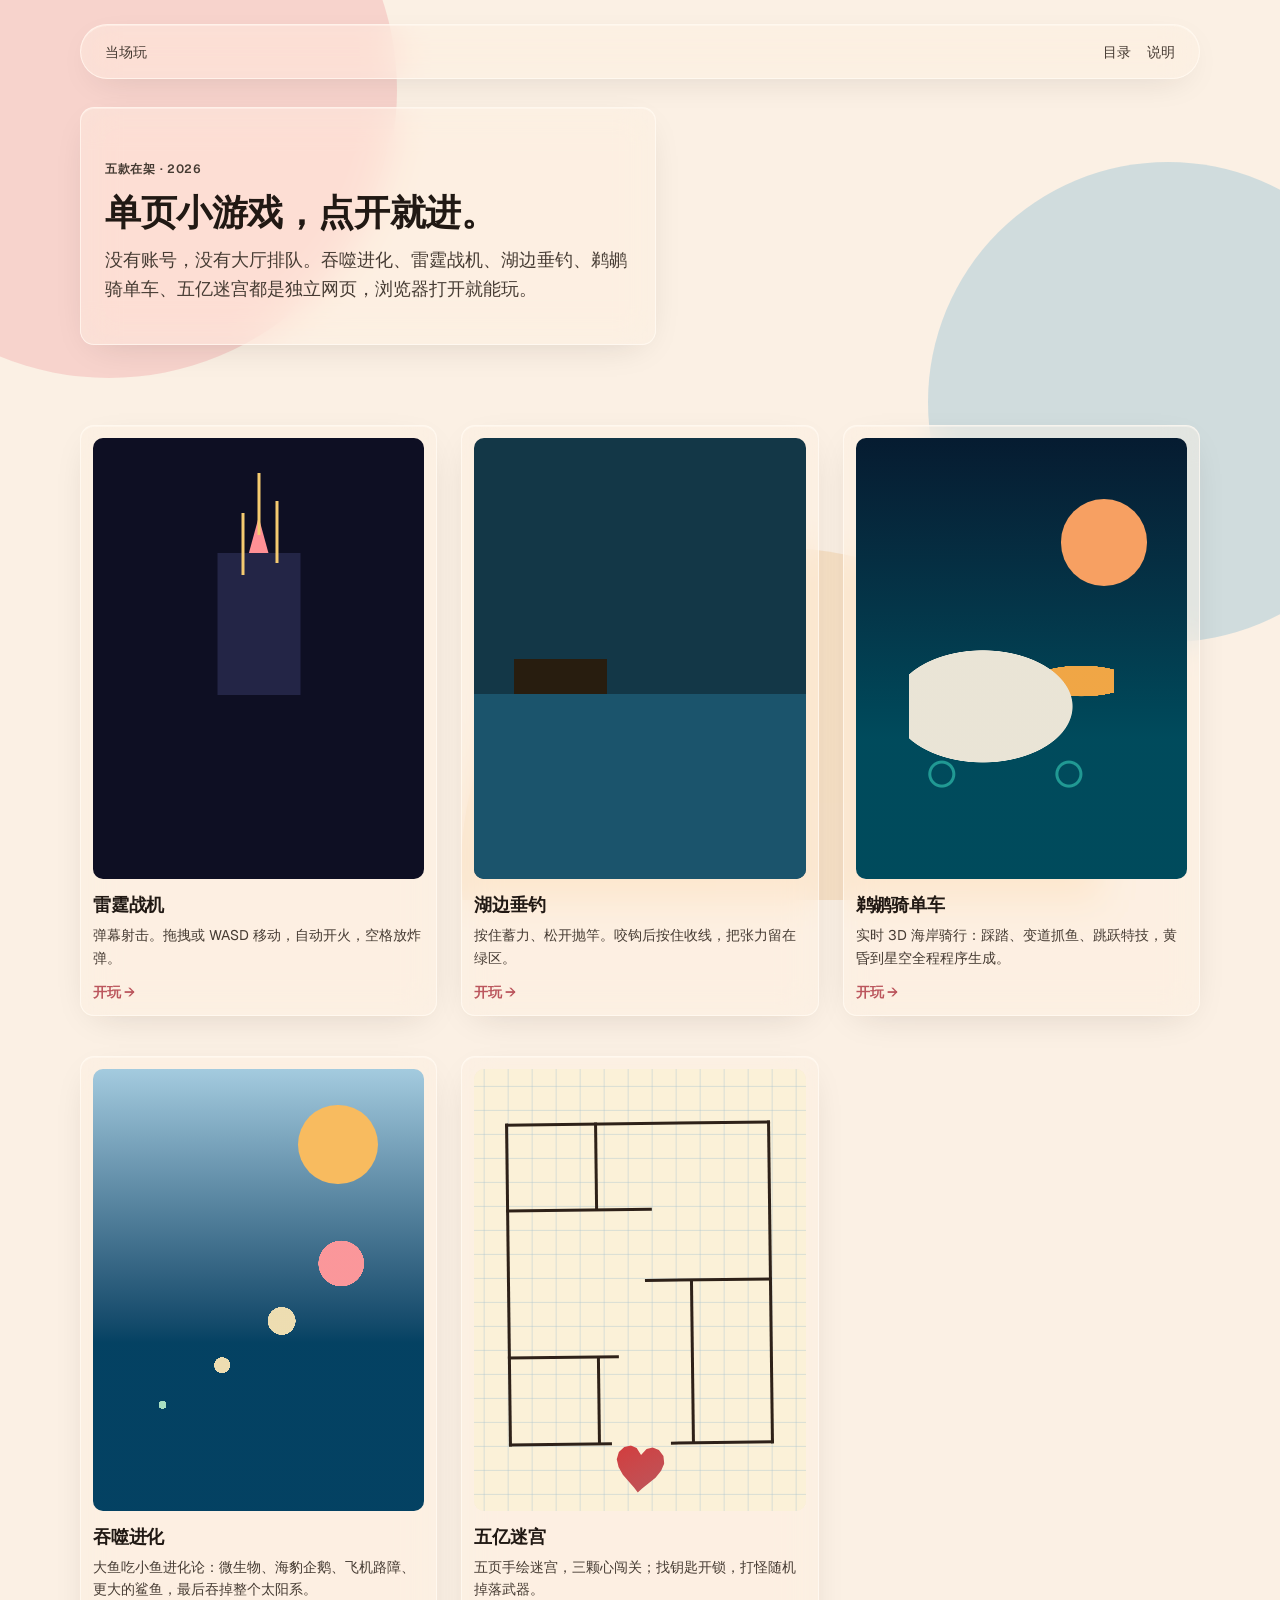
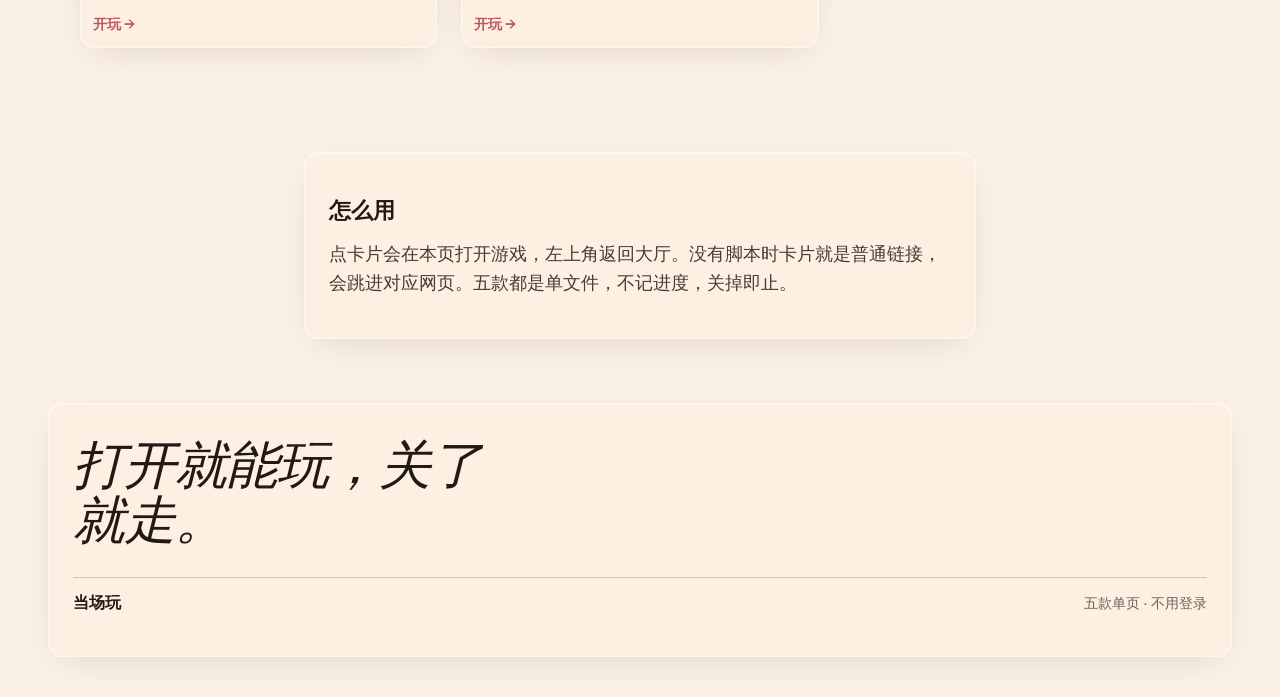
<file: index.html>
<!DOCTYPE html>
<html lang="zh-CN" data-theme="plume">
<head>
  <meta charset="UTF-8" />
  <meta name="viewport" content="width=device-width, initial-scale=1.0" />
  <meta name="description" content="当场玩：吞噬进化、雷霆战机、湖边垂钓、鹈鹕骑单车、五亿迷宫。单页小游戏目录，不用账号，点开即玩。" />
  <title>当场玩 · 五款单页游戏</title>
  <link rel="preconnect" href="https://fonts.googleapis.com" />
  <link rel="preconnect" href="https://fonts.gstatic.com" crossorigin />
  <link href="https://fonts.googleapis.com/css2?family=Geist:wght@400;500;600;700&family=Newsreader:ital,opsz,wght@1,16..72,500&display=swap" rel="stylesheet" />
  <link rel="stylesheet" href="tokens.css" />
  <style>
/* Hallmark · genre: playful · macrostructure: Catalogue
 * theme: Plume · accent: rose 18° · studied: no
 * tone: playful · audience: casual players · use: click a game and play
 * nav: N1 · footer: Ft5 · enrichment: none (typography + CSS art thumbs)
 * F6 knobs: ratio=3/4 portrait, density=3-up, micro-action=开玩
 * motion: card-lift · overlay-fade · blob-drift
 * glass: nav · mast · cards · notes · footer · stage bar
 * pre-emit critique: P4 H5 E4 S4 R4 V4 */

*, *::before, *::after { box-sizing: border-box; margin: 0; padding: 0; }
html, body { overflow-x: clip; }
html { scroll-behavior: smooth; }

body {
  font-family: var(--font-body);
  font-size: var(--text-md);
  font-weight: 400;
  color: var(--color-ink);
  background: var(--color-paper);
  line-height: var(--lh-relaxed);
  -webkit-font-smoothing: antialiased;
  -moz-osx-font-smoothing: grayscale;
}

a { color: inherit; }

.aura {
  position: fixed;
  inset: 0;
  z-index: 0;
  pointer-events: none;
  overflow: hidden;
}
.aura__blob {
  position: absolute;
  border-radius: 50%;
  will-change: transform;
}
.aura__blob--a {
  width: min(36rem, 58vw);
  height: min(36rem, 58vw);
  left: -14%;
  top: -22%;
  background: oklch(78% 0.10 18 / 0.34);
  animation: blob-drift 28s var(--ease-in-out) infinite;
}
.aura__blob--b {
  width: min(30rem, 48vw);
  height: min(30rem, 48vw);
  right: -10%;
  top: 18%;
  background: oklch(72% 0.08 230 / 0.30);
  animation: blob-drift 34s var(--ease-in-out) infinite reverse;
}
.aura__blob--c {
  width: min(40rem, 64vw);
  height: min(40rem, 64vw);
  left: 36%;
  bottom: -32%;
  background: oklch(82% 0.10 70 / 0.28);
  animation: blob-drift 40s var(--ease-in-out) infinite;
}
@keyframes blob-drift {
  0%, 100% { transform: translate(0, 0); }
  50% { transform: translate(4%, -6%); }
}

.wrap {
  width: min(100%, var(--page-max));
  margin-inline: auto;
  padding-inline: var(--page-gutter);
  min-width: 0;
  position: relative;
  z-index: var(--z-base);
}

.glass {
  background: var(--glass-fill);
  backdrop-filter: blur(var(--glass-blur)) saturate(var(--glass-sat));
  -webkit-backdrop-filter: blur(var(--glass-blur)) saturate(var(--glass-sat));
  border: 1px solid var(--glass-stroke);
  box-shadow:
    var(--glass-shadow),
    inset 0 1px 0 var(--glass-stroke-inner);
  isolation: isolate;
}

/* N1 wordmark + 2 links, sticky frosted pill */
.nav-wrap {
  position: sticky;
  top: var(--space-sm);
  z-index: var(--z-sticky-nav);
  padding-block: var(--space-sm) 0;
}
.nav-min {
  display: flex;
  align-items: baseline;
  justify-content: space-between;
  gap: var(--space-lg);
  padding: var(--space-sm) var(--space-lg);
  border-radius: var(--radius-pill);
}
.wordmark {
  font-family: var(--font-display);
  font-weight: 700;
  font-size: var(--text-lg);
  letter-spacing: var(--tracking-tight);
  text-decoration: none;
  color: var(--color-ink);
  white-space: nowrap;
}
.nav-min ul {
  list-style: none;
  display: flex;
  gap: var(--space-md);
  min-width: 0;
}
.nav-min a {
  font-size: var(--text-sm);
  font-weight: 500;
  color: var(--color-neutral);
  text-decoration: none;
  white-space: nowrap;
  padding: var(--space-3xs) 0;
  border-bottom: var(--rule-fine) solid transparent;
  transition: color var(--dur-micro) var(--ease-out),
              border-color var(--dur-micro) var(--ease-out);
}
.nav-min a:hover,
.nav-min a.is-hover { color: var(--color-ink); border-bottom-color: var(--color-ink); }
.nav-min a:focus-visible,
.nav-min a.is-focus {
  outline: 2px solid var(--color-focus);
  outline-offset: 3px;
  border-radius: 2px;
}
.nav-min a:active,
.nav-min a.is-active { transform: translateY(1px); }

/* Catalogue mast — inventory header, not a display hero */
.mast {
  margin-top: var(--space-xl);
  margin-bottom: var(--space-2xl);
  padding: var(--space-xl) var(--space-lg);
  max-width: 36rem;
  min-width: 0;
  border-radius: var(--radius-card);
}
.mast__count {
  font-size: var(--text-xs);
  font-weight: 600;
  letter-spacing: var(--tracking-label);
  text-transform: uppercase;
  color: var(--color-muted);
  margin-bottom: var(--space-sm);
}
.mast h1 {
  font-family: var(--font-display);
  font-size: var(--text-2xl);
  font-weight: 700;
  letter-spacing: var(--tracking-tight);
  line-height: var(--lh-snug);
  overflow-wrap: anywhere;
  min-width: 0;
}
.mast p {
  margin-top: var(--space-sm);
  color: var(--color-neutral);
  max-width: var(--measure);
}

/* F6 product card grid */
.shelf {
  display: grid;
  grid-template-columns: minmax(0, 1fr);
  gap: var(--space-xl) var(--space-lg);
  padding-bottom: var(--space-3xl);
  padding-top: var(--space-md);
}
@media (min-width: 40rem) {
  .shelf { grid-template-columns: repeat(2, minmax(0, 1fr)); }
}
@media (min-width: 60rem) {
  .shelf { grid-template-columns: repeat(3, minmax(0, 1fr)); }
}

.game {
  display: grid;
  grid-template-rows: auto 1fr auto;
  gap: var(--space-sm);
  text-decoration: none;
  color: var(--color-ink);
  min-width: 0;
  border-radius: var(--radius-card);
  outline: none;
  padding: var(--space-sm);
  transition: transform var(--dur-short) var(--ease-out),
              background var(--dur-short) var(--ease-out);
}
.game__media {
  position: relative;
  display: block;
  aspect-ratio: 3 / 4;
  border-radius: calc(var(--radius-card) - 4px);
  overflow: hidden;
  background: var(--color-paper-2);
  min-width: 0;
}
.game__art {
  width: 100%;
  height: 100%;
  display: block;
  position: relative;
}
.game__meta h2 {
  font-family: var(--font-display);
  font-size: var(--text-md);
  font-weight: 600;
  letter-spacing: var(--tracking-tight);
  overflow-wrap: anywhere;
  min-width: 0;
}
.game__meta p {
  font-size: var(--text-sm);
  color: var(--color-neutral);
  margin-top: var(--space-2xs);
}
.game__play {
  font-size: var(--text-sm);
  font-weight: 600;
  color: var(--color-accent);
  justify-self: start;
  transition: transform var(--dur-micro) var(--ease-out),
              color var(--dur-micro) var(--ease-out);
}
.game:hover .game__play,
.game.is-hover .game__play,
.game:focus-visible .game__play { transform: translateX(4px); }

@media (hover: hover) and (pointer: fine) {
  .game:hover,
  .game.is-hover {
    transform: translateY(-2px);
    background: var(--glass-fill-strong);
  }
}
.game:focus-visible,
.game.is-focus {
  outline: 2px solid var(--color-focus);
  outline-offset: 3px;
}
.game:active,
.game.is-active { transform: translateY(0); }
.game[aria-disabled="true"] { pointer-events: none; opacity: 0.45; }
.game[data-state="loading"] .game__play::after { content: " …"; }
.game[data-state="error"] .game__play { color: var(--color-ink); }
.game[data-state="success"] .game__play { color: var(--color-ink-2); }

/* CSS art — fighter */
.art--fighter { background: var(--art-fighter-sky); }
.art--fighter::before {
  content: "";
  position: absolute;
  inset: 18% 42% auto 42%;
  height: 22%;
  background: var(--art-fighter-ship);
  clip-path: polygon(50% 0, 100% 100%, 0 100%);
}
.art--fighter::after {
  content: "";
  position: absolute;
  left: 50%;
  top: 8%;
  width: 3px;
  height: 14%;
  transform: translateX(-50%);
  background: var(--art-fighter-shot);
  box-shadow:
    18px 28px 0 0 var(--art-fighter-shot),
    -16px 40px 0 0 var(--art-fighter-shot),
    0 120px 0 40px var(--art-fighter-mid);
}

/* CSS art — fishing */
.art--fish { background: var(--art-fish-sky); }
.art--fish::before {
  content: "";
  position: absolute;
  inset: 58% 0 0;
  background: var(--art-fish-water);
}
.art--fish::after {
  content: "";
  position: absolute;
  left: 12%;
  bottom: 42%;
  width: 28%;
  height: 8%;
  background: var(--art-fish-dock);
  box-shadow:
    42px -86px 0 -18px var(--art-fish-bobber),
    54px -40px 0 -22px var(--color-ink);
}

/* CSS art — pelican */
.art--ostrich { background: linear-gradient(var(--art-ostrich-sky), var(--art-ostrich-road) 68%); }
.art--ostrich::before {
  content: "";
  position: absolute;
  right: 12%;
  top: 14%;
  width: 26%;
  aspect-ratio: 1;
  border-radius: 50%;
  background: var(--art-ostrich-sun);
}
.art--ostrich::after {
  content: "";
  position: absolute;
  left: 16%;
  bottom: 20%;
  width: 62%;
  height: 32%;
  background:
    radial-gradient(circle 11px at 16% 88%, transparent 10px, var(--art-ostrich-wheel) 11px, var(--art-ostrich-wheel) 13px, transparent 14px),
    radial-gradient(circle 11px at 78% 88%, transparent 10px, var(--art-ostrich-wheel) 11px, var(--art-ostrich-wheel) 13px, transparent 14px),
    radial-gradient(ellipse 44% 40% at 36% 40%, var(--art-ostrich-body) 99%, transparent),
    radial-gradient(circle 9px at 62% 16%, var(--art-ostrich-body) 99%, transparent),
    radial-gradient(ellipse 24% 11% at 84% 22%, var(--art-ostrich-beak) 99%, transparent);
}

/* CSS art — devour */
.art--devour { background: linear-gradient(var(--art-devour-sky), var(--art-devour-sea) 62%); }
.art--devour::before {
  content: "";
  position: absolute;
  right: 14%;
  top: 8%;
  width: 24%;
  aspect-ratio: 1;
  border-radius: 50%;
  background: var(--art-devour-sun);
}
.art--devour::after {
  content: "";
  position: absolute;
  inset: 0;
  background:
    radial-gradient(circle 4px at 21% 76%, var(--art-devour-fish-1) 99%, transparent),
    radial-gradient(circle 8px at 39% 67%, var(--art-devour-fish-2) 99%, transparent),
    radial-gradient(circle 14px at 57% 57%, var(--art-devour-fish-2) 99%, transparent),
    radial-gradient(circle 23px at 75% 44%, var(--art-devour-fish-3) 99%, transparent);
}

/* CSS art — maze */
.art--maze {
  background-color: var(--art-maze-paper);
  background-image:
    linear-gradient(var(--art-maze-grid) 1px, transparent 1px),
    linear-gradient(90deg, var(--art-maze-grid) 1px, transparent 1px);
  background-position: center;
  background-size: 1.5rem 1.5rem;
}
.art--maze::before {
  content: "";
  position: absolute;
  inset: 12% 10% 15%;
  transform: rotate(-0.7deg);
  background:
    linear-gradient(var(--art-maze-ink), var(--art-maze-ink)) 0 0 / 100% 3px no-repeat,
    linear-gradient(var(--art-maze-ink), var(--art-maze-ink)) 0 0 / 3px 100% no-repeat,
    linear-gradient(var(--art-maze-ink), var(--art-maze-ink)) 100% 0 / 3px 100% no-repeat,
    linear-gradient(var(--art-maze-ink), var(--art-maze-ink)) 0 100% / 39% 3px no-repeat,
    linear-gradient(var(--art-maze-ink), var(--art-maze-ink)) 100% 100% / 39% 3px no-repeat,
    linear-gradient(var(--art-maze-ink), var(--art-maze-ink)) 0 27% / 55% 3px no-repeat,
    linear-gradient(var(--art-maze-ink), var(--art-maze-ink)) 34% 0 / 3px 27% no-repeat,
    linear-gradient(var(--art-maze-ink), var(--art-maze-ink)) 100% 49% / 48% 3px no-repeat,
    linear-gradient(var(--art-maze-ink), var(--art-maze-ink)) 70% 100% / 3px 51% no-repeat,
    linear-gradient(var(--art-maze-ink), var(--art-maze-ink)) 0 73% / 42% 3px no-repeat,
    linear-gradient(var(--art-maze-ink), var(--art-maze-ink)) 34% 100% / 3px 27% no-repeat;
}
.art--maze::after {
  content: "";
  position: absolute;
  left: 42.5%;
  bottom: 4%;
  width: 15%;
  aspect-ratio: 1;
  transform: rotate(5deg);
  background: linear-gradient(145deg, var(--art-maze-heart), var(--color-accent));
  clip-path: polygon(50% 98%, 42% 89%, 17% 65%, 7% 50%, 2% 35%, 5% 20%, 15% 9%, 28% 5%, 40% 9%, 50% 22%, 60% 9%, 72% 5%, 85% 9%, 95% 20%, 98% 35%, 93% 50%, 83% 65%, 58% 89%);
}

.note {
  padding: var(--space-xl) var(--space-lg);
  max-width: 42rem;
  min-width: 0;
  margin-bottom: var(--space-2xl);
  border-radius: var(--radius-card);
}
.note h2 {
  font-family: var(--font-display);
  font-size: var(--text-lg);
  font-weight: 600;
  margin-bottom: var(--space-sm);
  overflow-wrap: anywhere;
}
.note p { color: var(--color-neutral); }
.note + .note { padding-top: 0; }

.foot-stmt {
  position: relative;
  z-index: var(--z-base);
  margin: 0 var(--page-gutter) var(--space-xl);
  padding: var(--space-xl) var(--space-lg);
  display: grid;
  gap: var(--space-lg);
  border-radius: var(--radius-card);
}
.foot-stmt__line {
  font-family: var(--font-serif);
  font-style: italic;
  font-size: clamp(1.75rem, 5vw, 3.25rem);
  font-weight: 500;
  line-height: 1.05;
  letter-spacing: -0.02em;
  max-width: 14ch;
  overflow-wrap: anywhere;
  min-width: 0;
}
.foot-stmt__meta {
  display: flex;
  justify-content: space-between;
  align-items: baseline;
  gap: var(--space-md);
  flex-wrap: wrap;
  padding-block-start: var(--space-sm);
  border-top: var(--rule-hair) solid var(--color-rule);
  font-size: var(--text-sm);
  color: var(--color-muted);
}
.foot-stmt__meta .wordmark { font-size: var(--text-base); }

/* In-page player */
.stage {
  position: fixed;
  inset: 0;
  z-index: var(--z-modal);
  background: var(--color-ink);
  display: none;
  flex-direction: column;
}
.stage.is-open { display: flex; }
.stage__bar {
  display: flex;
  align-items: center;
  justify-content: space-between;
  gap: var(--space-md);
  min-height: var(--banner-height);
  padding: var(--space-xs) var(--page-gutter);
  background: var(--glass-fill-strong);
  backdrop-filter: blur(var(--glass-blur)) saturate(var(--glass-sat));
  -webkit-backdrop-filter: blur(var(--glass-blur)) saturate(var(--glass-sat));
  border-bottom: 1px solid var(--glass-stroke);
  box-shadow: inset 0 1px 0 var(--glass-stroke-inner);
}
.stage__title {
  font-size: var(--text-sm);
  font-weight: 600;
  min-width: 0;
  overflow: hidden;
  text-overflow: ellipsis;
  white-space: nowrap;
}
.stage__back,
.stage iframe {
  border: 0;
}
.stage iframe {
  flex: 1;
  width: 100%;
  background: var(--color-ink);
}
.stage__back {
  font-family: var(--font-body);
  font-size: var(--text-sm);
  font-weight: 600;
  color: var(--color-paper);
  background: var(--color-ink);
  padding: 0.4rem 0.95rem;
  border-radius: var(--radius-pill);
  cursor: pointer;
  white-space: nowrap;
  transition: transform var(--dur-micro) var(--ease-out),
              background var(--dur-micro) var(--ease-out);
}
.stage__back:hover,
.stage__back.is-hover { background: var(--color-ink-2); transform: translateY(-1px); }
.stage__back:focus-visible,
.stage__back.is-focus { outline: 2px solid var(--color-focus); outline-offset: 3px; }
.stage__back:active,
.stage__back.is-active { transform: translateY(1px); }
.stage__back:disabled,
.stage__back.is-disabled { opacity: 0.4; cursor: not-allowed; }
.stage__back[data-state="loading"] { opacity: 0.7; }
.stage__back[data-state="error"] { background: var(--color-neutral); }
.stage__back[data-state="success"] { background: var(--color-ink); }

body.is-playing { overflow: hidden; }

@media (prefers-reduced-motion: reduce) {
  *, *::before, *::after {
    animation: none !important;
    transition: opacity 150ms linear !important;
    scroll-behavior: auto !important;
  }
  .game:hover,
  .game:hover .game__play { transform: none; }
}

@supports not ((backdrop-filter: blur(1px)) or (-webkit-backdrop-filter: blur(1px))) {
  .glass,
  .stage__bar {
    background: var(--color-paper-2);
  }
}
  </style>
</head>
<body>
  <div class="aura" aria-hidden="true">
    <span class="aura__blob aura__blob--a"></span>
    <span class="aura__blob aura__blob--b"></span>
    <span class="aura__blob aura__blob--c"></span>
  </div>

  <div class="nav-wrap wrap">
    <nav class="nav-min glass" aria-label="主导航">
      <a class="wordmark" href="#top">当场玩</a>
      <ul>
        <li><a href="#games">目录</a></li>
        <li><a href="#about">说明</a></li>
      </ul>
    </nav>
  </div>

  <main id="top">
    <div class="wrap">
      <header class="mast glass">
        <p class="mast__count">五款在架 · 2026</p>
        <h1>单页小游戏，点开就进。</h1>
        <p>没有账号，没有大厅排队。吞噬进化、雷霆战机、湖边垂钓、鹈鹕骑单车、五亿迷宫都是独立网页，浏览器打开就能玩。</p>
      </header>
    </div>

    <section class="shelf wrap" id="games" aria-label="游戏目录">
      <a class="game glass" href="thunder-fighter.html" data-play data-title="雷霆战机">
        <div class="game__media" aria-hidden="true">
          <span class="game__art art--fighter"></span>
        </div>
        <div class="game__meta">
          <h2>雷霆战机</h2>
          <p>弹幕射击。拖拽或 WASD 移动，自动开火，空格放炸弹。</p>
        </div>
        <span class="game__play">开玩 →</span>
      </a>

      <a class="game glass" href="fishing-demo.html" data-play data-title="湖边垂钓">
        <div class="game__media" aria-hidden="true">
          <span class="game__art art--fish"></span>
        </div>
        <div class="game__meta">
          <h2>湖边垂钓</h2>
          <p>按住蓄力、松开抛竿。咬钩后按住收线，把张力留在绿区。</p>
        </div>
        <span class="game__play">开玩 →</span>
      </a>

      <a class="game glass" href="ostrich-delivery.html" data-play data-title="鹈鹕骑单车">
        <div class="game__media" aria-hidden="true">
          <span class="game__art art--ostrich"></span>
        </div>
        <div class="game__meta">
          <h2>鹈鹕骑单车</h2>
          <p>实时 3D 海岸骑行：踩踏、变道抓鱼、跳跃特技，黄昏到星空全程程序生成。</p>
        </div>
        <span class="game__play">开玩 →</span>
      </a>

      <a class="game glass" href="devour-evolution.html" data-play data-title="吞噬进化">
        <div class="game__media" aria-hidden="true">
          <span class="game__art art--devour"></span>
        </div>
        <div class="game__meta">
          <h2>吞噬进化</h2>
          <p>大鱼吃小鱼进化论：微生物、海豹企鹅、飞机路障、更大的鲨鱼，最后吞掉整个太阳系。</p>
        </div>
        <span class="game__play">开玩 →</span>
      </a>

      <a class="game glass" href="maze.html" data-play data-title="五亿迷宫">
        <div class="game__media" aria-hidden="true">
          <span class="game__art art--maze"></span>
        </div>
        <div class="game__meta">
          <h2>五亿迷宫</h2>
          <p>五页手绘迷宫，三颗心闯关；找钥匙开锁，打怪随机掉落武器。</p>
        </div>
        <span class="game__play">开玩 →</span>
      </a>
    </section>

    <section class="note wrap glass" id="about">
      <h2>怎么用</h2>
      <p>点卡片会在本页打开游戏，左上角返回大厅。没有脚本时卡片就是普通链接，会跳进对应网页。五款都是单文件，不记进度，关掉即止。</p>
    </section>
  </main>

  <footer class="foot-stmt glass">
    <p class="foot-stmt__line">打开就能玩，关了就走。</p>
    <div class="foot-stmt__meta">
      <span class="wordmark">当场玩</span>
      <span>五款单页 · 不用登录</span>
    </div>
  </footer>

  <div class="stage" id="stage" hidden>
    <div class="stage__bar">
      <button type="button" class="stage__back" id="stageBack">返回大厅</button>
      <p class="stage__title" id="stageTitle">游戏</p>
    </div>
    <iframe id="stageFrame" title="游戏画面" allow="fullscreen" tabindex="0"></iframe>
  </div>

  <script>
  (function () {
    var stage = document.getElementById('stage');
    var frame = document.getElementById('stageFrame');
    var title = document.getElementById('stageTitle');
    var back = document.getElementById('stageBack');
    var links = document.querySelectorAll('[data-play]');

    function focusPlayer() {
      frame.focus();
      try {
        frame.contentWindow.focus();
        var gameCanvas = frame.contentDocument.querySelector('canvas');
        if (gameCanvas) {
          gameCanvas.tabIndex = 0;
          gameCanvas.focus();
        }
      } catch (_) {}
    }

    function openPlay(href, name) {
      title.textContent = name;
      frame.onload = focusPlayer;
      frame.src = href;
      stage.hidden = false;
      stage.classList.add('is-open');
      document.body.classList.add('is-playing');
    }

    function closePlay() {
      stage.classList.remove('is-open');
      stage.hidden = true;
      document.body.classList.remove('is-playing');
      frame.onload = null;
      frame.src = 'about:blank';
    }

    links.forEach(function (link) {
      link.addEventListener('click', function (event) {
        if (event.metaKey || event.ctrlKey || event.shiftKey || event.altKey) return;
        event.preventDefault();
        openPlay(link.getAttribute('href'), link.getAttribute('data-title') || '游戏');
      });
    });

    back.addEventListener('click', closePlay);
    document.addEventListener('keydown', function (event) {
      if (event.key === 'Escape' && stage.classList.contains('is-open')) closePlay();
    });
  })();
  </script>
</body>
</html>
</file>
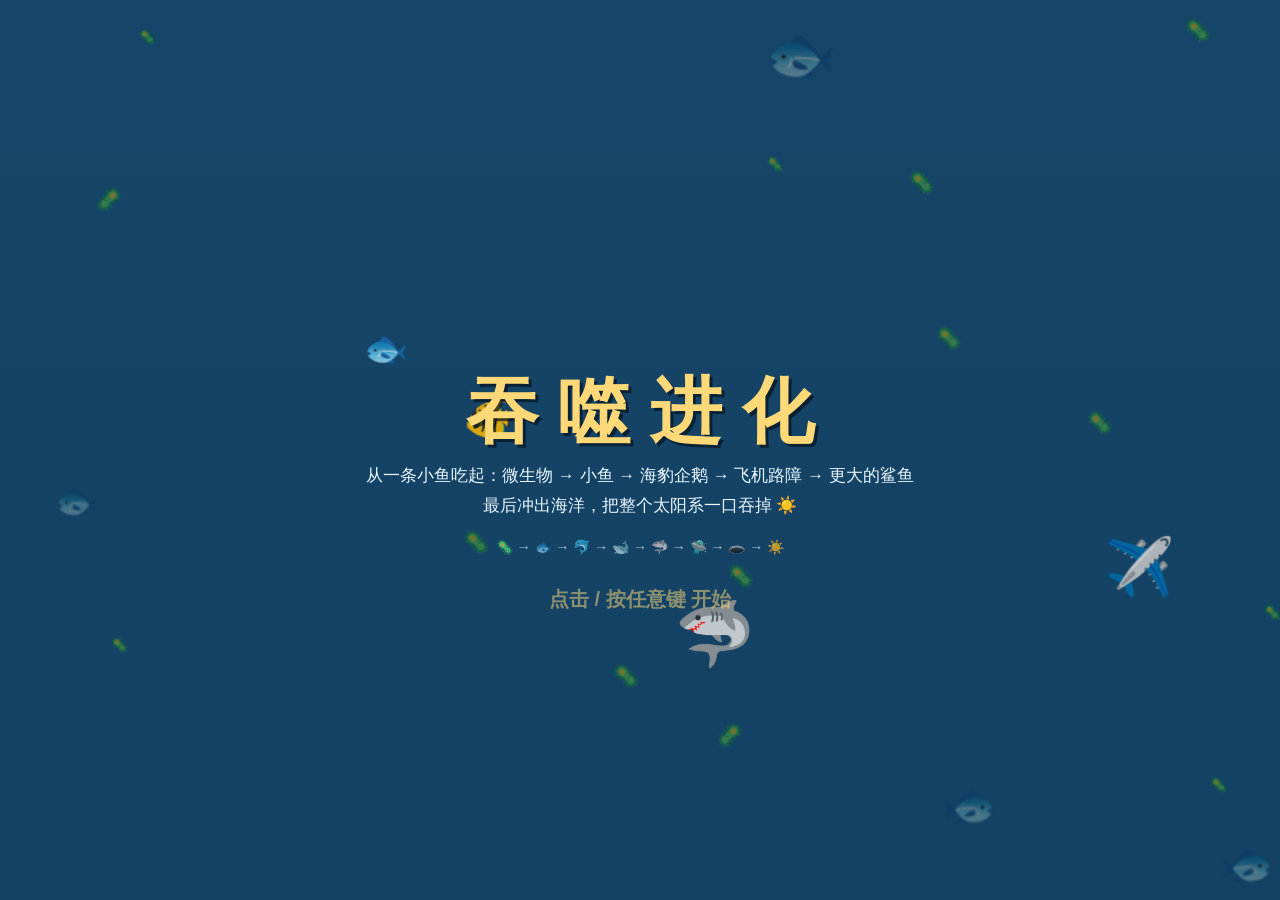
<file: devour-evolution.html>
<!DOCTYPE html>
<html lang="zh-CN">
<head>
<meta charset="UTF-8">
<meta name="viewport" content="width=device-width,initial-scale=1,maximum-scale=1,user-scalable=no,viewport-fit=cover">
<meta name="theme-color" content="#07263f">
<title>吞噬进化 · Devour Evolution</title>
<style>
  * { margin: 0; padding: 0; box-sizing: border-box; }
  html, body {
    width: 100%; height: 100%; overflow: hidden;
    background: #07263f;
    -webkit-tap-highlight-color: transparent;
    -webkit-user-select: none; user-select: none;
    touch-action: none; overscroll-behavior: none;
  }
  #game { display: block; width: 100vw; height: 100vh; cursor: crosshair; }
  @media (pointer: coarse) { #game { cursor: none; } }
</style>
</head>
<body>
<canvas id="game"></canvas>
<script>
/* ==========================================================================
   吞噬进化 · Devour Evolution
   单文件 Canvas 成长吞噬游戏 — 无外部依赖、无持久化存储
   从微生物一路吃到大鱼、海豹企鹅、沉城汽车路障、更大的鲨鱼、天上的飞机，
   最后冲出海洋，吞掉月球、行星、地球和整个太阳系。
   ========================================================================== */
(function () {
'use strict';

/* ------------------------------ 常量与工具 ------------------------------ */
const TAU = Math.PI * 2;
const STEP = 1 / 60;

const rand  = (a, b) => a + Math.random() * (b - a);
const clamp = (v, a, b) => (v < a ? a : v > b ? b : v);
const lerp  = (a, b, t) => a + (b - a) * t;
const dist2 = (ax, ay, bx, by) => { const dx = ax - bx, dy = ay - by; return dx * dx + dy * dy; };
const hash  = i => { const x = Math.sin(i * 127.1 + 311.7) * 43758.5453; return x - Math.floor(x); };

/* 世界坐标：y 向下增大。太空在顶端，海水在中段，海底沉城在底部。 */
const WORLD_W  = 24000;
const WORLD_TOP  = -4200;   // 太空上界
const SPACE_Y    = 2600;    // 太空 / 天空分界
const SURFACE    = 7200;    // 海平面
const FLOOR      = 13600;   // 海底
const CITY = { x0: 500, x1: 6600, y0: 12880, y1: 13480 };   // 海底沉城
const SUN_SIZE   = 1500;    // 太阳半径（吞下即通关）
const SUN_POS    = { x: WORLD_W / 2, y: -2000 };
const GRAVITY    = 150;

/* ------------------------------ 进化阶段 ------------------------------ */
const STAGES = [
  { size: 0,   e: '🐟', name: '浮游幼鱼', unlock: '微生物 🦠' },
  { size: 30,  e: '🐠', name: '小鱼',     unlock: '鱼群 🐟' },
  { size: 55,  e: '🐬', name: '猎手',     unlock: '中鱼 🐠 · 乌贼 🦑 · 海龟 🐢' },
  { size: 95,  e: '🐋', name: '巨兽',     unlock: '企鹅 🐧 · 海豹 🦭 · 快艇 🚤 · 沉城车群 🚗🚧' },
  { size: 160, e: '🦈', name: '鲨鱼猎人', unlock: '鲨鱼 🦈 · 轮船 🚢 · 直升机 🚁 · 飞机 ✈️' },
  { size: 280, e: '🛸', name: '宇宙鱼',   unlock: '人造卫星 🛰️ · 已能自由飞出海洋' },
  { size: 480, e: '🕳️', name: '吞噬者',   unlock: '月球 🌕 · 行星 🪐 · 地球 🌍' }
];

/* ------------------------------ 物种表 ------------------------------ */
/* s: 体型半径区间 · n: 营养(转化为质量) · v: 游速 · z: 栖息层 · pop: 随玩家体型的目标数量 */
const ZONE = {
  water:   () => [SURFACE + 120, FLOOR - 160],
  mid:     () => [SURFACE + 500, SURFACE + 4200],
  deep:    () => [SURFACE + 2800, FLOOR - 260],
  abyss:   () => [SURFACE + 4200, FLOOR - 500],
  surface: () => [SURFACE + 100, SURFACE + 1100],
  float:   () => [SURFACE - 40, SURFACE + 40],
  skyLow:  () => [SURFACE - 460, SURFACE - 90],
  skyHigh: () => [SURFACE - 3200, SURFACE - 800],
  space:   () => [1200, 2450],
  city:    () => [CITY.y0, CITY.y1]
};

const SPECIES = {
  microbe:  { e: '🦠', s: [3, 6],       n: 0.12, v: 7,   score: 1,    z: 'water',   pop: s => s < 40 ? 34 : s < 110 ? 16 : 8 },
  smallfish:{ e: '🐟', s: [8, 14],      n: 0.7,  v: 55,  score: 3,    z: 'mid',   flee: 1, pop: s => s < 80 ? 20 : 10 },
  medfish:  { e: '🐠', s: [18, 30],     n: 2.6,  v: 72,  score: 8,    z: 'mid',   flee: 1, pop: s => s < 38 ? 0 : 12 },
  squid:    { e: '🦑', s: [22, 34],     n: 3.4,  v: 46,  score: 10,   z: 'deep',  flee: 1, pop: s => s < 48 ? 0 : 4 },
  turtle:   { e: '🐢', s: [26, 40],     n: 4.5,  v: 30,  score: 12,   z: 'surface', flee: 1, pop: s => s < 58 ? 0 : 3 },
  penguin:  { e: '🐧', s: [30, 44],     n: 9,    v: 95,  score: 20,   z: 'surface', flee: 1, pop: s => s < 72 ? 0 : 4 },
  seal:     { e: '🦭', s: [38, 56],     n: 14,   v: 70,  score: 30,   z: 'surface', flee: 1, pop: s => s < 86 ? 0 : 4 },
  car:      { e: '🚗', s: [26, 40],     n: 9,    v: 26,  score: 18,   z: 'city',  patrol: 1, pop: s => s < 86 ? 0 : 5 },
  bus:      { e: '🚌', s: [40, 55],     n: 15,   v: 18,  score: 30,   z: 'city',  patrol: 1, pop: s => s < 100 ? 0 : 3 },
  block:    { e: '🚧', s: [22, 36],     n: 8,    v: 0,   score: 15,   z: 'city',  still: 1, pop: s => s < 86 ? 0 : 6 },
  boat:     { e: '🚤', s: [46, 72],     n: 24,   v: 85,  score: 45,   z: 'float', flee: 1, pop: s => s < 95 ? 0 : 3 },
  ship:     { e: '🚢', s: [95, 150],    n: 45,   v: 30,  score: 90,   z: 'float', pop: s => s < 150 ? 0 : 2 },
  heli:     { e: '🚁', s: [40, 64],     n: 30,   v: 115, score: 60,   z: 'skyLow', cruise: 1, pop: s => s < 100 ? 0 : 3 },
  plane:    { e: '✈️', s: [60, 100],    n: 40,   v: 175, score: 80,   z: 'skyHigh', cruise: 1, pop: s => s < 150 ? 0 : 4 },
  shark:    { e: '🦈', s: [40, 900],    n: 65,   v: 130, score: 150,  z: 'deep',  hunt: 1, pop: s => s < 45 ? 0 : 3 },
  whale:    { e: '🐋', s: [160, 260],   n: 130,  v: 36,  score: 250,  z: 'abyss', pop: s => s < 230 ? 0 : 2 },
  sat:      { e: '🛰️', s: [90, 150],    n: 380,  v: 45,  score: 400,  z: 'space', cruise: 1, pop: s => s < 300 ? 0 : 4 },
  moon:     { e: '🌕', s: [380, 420],   n: 950,  v: 8,   score: 1500, z: 'space', celestial: 1, pop: s => s < 700 ? 0 : 2 },
  planet:   { e: '🪐', s: [640, 880],   n: 1900, v: 8,   score: 3000, z: 'space', celestial: 1, pop: s => s < 1000 ? 0 : 2 },
  earth:    { e: '🌍', s: [1100, 1100], n: 6000, v: 0,   score: 10000, z: 'space', celestial: 1, pop: () => 0 },
  sun:      { e: '☀️', s: [1500, 1500], n: 99999, v: 0,  score: 50000, z: 'space', celestial: 1, pop: () => 0 }
};

/* 面朝左的 emoji（移动向右时水平翻转） */
const FACE_LEFT = new Set(['🐟', '🐠', '🐡', '🐬', '🐋', '🦈', '🦭', '🐢', '🦑', '🚗', '🚌', '🚤', '🚢', '🐧', '🦠']);

/* ------------------------------ 画布与视口 ------------------------------ */
const canvas = document.getElementById('game');
const ctx = canvas.getContext('2d', { alpha: false });
const view = { w: 0, h: 0, dpr: 1 };

function resize() {
  const dpr = Math.min(window.devicePixelRatio || 1, 2);
  view.dpr = dpr;
  view.w = window.innerWidth;
  view.h = window.innerHeight;
  canvas.width = Math.max(1, Math.floor(view.w * dpr));
  canvas.height = Math.max(1, Math.floor(view.h * dpr));
  canvas.style.width = view.w + 'px';
  canvas.style.height = view.h + 'px';
}

/* ------------------------------ emoji 精灵缓存 ------------------------------ */
const emojiCache = new Map();
function emojiSprite(ch, px) {
  px = Math.max(8, Math.ceil(px / 4) * 4);
  const key = ch + '@' + px;
  let sp = emojiCache.get(key);
  if (sp) return sp;
  const pad = Math.ceil(px * 0.35);
  const sz = px + pad * 2;
  const c = document.createElement('canvas');
  c.width = c.height = sz;
  const g = c.getContext('2d');
  g.font = px + 'px "Apple Color Emoji","Segoe UI Emoji","Noto Color Emoji",sans-serif';
  g.textAlign = 'center';
  g.textBaseline = 'middle';
  g.fillText(ch, sz / 2, sz / 2 + px * 0.04);
  sp = { c, half: sz / 2 };
  emojiCache.set(key, sp);
  if (emojiCache.size > 220) emojiCache.clear();
  return sp;
}
function drawEmoji(ch, x, y, size, flip) {
  const px = size * 2.15;
  if (px < 6 || px > 4200) return;
  const sp = emojiSprite(ch, px);
  ctx.save();
  ctx.translate(x, y);
  // flip 表示正在向左移动；鱼类 emoji 原生朝左，向右游时才镜像
  if (FACE_LEFT.has(ch) ? !flip : flip) ctx.scale(-1, 1);
  ctx.drawImage(sp.c, -sp.half, -sp.half);
  ctx.restore();
}

/* ------------------------------ 全局状态 ------------------------------ */
const game = {
  state: 'title',        // title | play | pause | over | win
  t: 0, playT: 0, endT: 0,
  score: 0, eaten: 0, maxSize: 16,
  flash: 0, hintT: 14, popCd: 0.5, stateT: 0
};
const player = {
  x: WORLD_W / 2, y: 8600, vx: 0, vy: 0,
  mass: 1, size: 16, dispSize: 16,
  hearts: 3, invuln: 0, dashT: 0, dashCd: 0,
  dir: 1, stage: 0, trail: 0
};
const cam = { x: player.x, y: player.y, z: 1, zt: 1, shake: 0 };

let entities = [];   // 猎物 / 天体
const parts = [];    // 粒子
const texts = [];    // 飘分
const chomps = [];   // 吞咽动画
const banners = [];  // 阶段横幅
let stars = [], clouds = [], kelps = [];

function refreshSize() {
  player.size = 16 * Math.sqrt(Math.max(player.mass, 1));
  player.dispSize = Math.max(player.dispSize, player.size * 0.6);
  game.maxSize = Math.max(game.maxSize, player.size);
  let st = 0;
  for (let i = 0; i < STAGES.length; i++) if (player.size >= STAGES[i].size) st = i;
  if (st > player.stage) {
    player.stage = st;
    player.hearts = 3;
    banners.push({ txt: '进化 · ' + STAGES[st].name, sub: '现在可以吃：' + STAGES[st].unlock, t: 0, life: 3 });
    sfxStage();
    ring(player.x, player.y, player.size * 3, 'rgba(255,255,255,0.9)');
  }
}
function stageOf(s) {
  let st = 0;
  for (let i = 0; i < STAGES.length; i++) if (s >= STAGES[i].size) st = i;
  return st;
}
function maxSpeed() { return 90 + player.size * 2.2; }

/* ------------------------------ 音效（WebAudio 合成） ------------------------------ */
let AC = null, master = null, muted = false, noiseBuf = null;
function ensureAudio() {
  if (AC) { if (AC.state === 'suspended') AC.resume(); return; }
  const Ctx = window.AudioContext || window.webkitAudioContext;
  if (!Ctx) return;
  AC = new Ctx();
  master = AC.createGain();
  master.gain.value = 0.5;
  master.connect(AC.destination);
  noiseBuf = AC.createBuffer(1, AC.sampleRate * 0.5, AC.sampleRate);
  const d = noiseBuf.getChannelData(0);
  for (let i = 0; i < d.length; i++) d[i] = Math.random() * 2 - 1;
}
function tone(f0, f1, dur, type, vol, delay) {
  if (!AC || muted) return;
  const t0 = AC.currentTime + (delay || 0);
  const o = AC.createOscillator(), g = AC.createGain();
  o.type = type;
  o.frequency.setValueAtTime(Math.max(1, f0), t0);
  o.frequency.exponentialRampToValueAtTime(Math.max(1, f1), t0 + dur);
  g.gain.setValueAtTime(vol, t0);
  g.gain.exponentialRampToValueAtTime(0.0001, t0 + dur);
  o.connect(g); g.connect(master);
  o.start(t0); o.stop(t0 + dur + 0.03);
}
function noise(dur, vol, freq) {
  if (!AC || muted) return;
  const t0 = AC.currentTime;
  const s = AC.createBufferSource(); s.buffer = noiseBuf; s.loop = true;
  const g = AC.createGain(), f = AC.createBiquadFilter();
  f.type = 'lowpass'; f.frequency.value = freq || 900;
  g.gain.setValueAtTime(vol, t0);
  g.gain.exponentialRampToValueAtTime(0.0001, t0 + dur);
  s.connect(f); f.connect(g); g.connect(master);
  s.start(t0); s.stop(t0 + dur + 0.03);
}
function sfxEat(size) {
  if (size > player.size * 0.55) { tone(170, 55, 0.3, 'sine', 0.5); noise(0.2, 0.2, 500); }
  else tone(950 - Math.min(650, size * 9), 300, 0.08, 'sine', 0.3);
}
function sfxHurt() { tone(230, 65, 0.35, 'sawtooth', 0.4); noise(0.25, 0.25, 400); }
function sfxDash() { noise(0.16, 0.22, 1600); }
function sfxSplash() { noise(0.22, 0.28, 700); }
function sfxStage() { [660, 880, 1180].forEach((f, i) => tone(f, f, 0.13, 'triangle', 0.3, i * 0.09)); }
function sfxWin() { [523, 659, 784, 1047, 784, 1047, 1319].forEach((f, i) => tone(f, f, 0.16, 'triangle', 0.32, i * 0.13)); }

/* ------------------------------ 输入 ------------------------------ */
const pointer = { sx: 0, sy: 0, active: false, downX: 0, downY: 0, downT: 0, down: false, moved: 0 };
const keys = new Set();

function screenToWorld(sx, sy) {
  return { x: (sx - view.w / 2) / cam.z + cam.x, y: (sy - view.h / 2) / cam.z + cam.y };
}
function primaryAction() {
  ensureAudio();
  if (game.state === 'title') { startGame(); return; }
  if ((game.state === 'over' || game.state === 'win') && game.stateT > 0.7) { startGame(); return; }
  if (game.state === 'pause') { game.state = 'play'; return; }
  if (game.state === 'play') dash();
}
canvas.addEventListener('pointerdown', e => {
  pointer.down = true; pointer.moved = 0;
  pointer.downX = e.clientX; pointer.downY = e.clientY; pointer.downT = performance.now();
  pointer.sx = e.clientX; pointer.sy = e.clientY; pointer.active = true;
  if (e.pointerType === 'mouse') {
    if (hitHud(e.clientX, e.clientY)) return;
    primaryAction();
  }
});
canvas.addEventListener('pointermove', e => {
  pointer.sx = e.clientX; pointer.sy = e.clientY; pointer.active = true;
  if (pointer.down) pointer.moved = Math.max(pointer.moved, Math.hypot(e.clientX - pointer.downX, e.clientY - pointer.downY));
});
canvas.addEventListener('pointerup', e => {
  if (pointer.down && e.pointerType !== 'mouse' && pointer.moved < 14 && performance.now() - pointer.downT < 300) {
    if (!hitHud(e.clientX, e.clientY)) primaryAction();
  }
  pointer.down = false;
});
canvas.addEventListener('contextmenu', e => e.preventDefault());

window.addEventListener('keydown', e => {
  const k = e.key;
  if (['ArrowUp', 'ArrowDown', 'ArrowLeft', 'ArrowRight', ' '].includes(k)) e.preventDefault();
  ensureAudio();
  if (game.state === 'title') { startGame(); return; }
  if ((game.state === 'over' || game.state === 'win') && game.stateT > 0.7) { startGame(); return; }
  if (k === ' ' || k === 'Spacebar') { if (game.state === 'play') dash(); return; }
  if (k === 'p' || k === 'P') { if (game.state === 'play') game.state = 'pause'; else if (game.state === 'pause') game.state = 'play'; return; }
  if (k === 'm' || k === 'M') { muted = !muted; return; }
  if (k === 'r' || k === 'R') { if (game.state !== 'title') startGame(); return; }
  keys.add(k.length === 1 ? k.toLowerCase() : k);
});
window.addEventListener('keyup', e => keys.delete(e.key.length === 1 ? e.key.toLowerCase() : e.key));
window.addEventListener('blur', () => { if (game.state === 'play') game.state = 'pause'; });

function keyDir() {
  let x = 0, y = 0;
  if (keys.has('ArrowLeft') || keys.has('a')) x -= 1;
  if (keys.has('ArrowRight') || keys.has('d')) x += 1;
  if (keys.has('ArrowUp') || keys.has('w')) y -= 1;
  if (keys.has('ArrowDown') || keys.has('s')) y += 1;
  return (x || y) ? { x, y } : null;
}

/* ------------------------------ 粒子 / 飘字 / 特效 ------------------------------ */
function bubble(x, y, r) {
  parts.push({ kind: 'bub', x, y, vx: rand(-14, 14), vy: rand(-60, -20), r: r || rand(2, 6), t: 0, life: rand(0.6, 1.6) });
}
function spark(x, y, col, n, spd) {
  for (let i = 0; i < (n || 8); i++) {
    const a = rand(0, TAU), v = rand(0.3, 1) * (spd || 160);
    parts.push({ kind: 'spk', x, y, vx: Math.cos(a) * v, vy: Math.sin(a) * v, r: rand(2, 5), t: 0, life: rand(0.3, 0.7), col });
  }
}
function ring(x, y, r, col) {
  parts.push({ kind: 'ring', x, y, r: r * 0.3, r1: r, t: 0, life: 0.5, col });
}
function popText(x, y, txt, col, big) {
  texts.push({ x, y, txt, col: col || '#fff', t: 0, life: 1.1, big: !!big });
}

/* ------------------------------ 生成 / 种群维持 ------------------------------ */
function spawnAt(key, inView) {
  const sp = SPECIES[key];
  let x, y, size;
  const band = ZONE[sp.z]();
  const vw = view.w / cam.z / 2, vh = view.h / cam.z / 2;
  if (inView) {
    // 开局铺场：视野内 + 少量外溢
    x = cam.x + rand(-(vw + 120), vw + 120);
    y = cam.y + rand(-(vh + 120), vh + 120);
  } else {
    // 围绕镜头环形生成，保证玩家附近一直有猎物
    const baseR = Math.hypot(vw, vh);
    const ang = rand(0, TAU), rr = baseR + rand(60, 700);
    x = cam.x + Math.cos(ang) * rr;
    y = cam.y + Math.sin(ang) * rr * 0.8;
  }
  if (sp.z === 'city') {
    x = clamp(x, CITY.x0 + 60, CITY.x1 - 60);
    y = rand(CITY.y0, CITY.y1);
  } else if (sp.z === 'float') {
    x = clamp(x, 400, WORLD_W - 400);
    y = SURFACE;
  } else {
    x = clamp(x, 300, WORLD_W - 300);
    y = clamp(y, band[0], band[1]);
  }
  if (key === 'shark') {
    const hunter = player.size > 55 && Math.random() < 0.55;
    size = hunter ? clamp(player.size * rand(1.15, 1.75), 60, 900)
                  : clamp(player.size * rand(0.5, 0.88), 40, 1200);
    const en = makeEntity(key, x, y, size);
    en.harm = hunter;
    return en;
  }
  size = rand(sp.s[0], sp.s[1]);
  const en = makeEntity(key, x, y, size);
  if (sp.z === 'float') en.y = SURFACE - en.size * 0.45;
  return en;
}
function makeEntity(key, x, y, size) {
  const sp = SPECIES[key];
  return {
    key, e: sp.e, x, y, size,
    vx: sp.cruise ? rand(0, 1) < 0.5 ? -sp.v : sp.v : rand(-sp.v, sp.v),
    vy: 0, harm: false, t: rand(0, 10),
    turnT: rand(0.5, 2.5), dir: rand(0, 1) < 0.5 ? -1 : 1
  };
}
function spawnCelestials() {
  const put = (key, x, y, s) => entities.push({ key, e: SPECIES[key].e, x, y, size: s, vx: 0, vy: 0, harm: false, t: rand(0, 10), celestial: true });
  put('moon', 7200, -1400, 420);
  put('moon', 15800, -2600, 380);
  put('planet', 4600, -700, 680);
  put('planet', 10200, -2200, 860);
  put('planet', 14200, -900, 640);
  put('planet', 21200, -2400, 760);
  put('sat', 9800, 1900, 130);
  entities.push({ key: 'earth', e: '🌍', x: 19400, y: -400, size: 1100, vx: 0, vy: 0, harm: false, t: 0, celestial: true });
  entities.push({ key: 'sun', e: '☀️', x: SUN_POS.x, y: SUN_POS.y, size: SUN_SIZE, vx: 0, vy: 0, harm: true, t: 0, celestial: true });
}
let popT = 0;
function maintain(dt) {
  popT -= dt;
  if (popT > 0) return;
  popT = 0.5;
  const counts = {};
  for (const en of entities) counts[en.key] = (counts[en.key] || 0) + 1;
  const deficits = [];
  for (const key in SPECIES) {
    const d = SPECIES[key].pop(player.size) - (counts[key] || 0);
    if (d > 0) deficits.push({ key, d });
  }
  deficits.sort((a, b) => b.d - a.d);
  let budget = 10;
  for (const { key } of deficits) {
    if (budget <= 0) break;
    entities.push(spawnAt(key));
    budget--;
  }
}

/* ------------------------------ 游戏流程 ------------------------------ */
function resetWorld() {
  entities = []; parts.length = 0; texts.length = 0; chomps.length = 0; banners.length = 0;
  player.x = WORLD_W / 2; player.y = 8600;
  player.vx = player.vy = 0;
  player.mass = 1; player.size = 16; player.dispSize = 16;
  player.hearts = 3; player.invuln = 0; player.dashT = 0; player.dashCd = 0;
  player.stage = 0; player.dir = 1;
  game.score = 0; game.eaten = 0; game.maxSize = 16;
  game.playT = 0; game.hintT = 14; game.flash = 0;
  cam.x = player.x; cam.y = player.y; cam.z = cam.zt = clamp(80 / player.size, 0.05, 1.8);
  cam.shake = 0;
  spawnCelestials();
  for (let i = 0; i < 26; i++) entities.push(spawnAt('microbe', true));
  for (let i = 0; i < 10; i++) entities.push(spawnAt('smallfish', true));
}
function startGame() {
  resetWorld();
  game.state = 'play';
  game.stateT = 0;
}
function gameOver() {
  game.state = 'over'; game.stateT = 0;
  tone(160, 40, 0.9, 'sawtooth', 0.4);
}
function winGame() {
  game.state = 'win'; game.stateT = 0; game.flash = 1.2;
  sfxWin();
  ring(player.x, player.y, player.size * 8, 'rgba(255,240,180,0.95)');
  spark(player.x, player.y, '#ffd977', 40, 500);
}

/* ------------------------------ 更新逻辑 ------------------------------ */
function dash() {
  if (player.dashCd > 0 || game.state !== 'play') return;
  player.dashT = 0.55; player.dashCd = 1.5;
  sfxDash();
  spark(player.x, player.y, 'rgba(255,255,255,0.8)', 10, 120);
}

function updatePlayer(dt) {
  const cosmic = player.stage >= 6;
  const inWater = player.y > SURFACE - player.size * 0.25;
  const spd = maxSpeed() * (player.dashT > 0 ? 2.3 : 1);

  let tx = player.x, ty = player.y;
  const kd = keyDir();
  if (kd) {
    tx = player.x + kd.x * 800; ty = player.y + kd.y * 800;
  } else if (pointer.active) {
    const w = screenToWorld(pointer.sx, pointer.sy);
    tx = w.x; ty = w.y;
  }
  const dx = tx - player.x, dy = ty - player.y;
  const d = Math.hypot(dx, dy) || 1;
  const authority = cosmic ? 1 : (inWater ? 1 : 0.35);
  const drive = Math.min(1, d / (view.h * 0.35 / cam.z)) * spd * authority;
  const ctrl = Math.min(1, (inWater || cosmic ? 9 : 3.2) * dt);
  player.vx += ((dx / d) * drive - player.vx) * ctrl;
  player.vy += ((dy / d) * drive - player.vy) * ctrl;

  if (!cosmic && !inWater) player.vy += GRAVITY * dt;

  if (player.dashT > 0) {
    player.dashT -= dt;
    player.trail -= dt;
    if (player.trail <= 0) { player.trail = 0.03; spark(player.x, player.y, 'rgba(180,225,255,0.7)', 2, 60); }
  }
  if (player.dashCd > 0) player.dashCd -= dt;
  if (player.invuln > 0) player.invuln -= dt;

  const wasWater = player.y > SURFACE;
  player.x += player.vx * dt;
  player.y += player.vy * dt;
  const isWater = player.y > SURFACE;
  if (wasWater !== isWater && Math.abs(player.vy) > 150) {
    sfxSplash();
    for (let i = 0; i < 12; i++) bubble(player.x + rand(-player.size, player.size), SURFACE, rand(3, 9));
  }

  // 世界边界
  if (player.x < 40) { player.x = 40; player.vx = Math.abs(player.vx) * 0.3; }
  if (player.x > WORLD_W - 40) { player.x = WORLD_W - 40; player.vx = -Math.abs(player.vx) * 0.3; }
  const yMin = WORLD_TOP + 80, yMax = FLOOR - player.size * 0.2;
  if (player.y < yMin) { player.y = yMin; player.vy = Math.abs(player.vy) * 0.3; }
  if (player.y > yMax) { player.y = yMax; player.vy = Math.min(player.vy, 0); }

  if (Math.abs(player.vx) > 12) player.dir = player.vx > 0 ? 1 : -1;
  if (player.dispSize < player.size) player.dispSize = Math.min(player.size, player.dispSize + player.size * dt * 2.4);
  else player.dispSize = lerp(player.dispSize, player.size, Math.min(1, dt * 6));

  if (game.playT > 0 && inWater && Math.random() < dt * 3) bubble(player.x - player.dir * player.size, player.y, rand(1.5, 4));
}

function updateEntities(dt) {
  const pr = player.dispSize;
  for (let i = entities.length - 1; i >= 0; i--) {
    const en = entities[i];
    const sp = SPECIES[en.key];
    if (!sp) continue;
    en.t += dt;

    if (sp.still) continue;

    if (sp.celestial) {
      en.x += en.vx * dt; en.y += en.vy * dt;
      continue;
    }
    if (sp.cruise) {
      en.x += en.vx * dt;
      en.y += Math.sin(en.t * 1.4) * 4 * dt;
      if (en.x < 300) { en.x = 300; en.vx = Math.abs(en.vx); }
      if (en.x > WORLD_W - 300) { en.x = WORLD_W - 300; en.vx = -Math.abs(en.vx); }
      if (sp.z === 'float') en.y = SURFACE - en.size * 0.45 + Math.sin(en.t * 1.8) * 5;
      continue;
    }
    if (sp.patrol) {
      en.x += en.vx * dt;
      if (en.x < CITY.x0 + 60) { en.x = CITY.x0 + 60; en.vx = Math.abs(en.vx); }
      if (en.x > CITY.x1 - 60) { en.x = CITY.x1 - 60; en.vx = -Math.abs(en.vx); }
      continue;
    }

    // 通用游荡
    en.turnT -= dt;
    if (en.turnT <= 0) {
      en.turnT = rand(0.8, 3);
      en.dir = Math.random() < 0.5 ? -1 : 1;
      en.vyTarget = rand(-sp.v, sp.v) * 0.4;
    }
    let vx = en.dir * sp.v, vy = en.vyTarget || 0;

    // 逃跑：被更大的玩家盯上就跑
    if (sp.flee && player.size > en.size * 1.15) {
      const dd = Math.hypot(player.x - en.x, player.y - en.y);
      if (dd < 1000 && dd > 1) {
        vx = (en.x - player.x) / dd * sp.v * 1.45;
        vy = (en.y - player.y) / dd * sp.v * 0.9;
      }
    }
    // 猎鲨：比玩家大就追杀
    if (sp.hunt && en.harm && player.size < en.size) {
      const dd = Math.hypot(player.x - en.x, player.y - en.y);
      if (dd < 2600 && dd > 1) {
        const chaseV = Math.min(maxSpeed() * 0.88, 130 + en.size * 0.5);
        vx = (player.x - en.x) / dd * chaseV;
        vy = (player.y - en.y) / dd * chaseV;
      }
    }
    en.vx = lerp(en.vx, vx, Math.min(1, dt * 3));
    en.vy = lerp(en.vy, vy, Math.min(1, dt * 3));
    en.x += en.vx * dt;
    en.y += en.vy * dt;
    if (Math.abs(en.vx) > 4) en.dir = en.vx > 0 ? 1 : -1;

    // 栖息带：猎鲨追击时可离开深水带，进入全水域
    const band = ZONE[sp.z]();
    let yLo = band[0], yHi = band[1];
    if (sp.hunt && en.harm && player.size < en.size &&
        dist2(player.x, player.y, en.x, en.y) < 2600 * 2600) {
      yLo = SURFACE + 150;
      yHi = FLOOR - 100;
    }
    if (sp.z !== 'float') en.y = clamp(en.y, yLo, yHi);
    en.x = clamp(en.x, 200, WORLD_W - 200);

    // 远离视野的动态单位回收
    const despawnR = Math.hypot(view.w, view.h) / cam.z * 0.85 + 1000;
    if (dist2(en.x, en.y, player.x, player.y) > despawnR * despawnR) entities.splice(i, 1);
  }
}

function eat(en) {
  en.dead = true;
  const sp = SPECIES[en.key];
  player.mass += sp.n;
  game.score += sp.score;
  game.eaten++;
  chomps.push({ e: en.e, x: en.x, y: en.y, size: en.size, dir: en.dir, t: 0 });
  spark(en.x, en.y, 'rgba(255,255,255,0.85)', 6 + Math.min(14, en.size * 0.2), 60 + en.size * 2);
  popText(en.x, en.y - en.size, '+' + sp.score, en.size > player.size * 0.5 ? '#ffd977' : '#eaf7ff', en.size > player.size * 0.5);
  if (en.size > player.size * 0.45) cam.shake = Math.min(16, 4 + en.size * 0.06);
  sfxEat(en.size);
  refreshSize();
  if (en.key === 'sun') winGame();
}

function hurt(en) {
  if (player.invuln > 0) return;
  player.hearts--;
  player.invuln = 2.5;
  player.mass = Math.max(1, player.mass * 0.92);
  refreshSize();
  cam.shake = 14;
  sfxHurt();
  spark(player.x, player.y, 'rgba(255,120,120,0.9)', 16, 260);
  const dd = Math.hypot(player.x - en.x, player.y - en.y) || 1;
  player.vx = (player.x - en.x) / dd * maxSpeed() * 1.6;
  player.vy = (player.y - en.y) / dd * maxSpeed() * 1.6;
  popText(player.x, player.y - player.size * 1.4, '被撞了！-' + (en.key === 'sun' ? '烫！' : '❤'), '#ff9d9d', true);
  if (player.hearts <= 0) gameOver();
}

function updateCollisions() {
  const pr = player.dispSize;
  for (const en of entities) {
    if (en.dead) continue;
    const rr = (pr + en.size) * 0.88;
    if (dist2(player.x, player.y, en.x, en.y) > rr * rr) continue;
    const edible = en.key === 'sun'
      ? player.size > en.size * 0.95
      : en.size < player.size * 0.95;
    if (edible) eat(en);
    else if (en.harm) hurt(en);
    else {
      // 中性大块头：轻轻推开
      const dd = Math.hypot(player.x - en.x, player.y - en.y) || 1;
      const push = (rr - dd) * 0.5;
      player.x += (player.x - en.x) / dd * push;
      player.y += (player.y - en.y) / dd * push;
    }
  }
  entities = entities.filter(e => !e.dead);
}

function updateFx(dt) {
  for (let i = parts.length - 1; i >= 0; i--) {
    const p = parts[i];
    p.t += dt;
    if (p.kind === 'bub') { p.x += p.vx * dt; p.y += p.vy * dt; p.vy -= 30 * dt; }
    else if (p.kind === 'spk') { p.x += p.vx * dt; p.y += p.vy * dt; p.vx *= 0.92; p.vy *= 0.92; }
    if (p.t >= p.life) parts.splice(i, 1);
  }
  if (parts.length > 400) parts.splice(0, parts.length - 400);
  for (let i = texts.length - 1; i >= 0; i--) {
    const t = texts[i];
    t.t += dt; t.y -= 46 * dt;
    if (t.t >= t.life) texts.splice(i, 1);
  }
  for (let i = chomps.length - 1; i >= 0; i--) {
    const c = chomps[i];
    c.t += dt;
    if (c.t > 0.28) chomps.splice(i, 1);
  }
  for (let i = banners.length - 1; i >= 0; i--) {
    banners[i].t += dt;
    if (banners[i].t > banners[i].life) banners.splice(i, 1);
  }
  if (game.flash > 0) game.flash -= dt * 1.6;
  if (cam.shake > 0) cam.shake = Math.max(0, cam.shake - dt * 26);
  if (game.hintT > 0) game.hintT -= dt;
}

function updateCamera(dt) {
  cam.zt = clamp(80 / player.dispSize, 0.05, 1.8);
  cam.z = lerp(cam.z, cam.zt, Math.min(1, dt * 2.2));
  const halfW = view.w / 2 / cam.z, halfH = view.h / 2 / cam.z;
  const tx = halfW * 2 >= WORLD_W ? WORLD_W / 2 : clamp(player.x, halfW, WORLD_W - halfW);
  const ty = clamp(player.y, WORLD_TOP + halfH, Math.max(WORLD_TOP + halfH, FLOOR + 200 - halfH));
  cam.x = lerp(cam.x, tx, Math.min(1, dt * 7));
  cam.y = lerp(cam.y, ty, Math.min(1, dt * 7));
}

function update(dt) {
  game.t += dt;
  game.stateT += dt;
  updateFx(dt);
  if (game.state !== 'play') return;
  game.playT += dt;
  updatePlayer(dt);
  updateEntities(dt);
  updateCollisions();
  maintain(dt);
  updateCamera(dt);
}

/* ------------------------------ 渲染：背景 ------------------------------ */
function buildDecor() {
  stars = [];
  for (let i = 0; i < 300; i++) {
    stars.push({ x: rand(0, WORLD_W), y: rand(WORLD_TOP + 120, SPACE_Y - 120), r: rand(0.7, 2.3), p: rand(0, TAU) });
  }
  clouds = [];
  for (let i = 0; i < 42; i++) {
    clouds.push({ x: rand(0, WORLD_W), y: rand(SPACE_Y + 1300, SURFACE - 220), s: rand(90, 190), v: rand(4, 14), p: rand(0, TAU) });
  }
  kelps = [];
  for (let i = 0; i < 70; i++) {
    kelps.push({ x: rand(100, WORLD_W - 100), h: rand(120, 420), p: rand(0, TAU) });
  }
}

function syOf(wy) { return (wy - cam.y) * cam.z + view.h / 2; }
function sxOf(wx) { return (wx - cam.x) * cam.z + view.w / 2; }

function drawBackground() {
  const sTop = syOf(WORLD_TOP), sSpace = syOf(SPACE_Y), sSurf = syOf(SURFACE), sFloor = syOf(FLOOR);
  // 太空
  const g1 = ctx.createLinearGradient(0, Math.min(0, sTop), 0, sSpace);
  g1.addColorStop(0, '#04061a');
  g1.addColorStop(1, '#0b1233');
  ctx.fillStyle = g1;
  ctx.fillRect(0, 0, view.w, Math.max(0, sSpace));
  // 天空
  const g2 = ctx.createLinearGradient(0, sSpace, 0, sSurf);
  g2.addColorStop(0, '#79b7e8');
  g2.addColorStop(1, '#d8effb');
  ctx.fillStyle = g2;
  ctx.fillRect(0, Math.min(view.h, Math.max(0, sSpace)), view.w, Math.max(0, sSurf - sSpace));
  // 海水
  const g3 = ctx.createLinearGradient(0, sSurf, 0, Math.max(sFloor, sSurf + 1));
  g3.addColorStop(0, '#2f86bf');
  g3.addColorStop(0.5, '#14568c');
  g3.addColorStop(1, '#07263f');
  ctx.fillStyle = g3;
  ctx.fillRect(0, Math.min(view.h, Math.max(0, sSurf)), view.w, Math.max(0, view.h - sSurf));
  // 海底沉积
  if (sFloor < view.h) {
    ctx.fillStyle = '#0a1c26';
    ctx.fillRect(0, sFloor, view.w, view.h - sFloor);
  }

  // 星星（屏幕恒定大小）
  ctx.fillStyle = '#fff';
  for (const st of stars) {
    const sx = sxOf(st.x), sy = syOf(st.y);
    if (sx < -4 || sx > view.w + 4 || sy < -4 || sy > sSpace + 4) continue;
    ctx.globalAlpha = 0.35 + 0.55 * (0.5 + 0.5 * Math.sin(game.t * 2 + st.p));
    ctx.beginPath();
    ctx.arc(sx, sy, st.r, 0, TAU);
    ctx.fill();
  }
  ctx.globalAlpha = 1;

  // 太阳光晕
  const sunGx = sxOf(SUN_POS.x), sunGy = syOf(SUN_POS.y);
  const glowR = SUN_SIZE * 2.4 * cam.z;
  if (sunGx > -glowR && sunGx < view.w + glowR && sunGy > -glowR && sunGy < view.h + glowR) {
    const gg = ctx.createRadialGradient(sunGx, sunGy, 0, sunGx, sunGy, glowR);
    gg.addColorStop(0, 'rgba(255,214,110,0.55)');
    gg.addColorStop(0.4, 'rgba(255,180,80,0.18)');
    gg.addColorStop(1, 'rgba(255,170,60,0)');
    ctx.fillStyle = gg;
    ctx.fillRect(sunGx - glowR, sunGy - glowR, glowR * 2, glowR * 2);
  }

  // 云
  for (const c of clouds) {
    const sx = sxOf(c.x + Math.sin(game.t * 0.05 + c.p) * 260), sy = syOf(c.y);
    const sz = c.s * cam.z * 2.15;
    if (sx < -sz || sx > view.w + sz || sy < -sz || sy > view.h + sz || sSpace > view.h) continue;
    ctx.globalAlpha = 0.75;
    const sp = emojiSprite('☁️', sz);
    ctx.drawImage(sp.c, sx - sp.half, sy - sp.half);
    ctx.globalAlpha = 1;
  }
}

/* 在世界坐标系中绘制的装饰（城市、海草、海床线） */
function drawWorldDecor() {
  // 沉城天际线
  if (syOf(CITY.y1) > -50 && syOf(CITY.y0) < view.h + 50) {
    ctx.fillStyle = '#0d2534';
    for (let i = 0; i < 26; i++) {
      const bw = 140 + hash(i) * 160;
      const bh = 380 + hash(i + 40) * 720;
      const bx = 420 + i * 246 + hash(i + 80) * 90;
      ctx.fillRect(bx, CITY.y1 - bh, bw, bh);
    }
    ctx.fillStyle = 'rgba(120,190,230,0.16)';
    for (let i = 0; i < 26; i++) {
      const bx = 420 + i * 246 + hash(i + 80) * 90;
      const bh = 380 + hash(i + 40) * 720;
      const rows = Math.max(0, Math.floor((bh - 140) / 90));
      for (let wy = 0; wy < rows; wy++) {
        ctx.fillRect(bx + 24, CITY.y1 - bh + 60 + wy * 90, 20, 26);
        ctx.fillRect(bx + 70, CITY.y1 - bh + 60 + wy * 90, 20, 26);
      }
    }
  }
  // 海床
  if (syOf(FLOOR) > -60) {
    ctx.fillStyle = '#123240';
    ctx.fillRect(-1000, FLOOR, WORLD_W + 2000, 900);
    ctx.fillStyle = 'rgba(255,255,255,0.06)';
    ctx.fillRect(-1000, FLOOR, WORLD_W + 2000, 26);
  }
  // 海草
  if (syOf(FLOOR) > -200) {
    ctx.strokeStyle = 'rgba(24,92,80,0.8)';
    ctx.lineWidth = 10;
    for (const k of kelps) {
      const sx = sxOf(k.x);
      if (sx < -80 || sx > view.w + 80) continue;
      const sway = Math.sin(game.t * 0.9 + k.p) * 40;
      ctx.beginPath();
      ctx.moveTo(k.x, FLOOR);
      ctx.quadraticCurveTo(k.x + sway, FLOOR - k.h * 0.6, k.x + sway * 1.8, FLOOR - k.h);
      ctx.stroke();
    }
  }
  // 海平面波浪
  if (syOf(SURFACE) > -80 && syOf(SURFACE) < view.h + 80) {
    ctx.strokeStyle = 'rgba(235,250,255,0.85)';
    ctx.lineWidth = Math.max(1.5, 5 * Math.min(1, cam.z));
    ctx.beginPath();
    for (let sx = -20; sx <= view.w + 20; sx += 22) {
      const wx = (sx - view.w / 2) / cam.z + cam.x;
      const wy = SURFACE + Math.sin(wx * 0.004 + game.t * 1.7) * 13 + Math.sin(wx * 0.0013 - game.t * 0.9) * 9;
      const yy = syOf(wy);
      if (sx === -20) ctx.moveTo(sx, yy); else ctx.lineTo(sx, yy);
    }
    ctx.stroke();
  }
}

/* ------------------------------ 渲染：实体 ------------------------------ */
function drawEntities() {
  for (const en of entities) {
    const sx = sxOf(en.x), sy = syOf(en.y);
    const sz = en.size * 2.15 * cam.z;
    if (sx < -sz || sx > view.w + sz || sy < -sz || sy > view.h + sz) continue;
    const flip = en.vx < 0 ? true : en.vx > 0 ? false : en.dir < 0;
    if (en.key === 'sun') {
      const pulse = 1 + Math.sin(game.t * 2.2) * 0.04;
      drawEmoji('☀️', en.x, en.y, en.size * 1.18 * pulse, false);
      continue;
    }
    if (en.celestial || SPECIES[en.key].celestial) drawEmoji(en.e, en.x, en.y, en.size * 1.05, false);
    else drawEmoji(en.e, en.x, en.y, en.size, flip);
    if (en.harm && cam.z > 0.3) {
      // 猎鲨警示圈
      ctx.strokeStyle = 'rgba(255,90,90,' + (0.25 + 0.15 * Math.sin(game.t * 6)) + ')';
      ctx.lineWidth = 3 / cam.z;
      ctx.beginPath();
      ctx.arc(en.x, en.y, en.size * 1.35, 0, TAU);
      ctx.stroke();
    }
  }
  // 吞咽动画
  for (const c of chomps) {
    const k = 1 - c.t / 0.28;
    ctx.globalAlpha = k;
    drawEmoji(c.e, lerp(c.x, player.x, c.t / 0.28), lerp(c.y, player.y, c.t / 0.28), c.size * k, c.dir < 0);
    ctx.globalAlpha = 1;
  }
}

function drawPlayer() {
  const s = player.dispSize;
  if (player.invuln > 0 && Math.floor(game.t * 12) % 2 === 0) return;
  // 冲刺冷却环
  if (player.dashCd > 0 && game.state === 'play') {
    ctx.strokeStyle = 'rgba(255,255,255,0.35)';
    ctx.lineWidth = 3 / cam.z;
    ctx.beginPath();
    ctx.arc(player.x, player.y, s * 1.6, -Math.PI / 2, -Math.PI / 2 + TAU * (1 - player.dashCd / 1.5));
    ctx.stroke();
  }
  ctx.save();
  ctx.translate(player.x, player.y);
  ctx.rotate(clamp(player.vy / (maxSpeed() * 1.4), -0.55, 0.55) * player.dir);
  ctx.scale(-player.dir, 1);   // 鱼类 emoji 原生朝左：向右游(dir=1)时镜像
  const st = STAGES[player.stage];
  const px = s * 2.3;
  const sp = emojiSprite(st.e, px);
  ctx.drawImage(sp.c, -sp.half, -sp.half);
  ctx.restore();
  if (player.invuln > 0) {
    ctx.strokeStyle = 'rgba(255,255,255,' + (player.invuln / 2.5 * 0.6) + ')';
    ctx.lineWidth = 3 / cam.z;
    ctx.beginPath();
    ctx.arc(player.x, player.y, s * 1.5, 0, TAU);
    ctx.stroke();
  }
}

function drawFx() {
  for (const p of parts) {
    const k = 1 - p.t / p.life;
    if (p.kind === 'bub') {
      ctx.strokeStyle = 'rgba(220,245,255,' + (0.6 * k) + ')';
      ctx.lineWidth = 1.5 / cam.z;
      ctx.beginPath();
      ctx.arc(p.x, p.y, p.r, 0, TAU);
      ctx.stroke();
    } else if (p.kind === 'spk') {
      ctx.fillStyle = p.col;
      ctx.globalAlpha = k;
      ctx.beginPath();
      ctx.arc(p.x, p.y, p.r * k, 0, TAU);
      ctx.fill();
      ctx.globalAlpha = 1;
    } else if (p.kind === 'ring') {
      const r = lerp(p.r, p.r1, p.t / p.life);
      ctx.strokeStyle = p.col;
      ctx.globalAlpha = k;
      ctx.lineWidth = 6 / cam.z;
      ctx.beginPath();
      ctx.arc(p.x, p.y, r, 0, TAU);
      ctx.stroke();
      ctx.globalAlpha = 1;
    }
  }
  // 飘字（屏幕空间，保证任何缩放下可读）
  ctx.textAlign = 'center';
  ctx.textBaseline = 'middle';
  for (const t of texts) {
    const k = 1 - t.t / t.life;
    ctx.globalAlpha = Math.min(1, k * 2);
    ctx.font = (t.big ? 700 : 600) + ' ' + (t.big ? 24 : 16) + 'px "PingFang SC","Microsoft YaHei",sans-serif';
    ctx.fillStyle = 'rgba(0,0,0,0.45)';
    ctx.fillText(t.txt, sxOf(t.x) + 1.5, syOf(t.y) + 1.5);
    ctx.fillStyle = t.col;
    ctx.fillText(t.txt, sxOf(t.x), syOf(t.y));
    ctx.globalAlpha = 1;
  }
}

/* ------------------------------ 渲染：HUD 与界面 ------------------------------ */
function rr(x, y, w, h, r) {
  ctx.beginPath();
  ctx.moveTo(x + r, y);
  ctx.arcTo(x + w, y, x + w, y + h, r);
  ctx.arcTo(x + w, y + h, x, y + h, r);
  ctx.arcTo(x, y + h, x, y, r);
  ctx.arcTo(x, y, x + w, y, r);
  ctx.closePath();
}
const hudHits = [];
function hitHud(x, y) {
  for (const b of hudHits) {
    if (x >= b.x && x <= b.x + b.w && y >= b.y && y <= b.y + b.h) { b.fn(); return true; }
  }
  return false;
}
function chip(x, y, w, h) {
  ctx.fillStyle = 'rgba(4,18,32,0.55)';
  rr(x, y, w, h, 12);
  ctx.fill();
  ctx.strokeStyle = 'rgba(255,255,255,0.14)';
  ctx.lineWidth = 1;
  ctx.stroke();
}

function drawHUD() {
  hudHits.length = 0;
  const st = STAGES[player.stage];
  // 左上：阶段进度
  chip(14, 14, 330, 76);
  ctx.textAlign = 'left';
  ctx.textBaseline = 'middle';
  const sp = emojiSprite(st.e, 34);
  ctx.drawImage(sp.c, 26, 26);
  ctx.fillStyle = '#eaf7ff';
  ctx.font = '600 16px "PingFang SC","Microsoft YaHei",sans-serif';
  ctx.fillText(st.name, 72, 34);
  ctx.font = '400 12px "PingFang SC","Microsoft YaHei",sans-serif';
  ctx.fillStyle = 'rgba(234,247,255,0.65)';
  ctx.fillText('体型 ×' + (player.dispSize / 16).toFixed(1), 72, 56);

  const next = STAGES[player.stage + 1];
  const goal = next ? next.size : SUN_SIZE * 0.95;
  const from = next ? st.size : STAGES[STAGES.length - 1].size;
  const prog = clamp((player.size - from) / (goal - from), 0, 1);
  ctx.fillStyle = 'rgba(255,255,255,0.16)';
  rr(72, 70, 176, 8, 4); ctx.fill();
  ctx.fillStyle = next ? '#7fd4ff' : '#ffd977';
  rr(72, 70, Math.max(6, 176 * prog), 8, 4); ctx.fill();
  ctx.font = '400 11px "PingFang SC","Microsoft YaHei",sans-serif';
  ctx.fillStyle = 'rgba(234,247,255,0.6)';
  ctx.fillText(next ? '下一形态 ' + next.e : '距离吞掉太阳 ☀️', 72 + 182, 74);

  // 右上：按钮 + 红心 + 分数（自上而下排列）
  let hx = view.w - 14;
  const iconBtn = (ch, fn) => {
    hx -= 44;
    chip(hx, 14, 36, 36);
    const s = emojiSprite(ch, 20);
    ctx.drawImage(s.c, hx + 8, 22);
    hudHits.push({ x: hx, y: 14, w: 36, h: 36, fn });
    return hx;
  };
  iconBtn('🔄', () => startGame());
  iconBtn(muted ? '🔇' : '🔊', () => { muted = !muted; });
  iconBtn('⏸️', () => { if (game.state === 'play') game.state = 'pause'; });

  for (let i = 0; i < 3; i++) {
    const s2 = emojiSprite(i < player.hearts ? '❤️' : '🖤', 22);
    ctx.drawImage(s2.c, view.w - 110 + i * 32, 60);
  }

  ctx.textAlign = 'right';
  ctx.textBaseline = 'middle';
  ctx.font = '600 18px "PingFang SC","Microsoft YaHei",sans-serif';
  ctx.fillStyle = '#eaf7ff';
  ctx.fillText(game.score.toLocaleString() + ' 分', view.w - 14, 104);
  ctx.font = '400 12px "PingFang SC","Microsoft YaHei",sans-serif';
  ctx.fillStyle = 'rgba(234,247,255,0.65)';
  ctx.fillText('已吞 ' + game.eaten, view.w - 14, 126);

  // 操作提示
  if (game.hintT > 0 && game.state === 'play') {
    ctx.globalAlpha = Math.min(1, game.hintT);
    ctx.textAlign = 'center';
    ctx.font = '400 14px "PingFang SC","Microsoft YaHei",sans-serif';
    ctx.fillStyle = 'rgba(234,247,255,0.85)';
    ctx.fillText('移动：鼠标 / 触摸 / WASD · 冲刺：点击 / 空格 · 静音 M · 暂停 P', view.w / 2, view.h - 26);
    ctx.globalAlpha = 1;
  }

  // 阶段横幅
  let by = view.h * 0.24;
  for (const b of banners) {
    const k = b.t < 0.3 ? b.t / 0.3 : b.t > b.life - 0.5 ? Math.max(0, (b.life - b.t) / 0.5) : 1;
    ctx.globalAlpha = k;
    ctx.textAlign = 'center';
    ctx.font = '700 34px "PingFang SC","Microsoft YaHei",sans-serif';
    ctx.fillStyle = 'rgba(4,18,32,0.6)';
    ctx.fillText(b.txt, view.w / 2 + 2, by + 2);
    ctx.fillStyle = '#ffd977';
    ctx.fillText(b.txt, view.w / 2, by);
    ctx.font = '400 17px "PingFang SC","Microsoft YaHei",sans-serif';
    ctx.fillStyle = '#eaf7ff';
    ctx.fillText(b.sub, view.w / 2, by + 38);
    ctx.globalAlpha = 1;
    by += 86;
  }

  // 终局指引：太阳箭头
  if (player.stage >= 6 && game.state === 'play') {
    const sunS = { x: sxOf(SUN_POS.x), y: syOf(SUN_POS.y) };
    if (sunS.x < -40 || sunS.x > view.w + 40 || sunS.y < -40 || sunS.y > view.h + 40) {
      const cx = view.w / 2, cy = view.h / 2;
      const a = Math.atan2(sunS.y - cy, sunS.x - cx);
      const ax = cx + Math.cos(a) * (Math.min(view.w, view.h) / 2 - 70);
      const ay = cy + Math.sin(a) * (Math.min(view.w, view.h) / 2 - 70);
      ctx.save();
      ctx.translate(ax, ay);
      ctx.rotate(a);
      ctx.fillStyle = 'rgba(255,217,119,0.9)';
      ctx.beginPath();
      ctx.moveTo(16, 0); ctx.lineTo(-10, -10); ctx.lineTo(-10, 10);
      ctx.closePath(); ctx.fill();
      ctx.restore();
      const s3 = emojiSprite('☀️', 22);
      ctx.drawImage(s3.c, ax - 11, ay - 40);
    }
  }
}

function panel(title, lines, btnTxt, tint) {
  ctx.fillStyle = 'rgba(3,12,22,0.62)';
  ctx.fillRect(0, 0, view.w, view.h);
  const pw = Math.min(560, view.w - 48), ph = 300;
  const px = (view.w - pw) / 2, py = (view.h - ph) / 2;
  ctx.fillStyle = 'rgba(8,30,50,0.92)';
  rr(px, py, pw, ph, 18); ctx.fill();
  ctx.strokeStyle = 'rgba(255,255,255,0.16)'; ctx.lineWidth = 1; ctx.stroke();
  ctx.textAlign = 'center';
  ctx.textBaseline = 'middle';
  ctx.font = '700 34px "PingFang SC","Microsoft YaHei",sans-serif';
  ctx.fillStyle = tint;
  ctx.fillText(title, view.w / 2, py + 62);
  ctx.font = '400 16px "PingFang SC","Microsoft YaHei",sans-serif';
  ctx.fillStyle = '#eaf7ff';
  lines.forEach((ln, i) => ctx.fillText(ln, view.w / 2, py + 116 + i * 28));
  const k = 0.75 + 0.25 * Math.sin(game.t * 3);
  ctx.globalAlpha = k;
  ctx.font = '600 18px "PingFang SC","Microsoft YaHei",sans-serif';
  ctx.fillStyle = '#ffd977';
  ctx.fillText(btnTxt, view.w / 2, py + ph - 44);
  ctx.globalAlpha = 1;
}

function fmtTime(s) {
  const m = Math.floor(s / 60), ss = Math.floor(s % 60);
  return m + ' 分 ' + (ss < 10 ? '0' : '') + ss + ' 秒';
}

function drawTitle() {
  ctx.fillStyle = 'rgba(3,12,22,0.45)';
  ctx.fillRect(0, 0, view.w, view.h);
  ctx.textAlign = 'center';
  ctx.textBaseline = 'middle';
  const cy = view.h / 2;
  // 装饰鱼群
  for (let i = 0; i < 6; i++) {
    const x = ((game.t * (26 + i * 9) + i * 460) % (view.w + 300)) - 150;
    const y = cy - 190 + i * 66 + Math.sin(game.t * 1.4 + i * 2) * 14;
    const s4 = emojiSprite(['🦠', '🐟', '🐠', '🦭', '✈️', '🦈'][i], 26 + i * 7);
    ctx.globalAlpha = 0.85;
    ctx.drawImage(s4.c, i % 2 ? x : view.w - x, y);
    ctx.globalAlpha = 1;
  }
  ctx.font = '700 clamp(40px, 8vw, 72px) "PingFang SC","Microsoft YaHei",sans-serif';
  ctx.fillStyle = 'rgba(4,18,32,0.7)';
  ctx.fillText('吞 噬 进 化', view.w / 2 + 3, cy - 34 + 3);
  ctx.fillStyle = '#ffd977';
  ctx.fillText('吞 噬 进 化', view.w / 2, cy - 34);
  ctx.font = '400 17px "PingFang SC","Microsoft YaHei",sans-serif';
  ctx.fillStyle = '#eaf7ff';
  ctx.fillText('从一条小鱼吃起：微生物 → 小鱼 → 海豹企鹅 → 飞机路障 → 更大的鲨鱼', view.w / 2, cy + 26);
  ctx.fillText('最后冲出海洋，把整个太阳系一口吞掉 ☀️', view.w / 2, cy + 56);
  ctx.font = '400 14px "PingFang SC","Microsoft YaHei",sans-serif';
  ctx.fillStyle = 'rgba(234,247,255,0.7)';
  ctx.fillText('🦠 → 🐟 → 🐬 → 🐋 → 🦈 → 🛸 → 🕳️ → ☀️', view.w / 2, cy + 98);
  const k = 0.7 + 0.3 * Math.sin(game.t * 3);
  ctx.globalAlpha = k;
  ctx.font = '600 20px "PingFang SC","Microsoft YaHei",sans-serif';
  ctx.fillStyle = '#ffd977';
  ctx.fillText('点击 / 按任意键 开始', view.w / 2, cy + 150);
  ctx.globalAlpha = 1;
}

function drawOver() {
  panel('💀 被更大的鱼吃掉了',
    ['得分 ' + game.score.toLocaleString() + ' · 吞掉 ' + game.eaten + ' 只 · 最大体型 ×' + (game.maxSize / 16).toFixed(1),
     '存活 ' + fmtTime(game.playT),
     '别灰心，鲨鱼只是暂时比你大。'],
    '点击 / 按任意键 再来一次', '#ff9d9d');
}

function drawWin() {
  panel('🌞 整个太阳系都是你的了',
    ['得分 ' + game.score.toLocaleString() + ' · 吞掉 ' + game.eaten + ' 只 · 最终体型 ×' + (game.maxSize / 16).toFixed(1),
     '用时 ' + fmtTime(game.playT),
     '微生物、小鱼、海豹、企鹅、飞机、路障、鲨鱼……一个都没跑掉。'],
    '点击 / 按任意键 再吞一遍', '#ffd977');
}

function drawPause() {
  ctx.fillStyle = 'rgba(3,12,22,0.5)';
  ctx.fillRect(0, 0, view.w, view.h);
  ctx.textAlign = 'center';
  ctx.font = '700 34px "PingFang SC","Microsoft YaHei",sans-serif';
  ctx.fillStyle = '#eaf7ff';
  ctx.fillText('⏸ 已暂停', view.w / 2, view.h / 2 - 12);
  ctx.font = '400 15px "PingFang SC","Microsoft YaHei",sans-serif';
  ctx.fillStyle = 'rgba(234,247,255,0.75)';
  ctx.fillText('按 P 或点击继续 · R 重新开始', view.w / 2, view.h / 2 + 28);
}

function render() {
  ctx.setTransform(view.dpr, 0, 0, view.dpr, 0, 0);
  const shX = cam.shake > 0 ? rand(-1, 1) * cam.shake * 0.5 : 0;
  const shY = cam.shake > 0 ? rand(-1, 1) * cam.shake * 0.5 : 0;

  drawBackground();

  ctx.save();
  ctx.translate(view.w / 2 + shX, view.h / 2 + shY);
  ctx.scale(cam.z, cam.z);
  ctx.translate(-cam.x, -cam.y);

  drawWorldDecor();
  drawEntities();
  if (game.state !== 'title') drawPlayer();
  drawFx();

  ctx.restore();

  if (game.flash > 0) {
    ctx.fillStyle = 'rgba(255,246,220,' + Math.min(1, game.flash) + ')';
    ctx.fillRect(0, 0, view.w, view.h);
  }
  if (player.hearts === 1 && game.state === 'play') {
    const k = 0.12 + 0.08 * Math.sin(game.t * 5);
    const vg = ctx.createRadialGradient(view.w / 2, view.h / 2, Math.min(view.w, view.h) * 0.36, view.w / 2, view.h / 2, Math.max(view.w, view.h) * 0.72);
    vg.addColorStop(0, 'rgba(255,40,40,0)');
    vg.addColorStop(1, 'rgba(255,40,40,' + k + ')');
    ctx.fillStyle = vg;
    ctx.fillRect(0, 0, view.w, view.h);
  }

  if (game.state === 'play' || game.state === 'pause') drawHUD();
  if (game.state === 'title') drawTitle();
  else if (game.state === 'over') drawOver();
  else if (game.state === 'win') drawWin();
  else if (game.state === 'pause') drawPause();
}

/* ------------------------------ 主循环 ------------------------------ */
let last = performance.now(), acc = 0;
function frame(now) {
  let raw = (now - last) / 1000;
  last = now;
  if (raw > 0.25) raw = STEP;
  acc += raw;
  let n = 0;
  while (acc >= STEP && n < 6) { update(STEP); acc -= STEP; n++; }
  render();
  requestAnimationFrame(frame);
}

/* ------------------------------ 调试钩子（供自动化测试） ------------------------------ */
window.__game = {
  get game() { return game; },
  player, STAGES, SUN_SIZE,
  get cam() { return cam; },
  get entities() { return entities; },
  setSize(s) { player.mass = (s / 16) * (s / 16); refreshSize(); },
  addMass(n) { player.mass += n; refreshSize(); },
  step(n) { for (let i = 0; i < n; i++) { update(STEP); render(); } },
  teleport(x, y) { player.x = x; player.y = y; cam.x = x; cam.y = y; },
  start: startGame
};

/* ------------------------------ 启动 ------------------------------ */
window.addEventListener('resize', resize);
window.addEventListener('orientationchange', () => setTimeout(resize, 120));

resize();
buildDecor();
resetWorld();
game.state = 'title';
requestAnimationFrame(frame);

})();
</script>
</body>
</html>
</file>
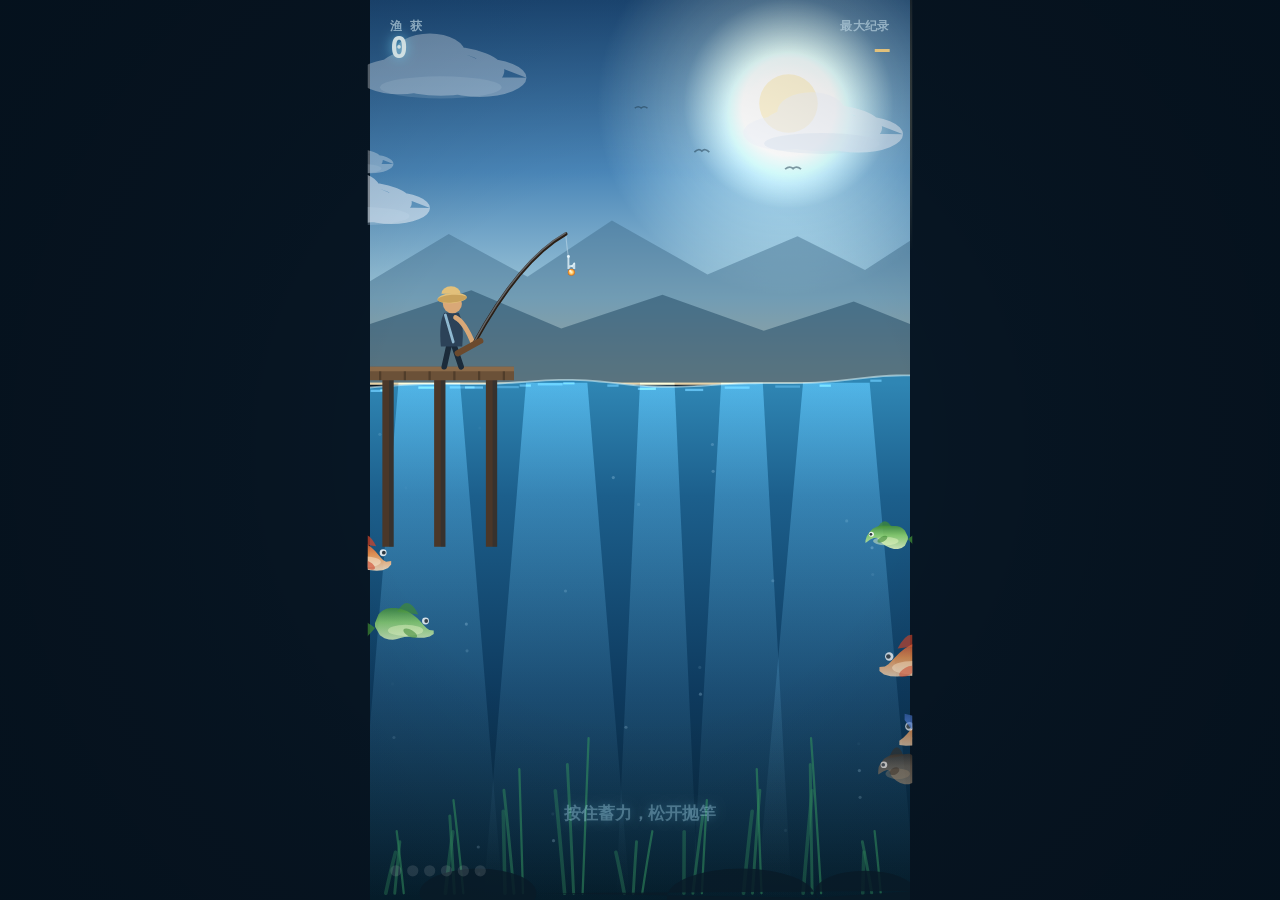
<file: fishing-demo.html>
<!DOCTYPE html>
<html lang="zh-CN">
<head>
<meta charset="UTF-8">
<meta name="viewport" content="width=device-width,initial-scale=1,maximum-scale=1,user-scalable=no,viewport-fit=cover">
<meta name="theme-color" content="#0a1c2e">
<title>湖边垂钓 · Lakeside Fishing</title>
<style>
  * { margin: 0; padding: 0; box-sizing: border-box; }
  html, body {
    width: 100%; height: 100%; overflow: hidden;
    background: #071624;
    -webkit-tap-highlight-color: transparent;
    -webkit-user-select: none; user-select: none;
    touch-action: none; overscroll-behavior: none;
  }
  #game { display: block; width: 100vw; height: 100vh; cursor: pointer; }
  @media (pointer: coarse) { #game { cursor: none; } }
</style>
</head>
<body>
<canvas id="game"></canvas>
<script>
/* ==========================================================================
   湖边垂钓 · Lakeside Fishing
   单文件 Canvas 互动动画 — 抛竿 / 等待 / 咬钩 / 收线博弈 / 渔获图鉴
   无外部依赖，无持久化存储
   ========================================================================== */
(function () {
'use strict';

/* ------------------------------ 常量与工具 ------------------------------ */
const W = 480, H = 800;
const WATER_Y = 340;          // 水面高度
const DOCK_X  = 128;          // 码头右边缘
const FISHER_X = 72;          // 钓手站位
const ROD_HAND = { x: 92, y: 306 };
const ROD_TIP_REST = { x: 174, y: 208 };

const TAU = Math.PI * 2;
const rand  = (a, b) => a + Math.random() * (b - a);
const pick  = arr => arr[(Math.random() * arr.length) | 0];
const clamp = (v, a, b) => (v < a ? a : v > b ? b : v);
const lerp  = (a, b, t) => a + (b - a) * t;
const easeOut = t => 1 - Math.pow(1 - t, 3);

/* ------------------------------ 画布与视口 ------------------------------ */
const canvas = document.getElementById('game');
const ctx = canvas.getContext('2d', { alpha: false });
const view = { s: 1, ox: 0, oy: 0, dpr: 1 };

function resize() {
  const dpr = Math.min(window.devicePixelRatio || 1, 2);
  const cw = window.innerWidth, ch = window.innerHeight;
  canvas.width  = Math.max(1, Math.floor(cw * dpr));
  canvas.height = Math.max(1, Math.floor(ch * dpr));
  canvas.style.width  = cw + 'px';
  canvas.style.height = ch + 'px';
  const s = Math.min(cw / W, ch / H);
  view.s  = s * dpr;
  view.ox = (canvas.width  - W * view.s) / 2;
  view.oy = (canvas.height - H * view.s) / 2;
  view.dpr = dpr;
}

function toWorld(clientX, clientY) {
  const r = canvas.getBoundingClientRect();
  return {
    x: ((clientX - r.left) * view.dpr - view.ox) / view.s,
    y: ((clientY - r.top)  * view.dpr - view.oy) / view.s
  };
}

/* ------------------------------ 精灵缓存 ------------------------------ */
function makeGlow(rgb, size) {
  const c = document.createElement('canvas');
  const s = Math.ceil(size * 2);
  c.width = c.height = s;
  const g = c.getContext('2d');
  const grd = g.createRadialGradient(size, size, 0, size, size, size);
  grd.addColorStop(0.00, 'rgba(255,255,255,1)');
  grd.addColorStop(0.24, 'rgba(' + rgb + ',0.92)');
  grd.addColorStop(0.55, 'rgba(' + rgb + ',0.26)');
  grd.addColorStop(1.00, 'rgba(' + rgb + ',0)');
  g.fillStyle = grd;
  g.beginPath(); g.arc(size, size, size, 0, TAU); g.fill();
  return c;
}

const SP = {
  spark:  makeGlow('255,255,255', 22),
  sun:    makeGlow('255,220,150', 130),
  bubble: makeGlow('180,235,255', 16),
  ray:    makeGlow('150,220,255', 90)
};

/* ------------------------------ 鱼种图鉴 ------------------------------ */
const RARITY = [
  { tag: '垃圾',   rgb: '138,154,168', mul: 0.3 },
  { tag: '普通',   rgb: '150,220,160', mul: 1.0 },
  { tag: '少见',   rgb: '110,200,255', mul: 1.6 },
  { tag: '稀有',   rgb: '198,140,255', mul: 2.6 },
  { tag: '传说',   rgb: '255,200,80',  mul: 5.0 }
];

const SPECIES = [
  { id: 'crucian', name: '鲫鱼',   len: 44, h: 13, base: '#8fd36a', dark: '#3f8a36', belly: '#e6f7c4', rarity: 1, power: 0.52, weight: 30 },
  { id: 'carp',    name: '锦鲤',   len: 60, h: 18, base: '#ff9a4d', dark: '#d1452a', belly: '#fff0d8', rarity: 2, power: 0.78, weight: 17 },
  { id: 'bass',    name: '鲈鱼',   len: 52, h: 16, base: '#8fb6c6', dark: '#31546b', belly: '#dff0f8', rarity: 2, power: 0.72, weight: 15 },
  { id: 'tuna',    name: '金枪鱼', len: 82, h: 23, base: '#4f7fd6', dark: '#16306e', belly: '#b6d2ff', rarity: 3, power: 1.00, weight: 8 },
  { id: 'lantern', name: '灯笼鱼', len: 36, h: 12, base: '#c48cff', dark: '#5f2a9e', belly: '#f2e0ff', rarity: 3, power: 0.88, weight: 6, glow: '#c48cff' },
  { id: 'gold',    name: '黄金鲤', len: 70, h: 21, base: '#ffd24d', dark: '#c88a10', belly: '#fff8d0', rarity: 4, power: 1.18, weight: 2, glow: '#ffd24d' },
  { id: 'boot',    name: '旧靴子', len: 46, h: 19, base: '#7a6754', dark: '#3a3028', belly: '#9d8a74', rarity: 0, power: 0.42, weight: 13, trash: true }
];
const SPECIES_WEIGHT = SPECIES.reduce((a, s) => a + s.weight, 0);

function pickSpecies() {
  let r = Math.random() * SPECIES_WEIGHT;
  for (const s of SPECIES) { r -= s.weight; if (r <= 0) return s; }
  return SPECIES[0];
}

/* ------------------------------ 全局状态 ------------------------------ */
const G = {
  t: 0,
  phase: 'idle',          // idle | charge | cast | wait | bite | fight | result
  power: 0,
  charging: false,
  holding: false,
  pointerDown: false,
  caught: 0,
  record: 0,
  log: {},                // 图鉴计数（内存）
  castT: 0, castDur: 0.6,
  castAnim: 0,
  biteCd: 0,
  biteT: 0,
  biteMax: 1.8,
  resultT: 0,
  resultMsg: '',
  resultFish: null,
  resultFly: 0,
  flash: 0,
  bob: { x: ROD_TIP_REST.x, y: ROD_TIP_REST.y, restY: WATER_Y, dip: 0 },
  hookPos: null,
  fight: null,
  ripples: [],
  splash: [],
  bubbles: []
};

/* ------------------------------ 粒子与涟漪 ------------------------------ */
const parts = [];   // 通用粒子（水花/气泡/光点）

function addPart(o) {
  parts.push(Object.assign({
    x: 0, y: 0, vx: 0, vy: 0, life: 1, max: 1,
    r: 2, rgb: '255,255,255', g: 0, drag: 1.6
  }, o));
}

function splashAt(x, y, n, spread, speed, rgb) {
  for (let i = 0; i < n; i++) {
    const a = -Math.PI / 2 + rand(-spread, spread);
    const v = rand(speed * 0.35, speed);
    addPart({
      x, y, vx: Math.cos(a) * v, vy: Math.sin(a) * v,
      life: rand(0.4, 0.95), max: 0.95,
      r: rand(1.2, 3.4), rgb: rgb || '220,245,255', g: 420, drag: 0.6
    });
  }
}

function rippleAt(x, y, strength) {
  G.ripples.push({ x, y, r: 3, life: 1, max: 1, sp: 46 + strength * 34, a: 0.5 + strength * 0.3 });
}

function bubbleAt(x, y, n) {
  for (let i = 0; i < n; i++) {
    G.bubbles.push({
      x: x + rand(-6, 6), y: y + rand(-4, 4),
      r: rand(1.4, 3.6), vy: rand(16, 34), wob: rand(0, TAU),
      life: rand(1.6, 3.2), max: 3.2
    });
  }
}

/* ------------------------------ 鱼群 ------------------------------ */
const fish = [];

function makeFish(sp, opts) {
  opts = opts || {};
  const s = sp || pickSpecies();
  const dir = opts.dir !== undefined ? opts.dir : (Math.random() < 0.5 ? 1 : -1);
  const depth = rand(WATER_Y + 70, H - 80);
  return {
    sp: s,
    x: opts.x !== undefined ? opts.x : (dir > 0 ? -s.len : W + s.len),
    y: opts.y !== undefined ? opts.y : depth,
    dir,
    size: rand(0.78, 1.26),
    phase: rand(0, TAU),
    speed: rand(26, 54) * (48 / s.len),
    mode: 'swim',          // swim | approach | flee | hooked
    baseY: depth,
    wob: rand(0, TAU),
    flee: 0,
    fear: 0
  };
}

function spawnAmbient() {
  while (fish.length < 7) {
    const f = makeFish();
    // 避免刚生成就贴在水面
    f.y = rand(WATER_Y + 90, H - 80);
    f.baseY = f.y;
    fish.push(f);
  }
}

function fishApproaching() {
  return fish.some(f => f.mode === 'approach');
}

/* ------------------------------ 水面波动 ------------------------------ */
function surfaceY(x, t) {
  return WATER_Y
    + Math.sin(x * 0.019 + t * 1.35) * 3.0
    + Math.sin(x * 0.043 - t * 2.15) * 1.5
    + Math.sin(x * 0.007 + t * 0.7) * 2.0;
}

/* ------------------------------ 竿与线 ------------------------------ */
function rodTip() {
  let bx = 0, by = 0;
  if (G.fight) {
    const k = G.fight.tension;
    bx = -k * 30;
    by = k * 18;
  }
  const whip = G.castAnim > 0 ? Math.sin(G.castAnim * Math.PI) : 0;
  return {
    x: ROD_TIP_REST.x + bx + whip * 26,
    y: ROD_TIP_REST.y + by - whip * 22
  };
}

/* 鱼钩位置：待机时挂在竿梢下，入水后挂在浮漂下方，中鱼后咬在鱼嘴上 */
const LEADER_LEN = 34;
function hookPos() {
  const t = G.t;

  if (G.phase === 'fight' && G.fight && G.fight.fish) {
    const f = G.fight.fish;
    const len = f.sp.len * f.size;
    const h = f.sp.h * f.size;
    return {
      x: f.x + f.dir * len * 0.42,
      y: f.y - h * 0.06,
      dir: f.dir,
      state: 'fish'
    };
  }

  if (G.phase === 'idle' || G.phase === 'charge') {
    const tip = rodTip();
    const sway = Math.sin(t * 1.3) * 2.5 + (G.phase === 'charge' ? Math.sin(t * 9) * 1.5 * G.power : 0);
    return { x: tip.x + sway, y: tip.y + 20, dir: 1, state: 'air' };
  }

  // 入水后：子线从浮漂下方垂到钩
  const bite = G.phase === 'bite' ? clamp(1 - G.biteT / G.biteMax, 0, 1) : 0;
  const sway = Math.sin(t * 1.5) * 3.2 + bite * Math.sin(t * 20) * 5;
  const pull = bite * 9 + (G.phase === 'fight' && G.fight ? G.fight.tension * 6 : 0);
  return {
    x: G.bob.x + sway,
    y: G.bob.y + LEADER_LEN + pull,
    dir: 1,
    state: 'water'
  };
}

/* ------------------------------ 流程控制 ------------------------------ */
function beginCharge() {
  if (G.phase !== 'idle') return;
  G.phase = 'charge';
  G.charging = true;
  G.power = 0;
}

function releaseCast() {
  if (G.phase !== 'charge') return;
  const p = clamp(G.power, 0.12, 1);
  G.charging = false;
  G.castAnim = 0.001;

  const tip = rodTip();
  const landX = clamp(160 + p * (W - 46 - 160), 150, W - 46);
  G.bob.x = tip.x;
  G.bob.y = tip.y;
  G.bob.restY = WATER_Y;
  G.bob.dip = 0;
  G.bob.fromX = tip.x; G.bob.fromY = tip.y;
  G.bob.toX = landX;
  G.bob.arc = 40 + p * 120;
  G.castT = 0;
  G.castDur = 0.42 + p * 0.34;
  G.phase = 'cast';
}

function landBobber() {
  G.phase = 'wait';
  G.bob.y = surfaceY(G.bob.x, G.t);
  G.bob.restY = G.bob.y;
  rippleAt(G.bob.x, G.bob.y, 1);
  splashAt(G.bob.x, G.bob.y, 16, 1.1, 190);
  bubbleAt(G.bob.x, G.bob.y + 6, 3);
  G.biteCd = rand(0.9, 2.6);
}

function reelBack() {
  if (G.phase !== 'wait' && G.phase !== 'bite') return;
  if (G.phase === 'bite') return;
  rippleAt(G.bob.x, G.bob.y, 0.5);
  splashAt(G.bob.x, G.bob.y, 6, 0.8, 110);
  resetToIdle();
}

function resetToIdle() {
  G.phase = 'idle';
  G.fight = null;
  G.biteT = 0;
  G.bob.x = ROD_TIP_REST.x;
  G.bob.y = ROD_TIP_REST.y;
  for (const f of fish) {
    if (f.mode === 'approach' || f.mode === 'hooked') { f.mode = 'flee'; f.flee = 2.2; }
  }
}

function triggerBite(f) {
  G.phase = 'bite';
  G.biteT = G.biteMax;
  G.biteFish = f;
  f.mode = 'approach';
  rippleAt(G.bob.x, G.bob.y, 0.9);
  bubbleAt(G.bob.x, G.bob.y + 10, 4);
}

function hookFish() {
  if (G.phase !== 'bite') return;
  const f = G.biteFish;
  if (!f) { resetToIdle(); return; }

  const size = f.size;
  G.fight = {
    sp: f.sp,
    size,
    reel: 0.06,
    tension: 0.16,
    struggle: 0,
    struggleCd: rand(1.0, 2.0),
    jerks: 0,
    fish: f,
    pullY: f.y,
    inZone: false,
    danger: 0
  };
  f.mode = 'hooked';
  G.phase = 'fight';
  G.flash = 0.25;
  splashAt(G.bob.x, G.bob.y, 12, 1.0, 150);
}

function endFight(caught) {
  const F = G.fight;
  if (!F || G.phase !== 'fight') return;
  G.phase = 'result';
  G.resultT = 2.6;
  G.holding = false;

  if (caught) {
    const lenCm = Math.round(F.sp.len * F.size * 0.62);
    const weight = +(Math.pow(lenCm / 100, 3) * 32 * (0.8 + F.size * 0.4)).toFixed(2);
    G.caught++;
    G.record = Math.max(G.record, lenCm);
    G.log[F.sp.id] = (G.log[F.sp.id] || 0) + 1;
    G.resultFish = { sp: F.sp, lenCm, weight, isNew: lenCm >= G.record };
    G.resultMsg = '上钩！';
    G.resultFly = 0;
    G.flash = 0.5;
    splashAt(G.bob.x, WATER_Y, 26, 1.2, 260);
    rippleAt(G.bob.x, WATER_Y, 1.2);
    bubbleAt(G.bob.x, WATER_Y + 20, 8);
    if (F.fish) F.fish.mode = 'flee';
    G.fight = null;
  } else {
    G.resultFish = null;
    G.resultMsg = '脱钩了…';
    splashAt(G.bob.x, WATER_Y, 14, 1.1, 200);
    rippleAt(G.bob.x, WATER_Y, 1);
    if (F.fish) { F.fish.mode = 'flee'; F.fish.flee = 2.6; }
    G.fight = null;
  }
}

/* ------------------------------ 输入 ------------------------------ */
function onDown() {
  G.pointerDown = true;
  switch (G.phase) {
    case 'idle':  beginCharge(); break;
    case 'charge': break;
    case 'wait':  if (!fishApproaching()) reelBack(); break;   // 有鱼在靠近时不要误收线
    case 'bite':  hookFish(); break;
    case 'fight': break;                 // 是否收线由 pointerDown 持续驱动
    case 'result': if (G.resultT < 2.0) { G.resultT = 0.3; } break;
  }
}

function onUp() {
  G.pointerDown = false;
  if (G.phase === 'charge') releaseCast();
}

canvas.addEventListener('pointerdown', e => {
  e.preventDefault();
  try { canvas.setPointerCapture(e.pointerId); } catch (_) {}
  onDown();
}, { passive: false });

canvas.addEventListener('pointerup', e => { e.preventDefault(); onUp(); }, { passive: false });
canvas.addEventListener('pointercancel', () => onUp());
window.addEventListener('blur', () => onUp());

window.addEventListener('keydown', e => {
  if (e.code === 'Space' || e.code === 'Enter') {
    e.preventDefault();
    if (!e.repeat) onDown();
  }
});
window.addEventListener('keyup', e => {
  if (e.code === 'Space' || e.code === 'Enter') { e.preventDefault(); onUp(); }
});

/* ------------------------------ 更新 ------------------------------ */
function update(dt) {
  G.t += dt;
  G.hookPos = hookPos();
  if (G.flash > 0) G.flash = Math.max(0, G.flash - dt * 1.8);
  if (G.castAnim > 0) {
    G.castAnim += dt * 3.2;
    if (G.castAnim >= 1) G.castAnim = 0;
  }

  /* --- 抛竿蓄力 --- */
  if (G.phase === 'charge') {
    G.power = clamp(G.power + dt * 1.05, 0, 1);
    // 蓄力时竿身后仰
    if (Math.random() < dt * 14) {
      addPart({ x: ROD_TIP_REST.x + rand(-20, 20), y: ROD_TIP_REST.y + rand(-10, 30),
                vx: rand(-8, 8), vy: rand(-14, 4), life: 0.8, max: 0.8,
                r: 1.4, rgb: '200,240,255', g: -6, drag: 2 });
    }
  }

  /* --- 浮漂飞行 --- */
  if (G.phase === 'cast') {
    G.castT += dt / G.castDur;
    if (G.castT >= 1) {
      G.castT = 1;
      G.bob.x = G.bob.toX;
      landBobber();
    } else {
      const t = G.castT;
      G.bob.x = lerp(G.bob.fromX, G.bob.toX, t);
      G.bob.y = lerp(G.bob.fromY, WATER_Y, t) - G.bob.arc * 4 * t * (1 - t);
    }
  }

  /* --- 浮漂静置 / 咬钩 --- */
  if (G.phase === 'wait' || G.phase === 'bite') {
    const base = surfaceY(G.bob.x, G.t);
    G.bob.restY = base;

    if (G.phase === 'wait') {
      G.bob.y = lerp(G.bob.y, base, 1 - Math.pow(0.001, dt));
      G.biteCd -= dt;
      if (G.biteCd <= 0 && !fishApproaching()) {
        const cand = fish.filter(f => f.mode === 'swim' && f.y > WATER_Y + 70);
        if (cand.length) {
          const f = cand.reduce((a, b) => (Math.abs(a.x - G.bob.x) < Math.abs(b.x - G.bob.x) ? a : b));
          f.mode = 'approach';
          f.approachT = 0;
        }
        G.biteCd = rand(1.2, 2.8);
      }
    } else {
      // 咬钩：浮漂急促下沉抖动
      G.biteT -= dt;
      const k = 1 - G.biteT / G.biteMax;
      G.bob.dip = Math.sin(G.t * 26) * 4 + 7 * k;
      G.bob.y = base + G.bob.dip;
      if (Math.random() < dt * 22) splashAt(G.bob.x, base, 1, 1.0, 90, '220,245,255');
      if (G.biteT <= 0) {
        G.resultMsg = '';
        const f = G.biteFish;
        if (f) { f.mode = 'flee'; f.flee = 2.6; }
        resetToIdle();
      }
    }
  }

  /* --- 收线博弈 --- */
  if (G.phase === 'fight' && G.fight) {
    const F = G.fight;

    // 鱼的挣扎脉冲
    F.struggleCd -= dt;
    if (F.struggleCd <= 0) {
      F.struggle = 1;
      F.jerks = 2 + (Math.random() * 3 | 0);
      F.struggleCd = rand(1.5, 2.9) - F.sp.power * 0.35;
      splashAt(G.bob.x, surfaceY(G.bob.x, G.t), 6, 1.0, 130);
    }
    if (F.struggle > 0) {
      F.struggle = Math.max(0, F.struggle - dt * 1.35);
    }

    const holding = G.pointerDown;
    G.holding = holding;

    const struggleAmp = 1 + F.struggle * 0.5;
    const fishPower = F.sp.power * struggleAmp;
    const divisor = 0.55 + F.sp.power * 0.85;

    if (holding) {
      // 张力落在绿色区间时收线效率翻倍
      F.inZone = F.tension >= 0.35 && F.tension <= 0.82;
      const slack = F.tension < 0.22 ? 0.35 : 1;
      F.reel += dt * (0.28 + (F.inZone ? 0.34 : 0)) * slack / divisor;
      F.tension += dt * (0.20 + fishPower * 0.22);
    } else {
      F.inZone = false;
      F.tension -= dt * 0.72;
      F.reel -= dt * 0.06;
    }
    F.tension = clamp(F.tension, 0, 1);
    F.reel = clamp(F.reel, 0, 1);

    // 断线保护：张力拉满后还要硬撑 0.45 秒才会断，给玩家反应时间
    if (F.tension >= 0.999) {
      F.danger += dt;
      if (F.danger > 0.45) endFight(false);
    } else {
      F.danger = 0;
    }

    // 线绷紧时出水花
    if (F.tension > 0.72 && Math.random() < dt * 12) {
      splashAt(G.bob.x, surfaceY(G.bob.x, G.t), 1, 1.1, 110, '200,240,255');
    }

    // 浮漂随张力下沉
    const base = surfaceY(G.bob.x, G.t);
    G.bob.x = lerp(G.bob.x, clamp(G.bob.x, 150, W - 46), 0.2);
    G.bob.y = base + F.tension * 10 + (F.struggle > 0 ? Math.sin(G.t * 30) * 3 : 0);

    // 被钩住的鱼向水面靠近
    const f = F.fish;
    if (f) {
      const targetY = lerp(f.baseY, WATER_Y + 34, easeOut(F.reel));
      f.y = lerp(f.y, targetY, 1 - Math.pow(0.02, dt));
      f.x = lerp(f.x, G.bob.x + Math.sin(G.t * 1.6) * (26 + F.struggle * 40), 1 - Math.pow(0.05, dt));
      f.dir = (G.bob.x - f.x) >= 0 ? 1 : -1;
      f.phase += dt * (5 + F.struggle * 9);
    }

    if (F.reel >= 1) endFight(true);
  }

  /* --- 结算 --- */
  if (G.phase === 'result') {
    G.resultT -= dt;
    if (G.resultFish) G.resultFly = Math.min(1, G.resultFly + dt * 2.6);
    if (G.resultT <= 0) { G.resultFish = null; resetToIdle(); }
  }

  /* --- 鱼群 --- */
  updateFish(dt);
  spawnAmbient();

  /* --- 粒子 --- */
  for (let i = parts.length - 1; i >= 0; i--) {
    const p = parts[i];
    p.life -= dt;
    if (p.life <= 0) { parts.splice(i, 1); continue; }
    p.vy += p.g * dt;
    const f = Math.pow(0.5, dt * p.drag);
    p.vx *= f; p.vy *= f;
    p.x += p.vx * dt; p.y += p.vy * dt;
  }

  /* --- 涟漪 --- */
  for (let i = G.ripples.length - 1; i >= 0; i--) {
    const r = G.ripples[i];
    r.life -= dt * 0.9;
    r.r += r.sp * dt;
    if (r.life <= 0) G.ripples.splice(i, 1);
  }

  /* --- 气泡 --- */
  for (let i = G.bubbles.length - 1; i >= 0; i--) {
    const b = G.bubbles[i];
    b.life -= dt;
    if (b.life <= 0 || b.y < WATER_Y + 4) { G.bubbles.splice(i, 1); continue; }
    b.y -= b.vy * dt;
    b.x += Math.sin(G.t * 3 + b.wob) * 10 * dt;
  }
}

function updateFish(dt) {
  for (let i = fish.length - 1; i >= 0; i--) {
    const f = fish[i];
    const len = f.sp.len * f.size;

    if (f.mode === 'swim') {
      f.x += f.dir * f.speed * dt;
      f.y = f.baseY + Math.sin(G.t * 0.7 + f.wob) * 16;
      f.phase += dt * (3.2 + f.speed * 0.05);
      // 越界回收
      if ((f.dir > 0 && f.x > W + len) || (f.dir < 0 && f.x < -len)) {
        fish.splice(i, 1); continue;
      }
    } else if (f.mode === 'approach') {
      const hp = G.hookPos || { x: G.bob.x, y: G.bob.y + LEADER_LEN };
      const dx = hp.x - f.x, dy = hp.y - f.y;
      const d = Math.hypot(dx, dy) || 1;
      const sp = 62;
      f.x += (dx / d) * sp * dt;
      f.y += (dy / d) * sp * dt;
      f.dir = dx >= 0 ? 1 : -1;
      f.phase += dt * 5.5;

      if (G.phase === 'wait' && d < 18) {
        triggerBite(f);
      }
      // 长时间没咬钩（例如已被取消）则恢复游动
      if (G.phase === 'idle' || G.phase === 'result') { f.mode = 'flee'; f.flee = 1.5; }
    } else if (f.mode === 'flee') {
      f.flee -= dt;
      f.x += f.dir * 210 * dt;
      f.y = lerp(f.y, clamp(f.y, WATER_Y + 50, H - 40), 0.06);
      f.phase += dt * 11;
      if (f.flee <= 0 || f.x > W + len + 40 || f.x < -len - 40) { fish.splice(i, 1); continue; }
    } else if (f.mode === 'hooked') {
      f.phase += dt * 6;
      // 位置由 fight 逻辑驱动
      if (G.phase !== 'fight') { f.mode = 'flee'; f.flee = 2.0; }
    }
  }
}

/* ------------------------------ 渲染：天空 ------------------------------ */
const clouds = [];
for (let i = 0; i < 5; i++) {
  clouds.push({ x: rand(-120, W + 120), y: rand(40, 190), s: rand(0.55, 1.25), sp: rand(3, 9), a: rand(0.35, 0.75) });
}
const birds = [];
for (let i = 0; i < 3; i++) {
  birds.push({ x: rand(0, W), y: rand(70, 200), sp: rand(14, 26), ph: rand(0, TAU), s: rand(0.6, 1.1) });
}

function drawSky() {
  const g = ctx.createLinearGradient(0, 0, 0, WATER_Y);
  g.addColorStop(0.00, '#1d4b7a');
  g.addColorStop(0.45, '#4a86b8');
  g.addColorStop(0.78, '#9dc6d8');
  g.addColorStop(1.00, '#e8d3a8');
  ctx.fillStyle = g;
  ctx.fillRect(0, 0, W, WATER_Y + 2);

  // 太阳
  const sx = 372, sy = 92;
  ctx.globalCompositeOperation = 'lighter';
  ctx.globalAlpha = 0.85;
  ctx.drawImage(SP.sun, sx - 170, sy - 170, 340, 340);
  ctx.globalAlpha = 1;
  ctx.globalCompositeOperation = 'source-over';
  ctx.fillStyle = '#fff6d8';
  ctx.beginPath(); ctx.arc(sx, sy, 26, 0, TAU); ctx.fill();

  // 云
  for (const c of clouds) {
    c.x += c.sp * 0.016;
    if (c.x > W + 140) c.x = -140;
    drawCloud(c);
  }

  // 远山
  ctx.fillStyle = 'rgba(60,105,135,0.45)';
  ctx.beginPath();
  ctx.moveTo(0, WATER_Y);
  ctx.lineTo(0, 250);
  ctx.lineTo(70, 208); ctx.lineTo(140, 246); ctx.lineTo(215, 196);
  ctx.lineTo(300, 244); ctx.lineTo(380, 210); ctx.lineTo(440, 240);
  ctx.lineTo(W, 214); ctx.lineTo(W, WATER_Y);
  ctx.closePath(); ctx.fill();

  ctx.fillStyle = 'rgba(38,78,105,0.55)';
  ctx.beginPath();
  ctx.moveTo(0, WATER_Y);
  ctx.lineTo(0, 288);
  ctx.lineTo(90, 258); ctx.lineTo(170, 292); ctx.lineTo(260, 262);
  ctx.lineTo(350, 294); ctx.lineTo(430, 268); ctx.lineTo(W, 288);
  ctx.lineTo(W, WATER_Y);
  ctx.closePath(); ctx.fill();

  // 飞鸟
  for (const b of birds) {
    b.x += b.sp * 0.016;
    if (b.x > W + 30) { b.x = -30; b.y = rand(70, 200); }
    const flap = Math.sin(G.t * 5 + b.ph) * 0.5 + 0.5;
    ctx.strokeStyle = 'rgba(30,60,80,0.5)';
    ctx.lineWidth = 1.6 * b.s;
    ctx.beginPath();
    ctx.moveTo(b.x - 7 * b.s, b.y + flap * 3 * b.s);
    ctx.quadraticCurveTo(b.x - 3 * b.s, b.y - 3 * b.s, b.x, b.y);
    ctx.quadraticCurveTo(b.x + 3 * b.s, b.y - 3 * b.s, b.x + 7 * b.s, b.y + flap * 3 * b.s);
    ctx.stroke();
  }
}

function drawCloud(c) {
  ctx.save();
  ctx.globalAlpha = c.a;
  ctx.translate(c.x, c.y);
  ctx.scale(c.s, c.s);
  ctx.fillStyle = '#f3f8ff';
  ctx.beginPath();
  ctx.ellipse(0, 0, 46, 18, 0, 0, TAU);
  ctx.ellipse(-30, 4, 30, 13, 0, 0, TAU);
  ctx.ellipse(28, 5, 34, 14, 0, 0, TAU);
  ctx.ellipse(-8, -12, 26, 15, 0, 0, TAU);
  ctx.fill();
  ctx.globalAlpha = c.a * 0.5;
  ctx.fillStyle = '#c8dcee';
  ctx.beginPath();
  ctx.ellipse(0, 12, 44, 8, 0, 0, TAU);
  ctx.fill();
  ctx.restore();
}

/* ------------------------------ 渲染：水下 ------------------------------ */
function drawWater() {
  // 水体
  const g = ctx.createLinearGradient(0, WATER_Y, 0, H);
  g.addColorStop(0.00, '#2f86b4');
  g.addColorStop(0.22, '#1c5f8c');
  g.addColorStop(0.60, '#0e3a5e');
  g.addColorStop(1.00, '#06202f');
  ctx.fillStyle = g;
  ctx.beginPath();
  ctx.moveTo(0, surfaceY(0, G.t));
  for (let x = 0; x <= W; x += 8) ctx.lineTo(x, surfaceY(x, G.t));
  ctx.lineTo(W, H); ctx.lineTo(0, H);
  ctx.closePath();
  ctx.fill();

  // 光柱
  ctx.save();
  ctx.beginPath();
  ctx.rect(0, WATER_Y, W, H - WATER_Y);
  ctx.clip();
  ctx.globalCompositeOperation = 'lighter';
  for (let i = 0; i < 5; i++) {
    const bx = 40 + i * 100 + Math.sin(G.t * 0.35 + i) * 26;
    const wdt = 22 + Math.sin(G.t * 0.5 + i * 1.7) * 8;
    const lg = ctx.createLinearGradient(0, WATER_Y, 0, H);
    lg.addColorStop(0, 'rgba(170,235,255,0.20)');
    lg.addColorStop(1, 'rgba(170,235,255,0)');
    ctx.fillStyle = lg;
    ctx.beginPath();
    ctx.moveTo(bx - wdt, WATER_Y);
    ctx.lineTo(bx + wdt, WATER_Y);
    ctx.lineTo(bx + wdt * 2.4, H);
    ctx.lineTo(bx - wdt * 2.4, H);
    ctx.closePath();
    ctx.fill();
  }
  ctx.globalCompositeOperation = 'source-over';

  // 水下浮游光点
  for (let i = 0; i < 40; i++) {
    const px = (i * 137.5 + G.t * (6 + (i % 5) * 3)) % W;
    const py = WATER_Y + 30 + ((i * 91.7 + G.t * 11) % (H - WATER_Y - 40));
    const a = 0.10 + 0.16 * Math.sin(G.t * 2 + i);
    ctx.globalAlpha = Math.max(0, a);
    ctx.fillStyle = '#bfe8ff';
    ctx.beginPath(); ctx.arc(px, py, 1.4, 0, TAU); ctx.fill();
  }
  ctx.globalAlpha = 1;

  // 水草
  for (let i = 0; i < 9; i++) {
    const bx = 22 + i * 53;
    drawWeed(bx, H - 6, 52 + (i % 4) * 26, i);
  }
  // 石块
  ctx.fillStyle = 'rgba(10,30,44,0.85)';
  ctx.beginPath();
  ctx.ellipse(96, H - 6, 52, 22, 0, 0, TAU);
  ctx.ellipse(330, H - 2, 66, 26, 0, 0, TAU);
  ctx.ellipse(440, H - 8, 44, 18, 0, 0, TAU);
  ctx.fill();

  ctx.restore();

  // 水面高光
  ctx.strokeStyle = 'rgba(220,250,255,0.55)';
  ctx.lineWidth = 1.6;
  ctx.beginPath();
  for (let x = 0; x <= W; x += 6) {
    const y = surfaceY(x, G.t);
    if (x === 0) ctx.moveTo(x, y); else ctx.lineTo(x, y);
  }
  ctx.stroke();

  // 水面反光碎块
  ctx.globalCompositeOperation = 'lighter';
  for (let i = 0; i < 16; i++) {
    const x = (i * 73 + Math.sin(G.t * 0.6 + i) * 12) % W;
    const y = surfaceY(x, G.t) + 2;
    const a = 0.10 + 0.14 * Math.abs(Math.sin(G.t * 1.6 + i * 2.1));
    ctx.globalAlpha = a;
    ctx.fillStyle = '#d8f6ff';
    ctx.fillRect(x, y, 10 + (i % 3) * 6, 2);
  }
  ctx.globalAlpha = 1;
  ctx.globalCompositeOperation = 'source-over';
}

function drawWeed(x, baseY, hgt, seed) {
  ctx.save();
  ctx.translate(x, baseY);
  for (let k = 0; k < 3; k++) {
    const lean = (k - 1) * 8;
    const hh = hgt * (0.7 + k * 0.18);
    const sway = Math.sin(G.t * 0.9 + seed + k * 1.3) * 9;
    ctx.strokeStyle = 'rgba(48,140,96,' + (0.42 + k * 0.12) + ')';
    ctx.lineWidth = 3.2 - k * 0.6;
    ctx.lineCap = 'round';
    ctx.beginPath();
    ctx.moveTo(lean, 0);
    ctx.quadraticCurveTo(lean + sway * 0.5, -hh * 0.55, lean + sway, -hh);
    ctx.stroke();
  }
  ctx.restore();
}

/* ------------------------------ 渲染：鱼 ------------------------------ */
function bodyProfile(t) {
  // 头部圆润、尾部收窄的宽度剖面
  const s = Math.sin(Math.PI * Math.pow(t, 0.62));
  return 0.10 + 0.90 * s * (1 - 0.30 * t);
}

function fishBodyPath(len, h, phase, amp, N) {
  const top = [], bot = [];
  for (let i = 0; i <= N; i++) {
    const t = i / N;
    const sx = -len * 0.5 + t * len;
    const sw = (0.12 + t * t * 1.7) * amp;
    const sy = Math.sin(t * 5.2 - phase) * sw;

    const t2 = Math.min(1, t + 0.004);
    const sx2 = -len * 0.5 + t2 * len;
    const sw2 = (0.12 + t2 * t2 * 1.7) * amp;
    const sy2 = Math.sin(t2 * 5.2 - phase) * sw2;

    const ang = Math.atan2(sy2 - sy, sx2 - sx) || 0;
    const nx = -Math.sin(ang), ny = Math.cos(ang);
    const w = h * bodyProfile(t);
    top.push([sx + nx * w, sy + ny * w]);
    bot.push([sx - nx * w, sy - ny * w]);
  }
  ctx.beginPath();
  ctx.moveTo(top[0][0], top[0][1]);
  for (let i = 1; i <= N; i++) ctx.lineTo(top[i][0], top[i][1]);
  for (let i = N; i >= 0; i--) ctx.lineTo(bot[i][0], bot[i][1]);
  ctx.closePath();
}

function drawFish(f, alpha) {
  const sp = f.sp;
  const len = sp.len * f.size;
  const h = sp.h * f.size;
  const amp = 3.0 + sp.len * 0.045;

  ctx.save();
  ctx.globalAlpha = alpha === undefined ? 1 : alpha;
  ctx.translate(f.x, f.y);
  ctx.scale(f.dir, 1);

  if (sp.glow) {
    ctx.globalCompositeOperation = 'lighter';
    const gs = len * 0.9;
    ctx.globalAlpha = (alpha === undefined ? 1 : alpha) * 0.35;
    ctx.drawImage(SP.bubble, -gs / 2, -gs / 2, gs, gs);
    ctx.globalCompositeOperation = 'source-over';
    ctx.globalAlpha = alpha === undefined ? 1 : alpha;
  }

  // 尾鳍
  const tailX = -len * 0.5;
  const tailSw = Math.sin(5.2 - f.phase) * amp * (0.12 + 1.7);
  ctx.fillStyle = sp.dark;
  ctx.globalAlpha = (alpha === undefined ? 1 : alpha) * 0.92;
  ctx.beginPath();
  ctx.moveTo(tailX, tailSw * 0.4);
  ctx.quadraticCurveTo(tailX - h * 1.1, tailSw - h * 1.2, tailX - h * 1.5, tailSw - h * 0.1);
  ctx.quadraticCurveTo(tailX - h * 0.9, tailSw * 0.7, tailX - h * 1.5, tailSw + h * 1.0);
  ctx.quadraticCurveTo(tailX - h * 0.7, tailSw + h * 0.6, tailX, tailSw * 0.4);
  ctx.fill();
  ctx.globalAlpha = alpha === undefined ? 1 : alpha;

  // 背鳍
  ctx.fillStyle = sp.dark;
  ctx.globalAlpha = (alpha === undefined ? 1 : alpha) * 0.85;
  ctx.beginPath();
  ctx.moveTo(-len * 0.12, -h * 0.78);
  ctx.quadraticCurveTo(len * 0.05, -h * 1.85, len * 0.24, -h * 0.62);
  ctx.closePath(); ctx.fill();
  ctx.globalAlpha = alpha === undefined ? 1 : alpha;

  // 身体
  fishBodyPath(len, h, f.phase, amp, 14);
  const bg = ctx.createLinearGradient(0, -h, 0, h);
  bg.addColorStop(0, sp.dark);
  bg.addColorStop(0.42, sp.base);
  bg.addColorStop(1, sp.belly);
  ctx.fillStyle = bg;
  ctx.fill();

  // 腹部高光
  ctx.globalAlpha = (alpha === undefined ? 1 : alpha) * 0.55;
  ctx.fillStyle = sp.belly;
  ctx.beginPath();
  ctx.ellipse(len * 0.02, h * 0.30, len * 0.30, h * 0.32, 0, 0, TAU);
  ctx.fill();
  ctx.globalAlpha = alpha === undefined ? 1 : alpha;

  // 胸鳍
  const finSw = Math.sin(f.phase * 0.9) * h * 0.22;
  ctx.fillStyle = sp.dark;
  ctx.globalAlpha = (alpha === undefined ? 1 : alpha) * 0.7;
  ctx.beginPath();
  ctx.ellipse(len * 0.10, h * 0.26 + finSw, len * 0.13, h * 0.20, 0.5, 0, TAU);
  ctx.fill();
  ctx.globalAlpha = alpha === undefined ? 1 : alpha;

  // 眼睛
  const ex = len * 0.36, ey = -h * 0.24;
  ctx.fillStyle = '#ffffff';
  ctx.beginPath(); ctx.arc(ex, ey, Math.max(1.6, h * 0.20), 0, TAU); ctx.fill();
  ctx.fillStyle = '#101c26';
  ctx.beginPath(); ctx.arc(ex + h * 0.04, ey, Math.max(0.9, h * 0.11), 0, TAU); ctx.fill();

  ctx.restore();
}

function drawFishAll() {
  // 深水鱼先画（营造层次）
  const sorted = fish.slice().sort((a, b) => b.y - a.y);
  for (const f of sorted) {
    const depth = clamp((f.y - WATER_Y) / (H - WATER_Y), 0, 1);
    drawFish(f, 1 - depth * 0.42);
  }
}

/* ------------------------------ 渲染：码头与钓手 ------------------------------ */
function drawDock() {
  // 桩子
  ctx.fillStyle = '#4a3729';
  for (const px of [16, 62, 108]) {
    ctx.fillRect(px - 5, WATER_Y - 4, 10, 150);
  }
  ctx.fillStyle = 'rgba(20,40,55,0.35)';
  for (const px of [16, 62, 108]) {
    ctx.fillRect(px + 1, WATER_Y - 4, 4, 150);
  }
  // 台面
  ctx.fillStyle = '#6b5138';
  ctx.fillRect(0, WATER_Y - 14, DOCK_X, 12);
  ctx.fillStyle = '#8a6a49';
  ctx.fillRect(0, WATER_Y - 14, DOCK_X, 4);
  ctx.fillStyle = 'rgba(0,0,0,0.25)';
  for (let x = 8; x < DOCK_X; x += 22) ctx.fillRect(x, WATER_Y - 10, 2, 8);
}

function drawFisher() {
  const x = FISHER_X, baseY = WATER_Y - 14;
  const breathe = Math.sin(G.t * 1.4) * 1.2;

  ctx.save();
  ctx.translate(x, baseY);

  // 腿
  ctx.strokeStyle = '#1b2b3a';
  ctx.lineWidth = 5;
  ctx.lineCap = 'round';
  ctx.beginPath();
  ctx.moveTo(-2, -18); ctx.lineTo(-6, 0);
  ctx.moveTo(3, -18);  ctx.lineTo(9, 0);
  ctx.stroke();

  // 身体
  ctx.fillStyle = '#2c4258';
  ctx.beginPath();
  ctx.moveTo(-9, -18);
  ctx.quadraticCurveTo(-11, -40, -6, -48);
  ctx.lineTo(7, -48);
  ctx.quadraticCurveTo(12, -38, 10, -18);
  ctx.closePath();
  ctx.fill();

  // 背带
  ctx.strokeStyle = '#8fb8d0';
  ctx.lineWidth = 2.4;
  ctx.beginPath();
  ctx.moveTo(-5, -46); ctx.lineTo(2, -22);
  ctx.stroke();

  // 头
  ctx.fillStyle = '#d9a877';
  ctx.beginPath();
  ctx.arc(1 + breathe * 0.2, -56, 8.5, 0, TAU);
  ctx.fill();

  // 帽子
  ctx.fillStyle = '#e2c07a';
  ctx.beginPath();
  ctx.ellipse(1, -61, 13, 4.5, -0.08, 0, TAU);
  ctx.fill();
  ctx.beginPath();
  ctx.ellipse(0, -65, 8.5, 6.5, 0, Math.PI, TAU);
  ctx.fill();
  ctx.fillStyle = '#c8a25c';
  ctx.beginPath();
  ctx.ellipse(1, -60.5, 13, 3.4, -0.08, 0, TAU);
  ctx.fill();

  // 手臂（握竿）
  ctx.strokeStyle = '#d9a877';
  ctx.lineWidth = 4.2;
  ctx.beginPath();
  ctx.moveTo(4, -44 + breathe * 0.2);
  ctx.quadraticCurveTo(12, -40, ROD_HAND.x - x, ROD_HAND.y - baseY);
  ctx.stroke();

  ctx.restore();
}

function drawRod() {
  const tip = rodTip();
  const bend = G.fight ? G.fight.tension : 0;
  const ctrlX = lerp(ROD_HAND.x, tip.x, 0.5) + bend * 16;
  const ctrlY = lerp(ROD_HAND.y, tip.y, 0.5) - 26 + bend * 10;

  ctx.strokeStyle = '#2a1f16';
  ctx.lineWidth = 3.2;
  ctx.lineCap = 'round';
  ctx.beginPath();
  ctx.moveTo(ROD_HAND.x, ROD_HAND.y);
  ctx.quadraticCurveTo(ctrlX, ctrlY, tip.x, tip.y);
  ctx.stroke();

  // 竿稍高光
  ctx.strokeStyle = 'rgba(200,230,255,0.35)';
  ctx.lineWidth = 1.2;
  ctx.beginPath();
  ctx.moveTo(ROD_HAND.x, ROD_HAND.y - 1);
  ctx.quadraticCurveTo(ctrlX, ctrlY - 1, tip.x, tip.y - 1);
  ctx.stroke();

  // 握把
  ctx.strokeStyle = '#6b4a2e';
  ctx.lineWidth = 5.5;
  ctx.beginPath();
  ctx.moveTo(ROD_HAND.x - 14, ROD_HAND.y + 8);
  ctx.lineTo(ROD_HAND.x + 6, ROD_HAND.y - 3);
  ctx.stroke();
}

function drawLine() {
  const tip = rodTip();
  const bx = G.bob.x, by = G.bob.y;
  const tension = G.fight ? G.fight.tension : 0;
  const sag = (1 - tension) * Math.min(46, Math.abs(by - tip.y) * 0.28);
  const cx = (tip.x + bx) / 2;
  const cy = (tip.y + by) / 2 + sag;

  ctx.strokeStyle = 'rgba(235,250,255,' + (0.45 + tension * 0.5) + ')';
  ctx.lineWidth = 1 + tension * 0.7;
  ctx.beginPath();
  ctx.moveTo(tip.x, tip.y);
  ctx.quadraticCurveTo(cx, cy, bx, by);
  ctx.stroke();
}

/* ------------------------------ 渲染：鱼钩 ------------------------------ */
function drawHook() {
  const hp = G.hookPos;
  if (!hp) return;

  const inWater = hp.state === 'water' || hp.state === 'fish';

  // 子线：浮漂 -> 钩眼
  if (hp.state !== 'air') {
    ctx.strokeStyle = 'rgba(215,242,255,0.40)';
    ctx.lineWidth = 1;
    ctx.beginPath();
    ctx.moveTo(G.bob.x, G.bob.y + 2);
    ctx.quadraticCurveTo((G.bob.x + hp.x) / 2 + 2, (G.bob.y + hp.y) / 2, hp.x, hp.y);
    ctx.stroke();
  } else {
    // 空中：竿梢 -> 钩
    const tip = rodTip();
    ctx.strokeStyle = 'rgba(235,250,255,0.35)';
    ctx.lineWidth = 1;
    ctx.beginPath();
    ctx.moveTo(tip.x, tip.y);
    ctx.quadraticCurveTo((tip.x + hp.x) / 2, (tip.y + hp.y) / 2 + 4, hp.x, hp.y);
    ctx.stroke();
  }

  ctx.save();
  ctx.translate(hp.x, hp.y);

  // 饵团光晕（水下更显眼）
  if (inWater) {
    ctx.globalCompositeOperation = 'lighter';
    ctx.globalAlpha = 0.28 + Math.sin(G.t * 3) * 0.10;
    ctx.drawImage(SP.bubble, -22, -14, 44, 44);
    ctx.globalAlpha = 1;
    ctx.globalCompositeOperation = 'source-over';
  }

  // 钩身：J 形
  ctx.strokeStyle = inWater ? 'rgba(232,248,255,0.92)' : 'rgba(235,250,255,0.75)';
  ctx.lineWidth = 1.7;
  ctx.lineCap = 'round';
  ctx.beginPath();
  ctx.moveTo(0, 0);
  ctx.lineTo(0, 11);
  ctx.arc(2.6, 11, 2.6, Math.PI, 0, false);
  ctx.lineTo(5.2, 6.2);
  ctx.stroke();

  // 倒刺
  ctx.lineWidth = 1.3;
  ctx.beginPath();
  ctx.moveTo(5.2, 6.2);
  ctx.lineTo(3.1, 8.6);
  ctx.stroke();

  // 钩眼
  ctx.fillStyle = 'rgba(235,250,255,0.9)';
  ctx.beginPath(); ctx.arc(0, 0, 1.3, 0, TAU); ctx.fill();

  // 饵团
  const baitR = 3.4 + Math.sin(G.t * 3.4) * 0.25;
  const bg = ctx.createRadialGradient(2.6, 14, 0.5, 2.6, 14, baitR);
  bg.addColorStop(0, '#fff0b8');
  bg.addColorStop(0.55, '#ffb347');
  bg.addColorStop(1, '#c86a1e');
  ctx.fillStyle = bg;
  ctx.beginPath(); ctx.arc(2.6, 14, baitR, 0, TAU); ctx.fill();
  ctx.fillStyle = 'rgba(255,255,255,0.75)';
  ctx.beginPath(); ctx.arc(1.6, 12.8, 1, 0, TAU); ctx.fill();

  ctx.restore();
}

function drawBobber() {
  const x = G.bob.x, y = G.bob.y;
  if (G.phase === 'idle' || G.phase === 'charge') return;

  // 天线
  ctx.strokeStyle = '#ff5a4a';
  ctx.lineWidth = 2;
  ctx.beginPath();
  ctx.moveTo(x, y - 4);
  ctx.lineTo(x, y - 17);
  ctx.stroke();

  // 漂身
  ctx.fillStyle = '#ff5a4a';
  ctx.beginPath(); ctx.arc(x, y - 3, 5.2, 0, TAU); ctx.fill();
  ctx.fillStyle = '#f6fbff';
  ctx.beginPath(); ctx.arc(x, y + 1.6, 4.4, 0, TAU); ctx.fill();

  // 高光
  ctx.fillStyle = 'rgba(255,255,255,0.85)';
  ctx.beginPath(); ctx.arc(x - 1.6, y - 4.4, 1.4, 0, TAU); ctx.fill();

  // 入水部分压暗
  const sy = surfaceY(x, G.t);
  if (y > sy) {
    ctx.save();
    ctx.beginPath();
    ctx.rect(x - 14, sy, 28, H - sy);
    ctx.clip();
    ctx.fillStyle = 'rgba(26,104,152,0.55)';
    ctx.fillRect(x - 14, sy, 28, H - sy);
    ctx.restore();
  }

  // 咬钩惊叹号
  if (G.phase === 'bite') {
    const k = clamp(G.biteT / G.biteMax, 0, 1);
    const pop = Math.sin(G.t * 22) * 0.14;
    ctx.save();
    ctx.translate(x, y - 34 + Math.sin(G.t * 12) * 3);
    ctx.scale(1 + pop, 1 + pop);
    ctx.fillStyle = '#ffe066';
    ctx.shadowColor = 'rgba(255,200,60,0.95)';
    ctx.shadowBlur = 18;
    ctx.font = 'bold 32px "PingFang SC","Microsoft YaHei",sans-serif';
    ctx.textAlign = 'center';
    ctx.textBaseline = 'middle';
    ctx.fillText('!', 0, 0);
    ctx.restore();

    // 扩散提示环
    ctx.save();
    ctx.globalCompositeOperation = 'lighter';
    ctx.strokeStyle = 'rgba(255,225,110,' + (0.55 * k).toFixed(3) + ')';
    ctx.lineWidth = 2;
    ctx.beginPath();
    ctx.arc(x, y, 14 + (1 - k) * 26, 0, TAU);
    ctx.stroke();
    ctx.restore();
  }
}

/* ------------------------------ 渲染：特效 ------------------------------ */
function drawEffects() {
  // 涟漪
  ctx.globalCompositeOperation = 'lighter';
  for (const r of G.ripples) {
    const a = clamp(r.life, 0, 1) * r.a * 0.6;
    ctx.strokeStyle = 'rgba(200,245,255,' + a.toFixed(3) + ')';
    ctx.lineWidth = 1.6;
    ctx.beginPath();
    ctx.ellipse(r.x, r.y, r.r, r.r * 0.28, 0, 0, TAU);
    ctx.stroke();
  }
  ctx.globalCompositeOperation = 'source-over';

  // 气泡
  ctx.globalCompositeOperation = 'lighter';
  for (const b of G.bubbles) {
    ctx.globalAlpha = clamp(b.life / b.max, 0, 1) * 0.6;
    ctx.drawImage(SP.bubble, b.x - b.r * 2.4, b.y - b.r * 2.4, b.r * 4.8, b.r * 4.8);
  }
  ctx.globalAlpha = 1;

  // 粒子
  for (const p of parts) {
    const k = clamp(p.life / p.max, 0, 1);
    const s = p.r * 5 * (0.4 + k * 0.6);
    ctx.globalAlpha = k;
    ctx.drawImage(SP.spark, p.x - s, p.y - s, s * 2, s * 2);
  }
  ctx.globalAlpha = 1;
  ctx.globalCompositeOperation = 'source-over';
}

/* ------------------------------ 渲染：渔获飞出 ------------------------------ */
function drawResultFish() {
  if (!G.resultFish || G.phase !== 'result') return;
  const t = easeOut(G.resultFly);
  const F = G.resultFish;

  // 从水面飞向钓手右上方
  const sx = G.bob.x, sy = WATER_Y;
  const ex = 250, ey = 214;
  const x = lerp(sx, ex, t);
  const y = lerp(sy, ey, t) - Math.sin(t * Math.PI) * 96;
  const rot = lerp(0.2, -0.5, t) + t * 1.4;

  ctx.save();
  ctx.translate(x, y);
  ctx.rotate(rot);
  ctx.scale(1.15, 1.15);
  const fake = { sp: F.sp, x: 0, y: 0, dir: 1, size: 1.0, phase: G.t * 7 };
  drawFish(fake, 1);
  ctx.restore();

  if (t > 0.85) {
    ctx.globalCompositeOperation = 'lighter';
    const a = (t - 0.85) / 0.15;
    ctx.globalAlpha = a * 0.8;
    ctx.drawImage(SP.spark, x - 70, y - 70, 140, 140);
    ctx.globalAlpha = 1;
    ctx.globalCompositeOperation = 'source-over';
  }
}

/* ------------------------------ 渲染：HUD ------------------------------ */
function drawHUD() {
  ctx.textBaseline = 'top';

  // 左上：渔获数
  ctx.textAlign = 'left';
  ctx.font = 'bold 11px "PingFang SC","Microsoft YaHei",sans-serif';
  ctx.fillStyle = 'rgba(200,230,245,0.75)';
  ctx.fillText('渔  获', 18, 18);
  ctx.font = 'bold 26px "DIN Alternate","Menlo",monospace';
  ctx.fillStyle = '#eafcff';
  ctx.shadowColor = 'rgba(120,220,255,0.9)';
  ctx.shadowBlur = 12;
  ctx.fillText(String(G.caught), 18, 32);
  ctx.shadowBlur = 0;

  // 右上：纪录
  ctx.textAlign = 'right';
  ctx.font = 'bold 11px "PingFang SC","Microsoft YaHei",sans-serif';
  ctx.fillStyle = 'rgba(200,230,245,0.75)';
  ctx.fillText('最大纪录', W - 18, 18);
  ctx.font = 'bold 22px "DIN Alternate","Menlo",monospace';
  ctx.fillStyle = '#ffd98a';
  ctx.fillText(G.record ? G.record + ' cm' : '—', W - 18, 34);

  // 图鉴小图标
  const ids = SPECIES.filter(s => !s.trash);
  let ix = 18;
  for (const s of ids) {
    const got = G.log[s.id] || 0;
    ctx.beginPath();
    ctx.arc(ix + 5, H - 26, 5, 0, TAU);
    ctx.fillStyle = got ? 'rgba(' + RARITY[s.rarity].rgb + ',0.95)' : 'rgba(255,255,255,0.13)';
    ctx.fill();
    if (got) {
      ctx.fillStyle = 'rgba(10,25,35,0.8)';
      ctx.font = 'bold 7px sans-serif';
      ctx.textAlign = 'center';
      ctx.fillText(String(got), ix + 5, H - 29.5);
    }
    ix += 15;
  }
  ctx.textAlign = 'left';

  /* --- 底部提示与状态条 --- */
  const cx = W / 2;
  const by = H - 84;

  if (G.phase === 'idle') {
    pulseText('按住蓄力，松开抛竿', cx, by, '#b8ecff');
  } else if (G.phase === 'charge') {
    // 蓄力条
    const bw = 240, bh = 10, bx = cx - bw / 2, byy = by + 16;
    ctx.fillStyle = 'rgba(255,255,255,0.14)';
    ctx.fillRect(bx, byy, bw, bh);
    const grd = ctx.createLinearGradient(bx, 0, bx + bw, 0);
    grd.addColorStop(0, '#5ad6ff');
    grd.addColorStop(0.6, '#8affc8');
    grd.addColorStop(1, '#ffd45a');
    ctx.fillStyle = grd;
    ctx.fillRect(bx, byy, bw * G.power, bh);
    ctx.strokeStyle = 'rgba(220,250,255,0.5)';
    ctx.lineWidth = 1;
    ctx.strokeRect(bx - 0.5, byy - 0.5, bw + 1, bh + 1);
    pulseText('松开抛竿 · 力度 ' + Math.round(G.power * 100) + '%', cx, by - 8, '#d8f6ff');
  } else if (G.phase === 'wait') {
    if (fishApproaching()) pulseText('有鱼靠近饵料 · 准备提竿！', cx, by, '#b8f0ff');
    else pulseText('静候鱼儿上钩…', cx, by, 'rgba(200,235,250,0.85)');
  } else if (G.phase === 'bite') {
    const k = clamp(G.biteT / G.biteMax, 0, 1);
    ctx.save();
    ctx.textAlign = 'center';
    ctx.font = 'bold 26px "PingFang SC","Microsoft YaHei",sans-serif';
    const scale = 1 + Math.sin(G.t * 22) * 0.07;
    ctx.translate(cx, by - 6);
    ctx.scale(scale, scale);
    ctx.fillStyle = '#ffe066';
    ctx.shadowColor = 'rgba(255,200,60,0.95)';
    ctx.shadowBlur = 20;
    ctx.fillText('咬  钩  了  ！', 0, 0);
    ctx.restore();

    // 倒计时条
    const bw = 160, bh = 7, bx = cx - bw / 2, byy = by + 18;
    ctx.fillStyle = 'rgba(255,255,255,0.16)';
    ctx.fillRect(bx, byy, bw, bh);
    ctx.fillStyle = '#ffe066';
    ctx.fillRect(bx, byy, bw * k, bh);
  } else if (G.phase === 'fight' && G.fight) {
    const F = G.fight;
    const bw = 250, bh = 12, bx = cx - bw / 2;
    const ty = by - 22, ry = by + 12;

    // 张力条
    ctx.textAlign = 'left';
    ctx.font = 'bold 10px "PingFang SC",sans-serif';
    ctx.fillStyle = 'rgba(200,230,245,0.8)';
    ctx.fillText('张力', bx, ty - 14);
    ctx.fillStyle = 'rgba(255,255,255,0.13)';
    ctx.fillRect(bx, ty, bw, bh);
    // 绿色高效区间
    ctx.fillStyle = 'rgba(110,230,160,0.20)';
    ctx.fillRect(bx + bw * 0.35, ty, bw * 0.47, bh);
    const tg = ctx.createLinearGradient(bx, 0, bx + bw, 0);
    tg.addColorStop(0, '#6fe3a0');
    tg.addColorStop(0.62, '#ffd45a');
    tg.addColorStop(1, '#ff4d4d');
    ctx.fillStyle = tg;
    ctx.fillRect(bx, ty, bw * F.tension, bh);
    // 区间边界
    ctx.strokeStyle = 'rgba(140,255,190,0.65)';
    ctx.lineWidth = 1;
    ctx.beginPath();
    ctx.moveTo(bx + bw * 0.35, ty - 2); ctx.lineTo(bx + bw * 0.35, ty + bh + 2);
    ctx.moveTo(bx + bw * 0.82, ty - 2); ctx.lineTo(bx + bw * 0.82, ty + bh + 2);
    ctx.stroke();
    // 危险刻度
    ctx.strokeStyle = 'rgba(255,90,90,0.95)';
    ctx.lineWidth = 1.6;
    ctx.beginPath();
    ctx.moveTo(bx + bw * 0.85, ty - 4);
    ctx.lineTo(bx + bw * 0.85, ty + bh + 4);
    ctx.stroke();

    // 收线进度
    ctx.fillStyle = 'rgba(200,230,245,0.8)';
    ctx.fillText('收线', bx, ry - 14);
    ctx.fillStyle = 'rgba(255,255,255,0.13)';
    ctx.fillRect(bx, ry, bw, bh);
    ctx.fillStyle = '#5ad6ff';
    ctx.fillRect(bx, ry, bw * F.reel, bh);
    ctx.fillStyle = '#eafcff';
    ctx.fillRect(bx + bw * F.reel - 2, ry - 3, 4, bh + 6);

    // 鱼种与体型
    ctx.textAlign = 'center';
    ctx.font = 'bold 12px "PingFang SC",sans-serif';
    ctx.fillStyle = 'rgba(' + RARITY[F.sp.rarity].rgb + ',0.95)';
    ctx.fillText(F.sp.name + ' · 拉锯中', cx, ry + bh + 10);

    // 操作提示
    let hint = '按住收线 · 让张力停在绿区', hc = 'rgba(200,230,245,0.7)';
    if (F.tension > 0.85)      { hint = '张力过高 · 快松手！'; hc = '#ff8a8a'; }
    else if (F.inZone)         { hint = '完美收线！';           hc = '#8affc8'; }
    else if (G.holding)        { hint = '收线中…';              hc = 'rgba(140,240,190,0.95)'; }
    ctx.font = 'bold 12px "PingFang SC","Microsoft YaHei",sans-serif';
    ctx.globalAlpha = F.tension > 0.85 ? (0.55 + Math.abs(Math.sin(G.t * 14)) * 0.45) : 1;
    ctx.fillStyle = hc;
    ctx.fillText(hint, cx, ty - 32);
    ctx.globalAlpha = 1;
    ctx.textAlign = 'left';
  } else if (G.phase === 'result') {
    drawResultCard();
  }
}

function pulseText(str, x, y, color) {
  const a = 0.62 + Math.sin(G.t * 2.8) * 0.33;
  ctx.textAlign = 'center';
  ctx.font = 'bold 15px "PingFang SC","Microsoft YaHei",sans-serif';
  ctx.globalAlpha = a;
  ctx.fillStyle = color;
  ctx.shadowColor = 'rgba(120,220,255,0.7)';
  ctx.shadowBlur = 10;
  ctx.fillText(str, x, y);
  ctx.shadowBlur = 0;
  ctx.globalAlpha = 1;
  ctx.textAlign = 'left';
}

function drawResultCard() {
  const cx = W / 2;
  const cardW = 268, cardH = G.resultFish ? 168 : 74;
  const cardX = cx - cardW / 2;
  const cardY = H - 100 - cardH;

  ctx.save();
  ctx.globalAlpha = clamp(G.resultT / 0.6, 0, 1);

  // 面板
  ctx.fillStyle = 'rgba(8,24,38,0.88)';
  ctx.strokeStyle = G.resultFish
    ? 'rgba(' + RARITY[G.resultFish.sp.rarity].rgb + ',0.75)'
    : 'rgba(150,190,215,0.45)';
  ctx.lineWidth = 1.6;
  roundRect(cardX, cardY, cardW, cardH, 12);
  ctx.fill();
  ctx.stroke();

  ctx.textAlign = 'center';
  ctx.textBaseline = 'middle';

  if (G.resultFish) {
    const F = G.resultFish;
    const r = RARITY[F.sp.rarity];

    ctx.font = 'bold 13px "PingFang SC","Microsoft YaHei",sans-serif';
    ctx.fillStyle = 'rgba(' + r.rgb + ',1)';
    ctx.fillText('【 ' + r.tag + ' 】', cx, cardY + 22);

    ctx.font = 'bold 24px "PingFang SC","Microsoft YaHei",sans-serif';
    ctx.fillStyle = '#eafcff';
    ctx.shadowColor = 'rgba(' + r.rgb + ',0.8)';
    ctx.shadowBlur = 14;
    ctx.fillText(F.sp.name, cx, cardY + 52);
    ctx.shadowBlur = 0;

    ctx.font = 'bold 15px "DIN Alternate","Menlo",monospace';
    ctx.fillStyle = '#cfe9f8';
    ctx.fillText(F.lenCm + ' cm   /   ' + F.weight + ' kg', cx, cardY + 84);

    ctx.font = '12px "PingFang SC",sans-serif';
    ctx.fillStyle = 'rgba(180,215,235,0.8)';
    ctx.fillText('已收集 ' + (G.log[F.sp.id] || 0) + ' 条 · 总计 ' + G.caught + ' 条', cx, cardY + 112);

    if (F.isNew) {
      ctx.font = 'bold 13px "PingFang SC",sans-serif';
      ctx.fillStyle = '#ffd98a';
      ctx.fillText('★ 新 纪 录 ★', cx, cardY + 140);
    } else {
      ctx.font = 'bold 12px "PingFang SC",sans-serif';
      ctx.fillStyle = 'rgba(160,200,220,0.7)';
      ctx.fillText('点击继续', cx, cardY + 140);
    }
  } else {
    ctx.font = 'bold 20px "PingFang SC","Microsoft YaHei",sans-serif';
    ctx.fillStyle = '#ff9a9a';
    ctx.fillText('脱  钩  了 …', cx, cardY + cardH / 2);
  }

  ctx.restore();
  ctx.textAlign = 'left';
  ctx.textBaseline = 'top';
}

function roundRect(x, y, w, h, r) {
  ctx.beginPath();
  ctx.moveTo(x + r, y);
  ctx.arcTo(x + w, y, x + w, y + h, r);
  ctx.arcTo(x + w, y + h, x, y + h, r);
  ctx.arcTo(x, y + h, x, y, r);
  ctx.arcTo(x, y, x + w, y, r);
  ctx.closePath();
}

/* ------------------------------ 主渲染 ------------------------------ */
function render() {
  ctx.setTransform(1, 0, 0, 1, 0, 0);
  ctx.fillStyle = '#071624';
  ctx.fillRect(0, 0, canvas.width, canvas.height);

  ctx.setTransform(view.s, 0, 0, view.s, view.ox, view.oy);

  ctx.save();
  ctx.beginPath();
  ctx.rect(-2, -2, W + 4, H + 4);
  ctx.clip();

  drawSky();
  drawWater();
  drawFishAll();
  drawDock();
  drawEffects();
  drawLine();
  drawBobber();
  drawHook();
  drawFisher();
  drawRod();
  drawResultFish();

  ctx.restore();

  ctx.setTransform(view.s, 0, 0, view.s, view.ox, view.oy);
  drawHUD();

  // 白闪
  if (G.flash > 0) {
    ctx.setTransform(1, 0, 0, 1, 0, 0);
    ctx.globalCompositeOperation = 'lighter';
    ctx.fillStyle = 'rgba(200,240,255,' + (G.flash * 0.5).toFixed(3) + ')';
    ctx.fillRect(0, 0, canvas.width, canvas.height);
    ctx.globalCompositeOperation = 'source-over';
  }

  // 暗角
  ctx.setTransform(1, 0, 0, 1, 0, 0);
  const vg = ctx.createRadialGradient(
    canvas.width / 2, canvas.height / 2, Math.min(canvas.width, canvas.height) * 0.30,
    canvas.width / 2, canvas.height / 2, Math.max(canvas.width, canvas.height) * 0.80
  );
  vg.addColorStop(0, 'rgba(0,0,0,0)');
  vg.addColorStop(1, 'rgba(0,10,20,0.45)');
  ctx.fillStyle = vg;
  ctx.fillRect(0, 0, canvas.width, canvas.height);
}

/* ------------------------------ 主循环 ------------------------------ */
let last = performance.now();

function frame(now) {
  const dt = Math.min((now - last) / 1000, 1 / 24);
  last = now;
  update(dt);
  render();
  requestAnimationFrame(frame);
}

/* ------------------------------ 启动 ------------------------------ */
window.addEventListener('resize', resize);
window.addEventListener('orientationchange', () => setTimeout(resize, 120));
document.addEventListener('visibilitychange', () => { if (document.hidden) onUp(); });

resize();
spawnAmbient();
requestAnimationFrame(frame);

})();
</script>
</body>
</html>
</file>
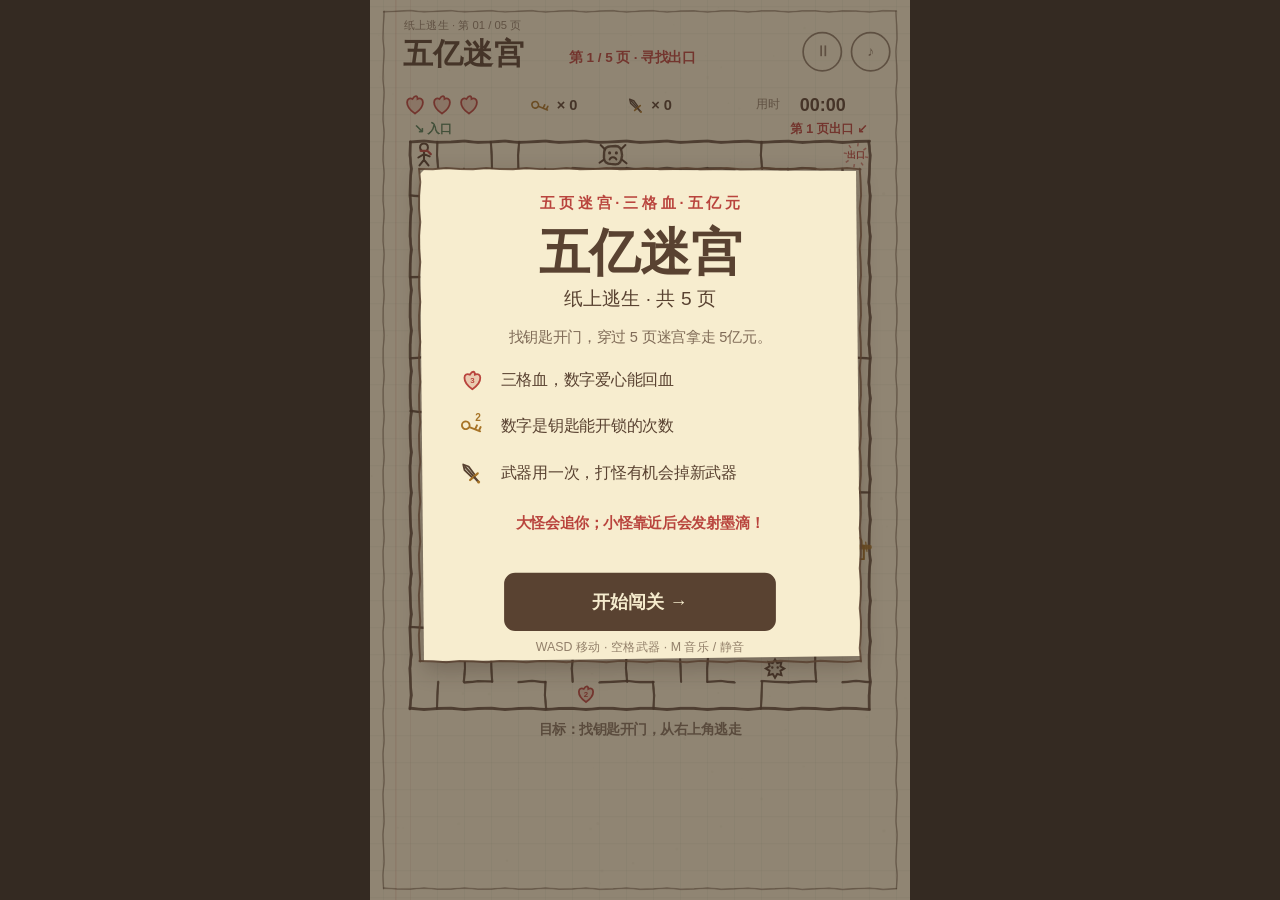
<file: maze.html>
<!DOCTYPE html>
<html lang="zh-CN">
<head>
<meta charset="UTF-8">
<meta name="viewport" content="width=device-width,initial-scale=1,maximum-scale=1,user-scalable=no,viewport-fit=cover">
<meta name="theme-color" content="#342a22">
<title>五亿迷宫 · 纸上逃生</title>
<style>
  * { box-sizing: border-box; margin: 0; padding: 0; }
  html, body {
    width: 100%; height: 100%; overflow: hidden;
    background: #342a22;
    -webkit-tap-highlight-color: transparent;
    -webkit-user-select: none; user-select: none;
    touch-action: none; overscroll-behavior: none;
  }
  canvas { display: block; width: 100vw; height: 100vh; cursor: default; }
  .sr-only {
    position: absolute; width: 1px; height: 1px; padding: 0; margin: -1px;
    overflow: hidden; clip: rect(0, 0, 0, 0); white-space: nowrap; border: 0;
  }
</style>
</head>
<body>
<canvas id="game" tabindex="0" role="img" aria-label="五亿迷宫：五页手绘迷宫，三格血，寻找数字钥匙开门，用一次性武器打败怪物并随机拾取掉落武器，最终取得五亿元。"></canvas>
<p class="sr-only">方向键或 WASD 移动，空格使用武器，P 暂停，R 重开本页，M 切换音乐与音效。触屏可使用方向和武器按钮。</p>
<noscript>需要启用 JavaScript 才能进入五亿迷宫。</noscript>
<script>
/* ==========================================================================
   五亿迷宫 · 纸上逃生
   单文件 Canvas 迷宫游戏 — 固定地图、无外部依赖、无持久化存储
   ========================================================================== */
(function () {
'use strict';

/* ------------------------------ 常量与工具 ------------------------------ */
const W = 480, H = 800;
const COLS = 17, ROWS = 21, CELL = 24;
const MX = 36, MY = 126, MW = COLS * CELL, MH = ROWS * CELL;
const MAX_HP = 3, PLAYER_SPEED = 104, STEP = 1 / 60;
const TAU = Math.PI * 2;
const FONT = '"Kaiti SC","STKaiti","KaiTi","PingFang SC","Microsoft YaHei",sans-serif';
const UI_FONT = '"PingFang SC","Microsoft YaHei",sans-serif';
const INK = '#594231', RED = '#b9443d', GREEN = '#527b55', GOLD = '#a77427';
const TOUCH = (window.matchMedia && window.matchMedia('(pointer: coarse)').matches) || navigator.maxTouchPoints > 0;

const clamp = (v, a, b) => v < a ? a : v > b ? b : v;
const lerp = (a, b, t) => a + (b - a) * t;
const idx = (x, y) => y * COLS + x;
const inBounds = (x, y) => x >= 0 && y >= 0 && x < COLS && y < ROWS;
const cellName = c => c.x + ',' + c.y;
const sameCell = (a, b) => a.x === b.x && a.y === b.y;
const cellCenter = c => ({ x: MX + (c.x + 0.5) * CELL, y: MY + (c.y + 0.5) * CELL });
const distance = (a, b) => Math.hypot(a.x - b.x, a.y - b.y);
const pointInRect = (p, r) => p.x >= r.x && p.x <= r.x + r.w && p.y >= r.y && p.y <= r.y + r.h;

function mulberry32(seed) {
  return function () {
    let t = seed += 0x6D2B79F5;
    t = Math.imul(t ^ t >>> 15, t | 1);
    t ^= t + Math.imul(t ^ t >>> 7, t | 61);
    return ((t ^ t >>> 14) >>> 0) / 4294967296;
  };
}

function shuffled(array, rng) {
  for (let i = array.length - 1; i > 0; i--) {
    const j = Math.floor(rng() * (i + 1));
    [array[i], array[j]] = [array[j], array[i]];
  }
  return array;
}

/* ------------------------------ 画布与视口 ------------------------------ */
const canvas = document.getElementById('game');
const ctx = canvas.getContext('2d', { alpha: false });
const view = { s: 1, ox: 0, oy: 0, dpr: 1 };

function resize() {
  const cw = Math.max(1, window.innerWidth), ch = Math.max(1, window.innerHeight);
  const dpr = Math.min(window.devicePixelRatio || 1, 2);
  canvas.width = Math.floor(cw * dpr);
  canvas.height = Math.floor(ch * dpr);
  canvas.style.width = cw + 'px';
  canvas.style.height = ch + 'px';
  view.s = Math.min(cw / W, ch / H) * dpr;
  view.ox = (canvas.width - W * view.s) / 2;
  view.oy = (canvas.height - H * view.s) / 2;
  view.dpr = dpr;
}

function toWorld(clientX, clientY) {
  const r = canvas.getBoundingClientRect();
  return {
    x: ((clientX - r.left) * view.dpr - view.ox) / view.s,
    y: ((clientY - r.top) * view.dpr - view.oy) / view.s
  };
}

function focusCanvas() {
  canvas.focus();
}

/* ------------------------------ 迷宫生成与寻路 ------------------------------ */
function wallKey(a, b) {
  if (a.x !== b.x) return 'V:' + Math.min(a.x, b.x) + ',' + a.y;
  return 'H:' + a.x + ',' + Math.min(a.y, b.y);
}

function generateMaze(seed) {
  const rng = mulberry32(seed);
  const vWalls = new Set(), hWalls = new Set();
  for (let y = 0; y < ROWS; y++) {
    for (let x = 0; x < COLS - 1; x++) vWalls.add('V:' + x + ',' + y);
  }
  for (let y = 0; y < ROWS - 1; y++) {
    for (let x = 0; x < COLS; x++) hWalls.add('H:' + x + ',' + y);
  }

  const visited = new Set(['0,0']);
  const stack = [{ x: 0, y: 0 }];
  const maze = { vWalls, hWalls };
  while (stack.length) {
    const cur = stack[stack.length - 1];
    const options = shuffled([
      { x: cur.x + 1, y: cur.y }, { x: cur.x - 1, y: cur.y },
      { x: cur.x, y: cur.y + 1 }, { x: cur.x, y: cur.y - 1 }
    ], rng).filter(c => inBounds(c.x, c.y) && !visited.has(cellName(c)));
    if (!options.length) { stack.pop(); continue; }
    const next = options[0];
    const key = wallKey(cur, next);
    vWalls.delete(key); hWalls.delete(key);
    visited.add(cellName(next));
    stack.push(next);
  }
  return maze;
}

function neighborCells(c, maze, doors) {
  const result = [];
  const candidates = [
    { x: c.x + 1, y: c.y }, { x: c.x - 1, y: c.y },
    { x: c.x, y: c.y + 1 }, { x: c.x, y: c.y - 1 }
  ];
  for (const n of candidates) {
    if (!inBounds(n.x, n.y)) continue;
    const key = wallKey(c, n);
    if (maze.vWalls.has(key) || maze.hWalls.has(key)) continue;
    const door = doors && doors.get(key);
    if (door && !door.open) continue;
    result.push(n);
  }
  return result;
}

function findPath(maze, start, goal, doors) {
  const total = COLS * ROWS;
  const previous = new Int32Array(total);
  previous.fill(-1);
  const queue = new Int32Array(total);
  let head = 0, tail = 0;
  const startI = idx(start.x, start.y), goalI = idx(goal.x, goal.y);
  queue[tail++] = startI;
  previous[startI] = startI;
  while (head < tail) {
    const curI = queue[head++];
    if (curI === goalI) break;
    const cur = { x: curI % COLS, y: Math.floor(curI / COLS) };
    for (const n of neighborCells(cur, maze, doors)) {
      const ni = idx(n.x, n.y);
      if (previous[ni] !== -1) continue;
      previous[ni] = curI;
      queue[tail++] = ni;
    }
  }
  if (previous[goalI] === -1) return null;
  const path = [];
  let cur = goalI;
  while (cur !== startI) {
    path.push({ x: cur % COLS, y: Math.floor(cur / COLS) });
    cur = previous[cur];
  }
  path.push({ x: start.x, y: start.y });
  return path.reverse();
}

function distanceMap(maze, start) {
  const dist = new Int32Array(COLS * ROWS);
  dist.fill(-1);
  const queue = [{ x: start.x, y: start.y }];
  dist[idx(start.x, start.y)] = 0;
  for (let head = 0; head < queue.length; head++) {
    const cur = queue[head], nextD = dist[idx(cur.x, cur.y)] + 1;
    for (const n of neighborCells(cur, maze, null)) {
      const ni = idx(n.x, n.y);
      if (dist[ni] !== -1) continue;
      dist[ni] = nextD;
      queue.push(n);
    }
  }
  return dist;
}

const START = { x: 0, y: 0 }, GOAL = { x: COLS - 1, y: 0 };
const WEAPON_TYPES = ['弹弓', '剑', '小锤', '纸飞机'];
const PAGES = [
  { seed: 500000000, big: 2, small: 5, doors: [0.56, 0.80], transpose: 0, beat: 0.27 },
  { seed: 501000031, big: 2, small: 6, doors: [0.52, 0.79], transpose: 2, beat: 0.26 },
  { seed: 502000062, big: 3, small: 6, doors: [0.48, 0.68, 0.86], transpose: 4, beat: 0.25 },
  { seed: 503000093, big: 3, small: 7, doors: [0.46, 0.67, 0.85], transpose: -2, beat: 0.24 },
  { seed: 504000124, big: 4, small: 8, doors: [0.44, 0.66, 0.85], transpose: 5, beat: 0.23 }
];
const PAGE_COUNT = PAGES.length;
let level = null;

function buildLevel(pageIndex) {
  const config = PAGES[pageIndex];
  let chosen = null;
  for (let attempt = 0; attempt < 120; attempt++) {
    const maze = generateMaze(config.seed + attempt * 7919);
    const path = findPath(maze, START, GOAL, null);
    if (!chosen || path.length > chosen.path.length) chosen = { maze, path };
    if (path.length >= 72 && path.length <= 180) { chosen = { maze, path }; break; }
  }

  const maze = chosen.maze, path = chosen.path;
  const pathSet = new Set(path.map(cellName));
  const dist = distanceMap(maze, START);
  let maxDist = 0;
  for (const d of dist) maxDist = Math.max(maxDist, d);
  const occupied = new Set([cellName(START), cellName(GOAL)]);
  const rng = mulberry32(config.seed + 7);

  function takeCell(cell) {
    if (!cell || occupied.has(cellName(cell))) return null;
    occupied.add(cellName(cell));
    return { x: cell.x, y: cell.y };
  }

  function mainCell(fraction) {
    const wanted = Math.round((path.length - 1) * fraction);
    for (let offset = 0; offset < path.length; offset++) {
      const a = path[clamp(wanted + offset, 0, path.length - 1)];
      const b = path[clamp(wanted - offset, 0, path.length - 1)];
      const picked = takeCell(a) || takeCell(b);
      if (picked) return picked;
    }
    return null;
  }

  function branchCell(fraction) {
    const target = maxDist * fraction;
    let best = null, bestScore = Infinity;
    for (let y = 0; y < ROWS; y++) {
      for (let x = 0; x < COLS; x++) {
        const c = { x, y }, name = cellName(c), d = dist[idx(x, y)];
        if (pathSet.has(name) || occupied.has(name) || d < 5) continue;
        const score = Math.abs(d - target) + rng() * 0.35;
        if (score < bestScore) { bestScore = score; best = c; }
      }
    }
    return takeCell(best);
  }

  function doorOnPath(fraction) {
    const i = clamp(Math.round((path.length - 1) * fraction), 1, path.length - 1);
    const a = path[i - 1], b = path[i];
    const ac = cellCenter(a), bc = cellCenter(b);
    return {
      a: { x: a.x, y: a.y }, b: { x: b.x, y: b.y }, wall: wallKey(a, b),
      x: (ac.x + bc.x) / 2, y: (ac.y + bc.y) / 2,
      vertical: a.x !== b.x, pathIndex: i
    };
  }

  const items = [], monsters = [], doors = config.doors.map(doorOnPath);
  const keyIndex = Math.round((path.length - 1) * 0.20);
  const keyCell = mainCell(0.20);
  const addItem = (kind, cell, value, variant) => {
    const p = cellCenter(cell);
    items.push({ kind, value: value || 1, variant: variant || '', cell, x: p.x, y: p.y, phase: rng() * TAU });
  };

  addItem('key', keyCell, doors.length, 'key');
  addItem('weapon', mainCell(0.08), 1, '弹弓');
  addItem('heart', mainCell(0.32), 1, 'heart');
  addItem('weapon', mainCell(0.42), 1, '剑');
  addItem('heart', branchCell(0.44), 2, 'heart');
  addItem('weapon', branchCell(0.58), 1, '小锤');
  addItem('heart', branchCell(0.82), 1, 'heart');
  addItem('weapon', mainCell(0.69), 1, '纸飞机');
  if (config.big >= 3) addItem('weapon', mainCell(0.54), 1, '剑');
  if (config.big >= 4) addItem('heart', branchCell(0.30), 1, 'heart');

  function addMonster(kind, cell, order) {
    const p = cellCenter(cell);
    monsters.push({
      kind, cell, x: p.x, y: p.y, homeX: p.x, homeY: p.y,
      r: kind === 'big' ? 8.2 : 7.2, phase: rng() * TAU,
      speed: 47 + order * 2, cooldown: 0.5 + rng(), windup: 0,
      aimX: 0, aimY: 1, repath: rng() * 0.25, path: [], stun: 0
    });
  }
  const bigSpots = [
    { f: 0.62 }, { f: 0.91 }, { f: 0.76, branch: true }, { f: 0.84 }
  ];
  const smallSpots = [
    { f: 0.28 }, { f: 0.48 }, { f: 0.72 }, { f: 0.64, branch: true },
    { f: 0.92, branch: true }, { f: 0.36 }, { f: 0.38, branch: true }, { f: 0.84 }
  ];
  for (let i = 0; i < config.big; i++) {
    const spot = bigSpots[i];
    addMonster('big', spot.branch ? branchCell(spot.f) : mainCell(spot.f), i);
  }
  for (let i = 0; i < config.small; i++) {
    const spot = smallSpots[i];
    addMonster('small', spot.branch ? branchCell(spot.f) : mainCell(spot.f), i);
  }

  level = {
    maze, path, items, monsters, doors, config, page: pageIndex,
    report: {
      connected: Array.from(dist).every(d => d >= 0),
      mainPathLength: path.length,
      keyPathIndex: keyIndex,
      doorPathIndices: doors.map(d => d.pathIndex),
      keyBeforeDoors: doors.every(d => keyIndex < d.pathIndex),
      keyUses: doors.length,
      bigMonsters: config.big,
      smallMonsters: config.small,
      totalCells: COLS * ROWS
    }
  };
  if (!level.report.connected || !level.report.keyBeforeDoors) {
    throw new Error('迷宫关卡校验失败');
  }
}

/* ------------------------------ 全局状态 ------------------------------ */
const game = {
  state: 'title', clock: 0, stateT: 0, elapsed: 0, totalElapsed: 0,
  page: 0, kills: 0, muted: false, redFlash: 0, shake: 0,
  message: '', messageT: 0, doorHintCd: 0, winTime: 0
};
let player = null, doors = new Map(), items = [], monsters = [], projectiles = [];
const particles = [], floaters = [], keys = new Set(), touchControls = new Map();
let debugDir = null;

function resetRun() {
  doors = new Map();
  for (const d of level.doors) doors.set(d.wall, Object.assign({}, d, { open: false, glow: 0 }));
  items = level.items.map(item => Object.assign({}, item, { taken: false }));
  monsters = level.monsters.map(monster => Object.assign({}, monster, {
    alive: true, path: [], windup: 0, cooldown: 0.45 + monster.phase * 0.12,
    stun: 0, x: monster.homeX, y: monster.homeY
  }));
  const start = cellCenter(START);
  player = {
    x: start.x, y: start.y, r: 5.8, hp: MAX_HP, keys: 0,
    weapons: 0, weaponNames: [], invuln: 0, facing: 1, walk: 0, moving: false
  };
  projectiles = [];
  particles.length = 0; floaters.length = 0;
  keys.clear(); touchControls.clear(); debugDir = null;
  game.elapsed = 0; game.kills = 0; game.redFlash = 0; game.shake = 0;
  game.message = ''; game.messageT = 0; game.doorHintCd = 0; game.winTime = 0;
  music.nextTime = 0; music.step = 0;
}

function setState(state) {
  game.state = state;
  game.stateT = 0;
}

function startGame() {
  focusCanvas();
  ensureAudio();
  game.page = 0;
  game.totalElapsed = 0;
  buildLevel(0);
  resetRun();
  buildStaticLayer();
  setState('playing');
  toast('第 1 / ' + PAGE_COUNT + ' 页：先找钥匙，再去出口！', 2.5);
  sfxStart();
}

function retryPage() {
  focusCanvas();
  ensureAudio();
  resetRun();
  setState('playing');
  toast('重新开始第 ' + (game.page + 1) + ' 页', 1.8);
  sfxStart();
}

function nextPage() {
  if (game.page >= PAGE_COUNT - 1) { startGame(); return; }
  focusCanvas();
  ensureAudio();
  game.page++;
  buildLevel(game.page);
  resetRun();
  buildStaticLayer();
  setState('playing');
  toast('第 ' + (game.page + 1) + ' / ' + PAGE_COUNT + ' 页：生命与补给已刷新', 2.6);
  sfxStart();
}

function handleEndAction() {
  if (game.state === 'over') retryPage();
  else if (game.state === 'win') nextPage();
}

function togglePause() {
  if (game.state === 'playing') setState('paused');
  else if (game.state === 'paused') setState('playing');
  keys.clear(); touchControls.clear(); debugDir = null;
}

/* ------------------------------ 音效 ------------------------------ */
let AC = null, master = null, musicGain = null;
const music = { nextTime: 0, step: 0 };
const MELODY = [72, 0, 76, 79, 76, 74, 71, 0, 67, 0, 71, 74, 79, 76, 74, 0];
const BASS = [48, 45, 43, 48];
function ensureAudio() {
  if (AC) { if (AC.state === 'suspended') AC.resume(); return; }
  const AudioCtor = window.AudioContext || window.webkitAudioContext;
  if (!AudioCtor) return;
  AC = new AudioCtor();
  master = AC.createGain();
  master.gain.value = game.muted ? 0 : 0.34;
  master.connect(AC.destination);
  musicGain = AC.createGain();
  musicGain.gain.value = 0.24;
  musicGain.connect(master);
  music.nextTime = 0;
}

function toggleMute() {
  game.muted = !game.muted;
  if (AC && master) master.gain.setTargetAtTime(game.muted ? 0 : 0.34, AC.currentTime, 0.02);
  music.nextTime = 0;
}

function musicNote(note, at, duration, type, volume) {
  if (!AC || !musicGain) return;
  const osc = AC.createOscillator(), gain = AC.createGain();
  osc.type = type;
  osc.frequency.setValueAtTime(440 * Math.pow(2, (note - 69 + level.config.transpose) / 12), at);
  gain.gain.setValueAtTime(0.0001, at);
  gain.gain.exponentialRampToValueAtTime(volume, at + 0.018);
  gain.gain.exponentialRampToValueAtTime(0.0001, at + duration);
  osc.connect(gain); gain.connect(musicGain);
  osc.start(at); osc.stop(at + duration + 0.03);
}

function updateMusic() {
  if (!AC || !musicGain || AC.state !== 'running' || game.muted || game.state !== 'playing') {
    music.nextTime = 0;
    return;
  }
  const now = AC.currentTime;
  if (!music.nextTime || music.nextTime < now - 0.1) music.nextTime = now + 0.04;
  const beat = level.config.beat;
  while (music.nextTime < now + 0.16) {
    const step = music.step % MELODY.length;
    const note = MELODY[step];
    if (note) musicNote(note, music.nextTime, beat * 0.74, 'triangle', 0.13);
    if (step % 4 === 0) musicNote(BASS[step / 4], music.nextTime, beat * 1.8, 'sine', 0.16);
    music.nextTime += beat;
    music.step++;
  }
}

function tone(f0, f1, duration, type, volume, delay) {
  if (!AC || game.muted) return;
  const at = AC.currentTime + (delay || 0);
  const osc = AC.createOscillator(), gain = AC.createGain();
  osc.type = type || 'sine';
  osc.frequency.setValueAtTime(Math.max(1, f0), at);
  osc.frequency.exponentialRampToValueAtTime(Math.max(1, f1), at + duration);
  gain.gain.setValueAtTime(volume || 0.16, at);
  gain.gain.exponentialRampToValueAtTime(0.0001, at + duration);
  osc.connect(gain); gain.connect(master);
  osc.start(at); osc.stop(at + duration + 0.03);
}

function sfxStart() { tone(392, 523, 0.12, 'triangle', 0.16); tone(523, 659, 0.15, 'triangle', 0.14, 0.09); }
function sfxPickup() { tone(660, 990, 0.12, 'sine', 0.18); }
function sfxKey() { tone(740, 1120, 0.16, 'triangle', 0.18); tone(1120, 1480, 0.12, 'triangle', 0.10, 0.08); }
function sfxDoor() { tone(180, 360, 0.20, 'square', 0.09); tone(520, 760, 0.18, 'triangle', 0.12, 0.13); }
function sfxAttack() { tone(430, 90, 0.13, 'sawtooth', 0.15); }
function sfxHurt() { tone(180, 55, 0.28, 'sawtooth', 0.20); }
function sfxShoot() { tone(190, 110, 0.08, 'square', 0.05); }
function sfxWin() { [523, 659, 784, 1047, 1319].forEach((f, i) => tone(f, f, 0.20, 'triangle', 0.18, i * 0.11)); }

/* ------------------------------ 墙体与圆形碰撞 ------------------------------ */
function circleSegment(px, py, radius, x1, y1, x2, y2) {
  const dx = x2 - x1, dy = y2 - y1;
  const length2 = dx * dx + dy * dy;
  const t = length2 ? clamp(((px - x1) * dx + (py - y1) * dy) / length2, 0, 1) : 0;
  const nx = x1 + dx * t, ny = y1 + dy * t;
  const ex = px - nx, ey = py - ny;
  return ex * ex + ey * ey < radius * radius;
}

function circleHitsStatic(x, y, radius) {
  const r = radius + 0.85;
  if (x - r < MX || x + r > MX + MW || y - r < MY || y + r > MY + MH) return true;
  const minX = Math.floor((x - r - MX) / CELL) - 1;
  const maxX = Math.floor((x + r - MX) / CELL) + 1;
  const minY = Math.floor((y - r - MY) / CELL) - 1;
  const maxY = Math.floor((y + r - MY) / CELL) + 1;
  for (let cy = minY; cy <= maxY; cy++) {
    for (let cx = minX; cx <= maxX; cx++) {
      const vk = 'V:' + cx + ',' + cy;
      if (level.maze.vWalls.has(vk)) {
        const wx = MX + (cx + 1) * CELL, wy = MY + cy * CELL;
        if (circleSegment(x, y, r, wx, wy, wx, wy + CELL)) return true;
      }
      const hk = 'H:' + cx + ',' + cy;
      if (level.maze.hWalls.has(hk)) {
        const wx = MX + cx * CELL, wy = MY + (cy + 1) * CELL;
        if (circleSegment(x, y, r, wx, wy, wx + CELL, wy)) return true;
      }
    }
  }
  return false;
}

function doorSegment(d) {
  if (d.vertical) return { x1: d.x, y1: d.y - CELL / 2, x2: d.x, y2: d.y + CELL / 2 };
  return { x1: d.x - CELL / 2, y1: d.y, x2: d.x + CELL / 2, y2: d.y };
}

function collidingDoor(x, y, radius) {
  for (const d of doors.values()) {
    if (d.open) continue;
    const s = doorSegment(d);
    if (circleSegment(x, y, radius + 1.5, s.x1, s.y1, s.x2, s.y2)) return d;
  }
  return null;
}

function collides(x, y, radius) {
  return circleHitsStatic(x, y, radius) || !!collidingDoor(x, y, radius);
}

function lineOfSight(a, b) {
  const dx = b.x - a.x, dy = b.y - a.y, length = Math.hypot(dx, dy);
  const steps = Math.max(1, Math.ceil(length / 4));
  for (let i = 1; i < steps; i++) {
    const t = i / steps;
    if (collides(a.x + dx * t, a.y + dy * t, 0.5)) return false;
  }
  return true;
}

function moveBody(body, dx, dy, radius, isPlayer) {
  function attempt(nx, ny) {
    const door = collidingDoor(nx, ny, radius);
    if (!circleHitsStatic(nx, ny, radius) && !door) {
      body.x = nx; body.y = ny;
      return true;
    }
    if (isPlayer && door) {
      if (player.keys > 0) {
        openDoor(door);
        if (!circleHitsStatic(nx, ny, radius)) {
          body.x = nx; body.y = ny;
          return true;
        }
      } else if (game.doorHintCd <= 0) {
        toast('锁住了：先找一把钥匙！', 1.6);
        game.doorHintCd = 1.2;
      }
    }
    return false;
  }
  if (dx) attempt(body.x + dx, body.y);
  if (dy) attempt(body.x, body.y + dy);
}

function cellAt(x, y) {
  return {
    x: clamp(Math.floor((x - MX) / CELL), 0, COLS - 1),
    y: clamp(Math.floor((y - MY) / CELL), 0, ROWS - 1)
  };
}

/* ------------------------------ 道具、战斗与伤害 ------------------------------ */
function toast(text, duration) {
  game.message = text;
  game.messageT = duration || 1.7;
}

function addFloater(x, y, text, color) {
  floaters.push({ x, y, text, color: color || INK, life: 1.1, max: 1.1 });
}

function burst(x, y, color, count, speed) {
  const rng = mulberry32(Math.floor((x * 17 + y * 31 + game.clock * 1000) * 10));
  for (let i = 0; i < count; i++) {
    const angle = rng() * TAU, velocity = (0.3 + rng() * 0.7) * (speed || 70);
    particles.push({
      x, y, vx: Math.cos(angle) * velocity, vy: Math.sin(angle) * velocity,
      color, size: 1.2 + rng() * 2.4, life: 0.45 + rng() * 0.55, max: 1
    });
  }
}

function openDoor(door) {
  if (door.open || player.keys <= 0) return;
  player.keys--;
  door.open = true;
  door.glow = 1;
  toast('咔嗒！门锁打开了', 1.5);
  addFloater(door.x, door.y - 10, '开锁 −1', GOLD);
  burst(door.x, door.y, GOLD, 14, 52);
  sfxDoor();
}

function collectItems() {
  for (const item of items) {
    if (item.taken || Math.hypot(player.x - item.x, player.y - item.y) > player.r + 9) continue;
    if (item.kind === 'heart') {
      if (player.hp >= MAX_HP) continue;
      const healed = Math.min(item.value, MAX_HP - player.hp);
      player.hp += healed;
      item.taken = true;
      addFloater(item.x, item.y - 8, '+' + healed + ' 格血', RED);
      burst(item.x, item.y, RED, 12, 48);
      sfxPickup();
    } else if (item.kind === 'key') {
      player.keys += item.value;
      item.taken = true;
      addFloater(item.x, item.y - 8, '钥匙 +' + item.value, GOLD);
      toast('这把钥匙可以开 ' + item.value + ' 次锁', 2);
      burst(item.x, item.y, GOLD, 14, 55);
      sfxKey();
    } else {
      player.weapons++;
      player.weaponNames.push(item.variant);
      item.taken = true;
      addFloater(item.x, item.y - 8, item.variant + ' +1', INK);
      toast('拿到' + item.variant + '：靠近怪物后使用', 1.8);
      burst(item.x, item.y, GREEN, 12, 50);
      sfxPickup();
    }
  }
}

function maybeDropWeapon(monster) {
  const chance = monster.kind === 'big' ? 0.65 : 0.40;
  if (Math.random() >= chance) return;
  const variant = WEAPON_TYPES[Math.floor(Math.random() * WEAPON_TYPES.length)];
  items.push({
    kind: 'weapon', value: 1, variant, cell: cellAt(monster.x, monster.y),
    x: monster.x, y: monster.y, phase: Math.random() * TAU, taken: false, dropped: true
  });
  toast('怪物掉落了' + variant + '！', 1.8);
  addFloater(monster.x, monster.y - 26, '掉落 ' + variant, GREEN);
  burst(monster.x, monster.y, GREEN, 12, 58);
}

function useWeapon() {
  if (game.state !== 'playing') return;
  if (player.weapons <= 0) { toast('武器用完了，去支路找找！', 1.4); return; }
  let target = null, nearest = Infinity;
  for (const monster of monsters) {
    if (!monster.alive) continue;
    const d = distance(player, monster);
    if (d <= CELL * 2.8 && d < nearest && lineOfSight(player, monster)) {
      nearest = d; target = monster;
    }
  }
  if (!target) { toast('附近没有能打到的怪物', 1.3); return; }
  const name = player.weaponNames.shift() || '武器';
  player.weapons--;
  target.alive = false;
  game.kills++;
  maybeDropWeapon(target);
  addFloater(target.x, target.y - 12, name + '：啪！', RED);
  burst(target.x, target.y, INK, 24, 95);
  particles.push({
    x: player.x, y: player.y, tx: target.x, ty: target.y,
    line: true, color: RED, life: 0.18, max: 0.18, size: 2
  });
  game.shake = 0.25;
  sfxAttack();
}

function hurtPlayer(reason) {
  if (game.state !== 'playing' || player.invuln > 0) return false;
  player.hp = Math.max(0, player.hp - 1);
  player.invuln = 1.15;
  game.redFlash = 0.72;
  game.shake = 0.55;
  addFloater(player.x, player.y - 14, '−1 格血', RED);
  burst(player.x, player.y, RED, 16, 80);
  sfxHurt();
  if (player.hp <= 0) {
    toast(reason || '闯关失败', 2);
    setState('over');
  } else {
    toast(reason + '，还剩 ' + player.hp + ' 格血', 1.4);
  }
  return true;
}

function winGame() {
  if (game.state !== 'playing') return;
  game.winTime = game.elapsed;
  setState('win');
  burst(player.x, player.y, RED, 36, 120);
  burst(player.x, player.y, GOLD, 36, 105);
  sfxWin();
}

/* ------------------------------ 输入与玩家更新 ------------------------------ */
const DPAD = [
  { action: 'up', x: 92, y: 681, r: 23 },
  { action: 'left', x: 52, y: 721, r: 23 },
  { action: 'right', x: 132, y: 721, r: 23 },
  { action: 'down', x: 92, y: 761, r: 23 }
];
const WEAPON_BUTTON = { x: 389, y: 724, r: 39 };
const PAUSE_BUTTON = { x: 402, y: 46, r: 17 };
const MUTE_BUTTON = { x: 445, y: 46, r: 17 };
const BOTTOM_RESTART = { x: 212, y: 741, w: 66, h: 29 };
const START_BUTTON = { x: 120, y: 510, w: 240, h: 50 };
const RESUME_BUTTON = { x: 125, y: 390, w: 230, h: 48 };
const PAUSE_RESTART_BUTTON = { x: 160, y: 458, w: 160, h: 40 };
const END_RESTART_BUTTON = { x: 120, y: 470, w: 240, h: 50 };

function readDirection() {
  if (debugDir) return debugDir;
  let x = 0, y = 0;
  if (keys.has('ArrowLeft') || keys.has('KeyA')) x--;
  if (keys.has('ArrowRight') || keys.has('KeyD')) x++;
  if (keys.has('ArrowUp') || keys.has('KeyW')) y--;
  if (keys.has('ArrowDown') || keys.has('KeyS')) y++;
  for (const action of touchControls.values()) {
    if (action === 'left') x--;
    else if (action === 'right') x++;
    else if (action === 'up') y--;
    else if (action === 'down') y++;
  }
  if (x && y) { const scale = Math.SQRT1_2; x *= scale; y *= scale; }
  return { x, y };
}

function updatePlayer(dt) {
  const dir = readDirection();
  player.moving = !!(dir.x || dir.y);
  if (dir.x) player.facing = dir.x > 0 ? 1 : -1;
  if (player.moving) {
    player.walk += dt * 11;
    moveBody(player, dir.x * PLAYER_SPEED * dt, dir.y * PLAYER_SPEED * dt, player.r, true);
  }
  player.invuln = Math.max(0, player.invuln - dt);
  collectItems();
  if (sameCell(cellAt(player.x, player.y), GOAL) && distance(player, cellCenter(GOAL)) < CELL * 0.52) winGame();
}

function updateMonsters(dt) {
  for (const monster of monsters) {
    if (!monster.alive) continue;
    if (monster.stun > 0) { monster.stun -= dt; continue; }
    if (monster.kind === 'big') {
      monster.repath -= dt;
      if (monster.repath <= 0) {
        const from = cellAt(monster.x, monster.y), to = cellAt(player.x, player.y);
        monster.path = findPath(level.maze, from, to, doors) || [];
        monster.repath = 0.32 + (monster.phase % 0.12);
      }
      let target = null;
      if (monster.path.length > 1) {
        const next = monster.path[1];
        target = cellCenter(next);
        if (Math.hypot(monster.x - target.x, monster.y - target.y) < 2.2) {
          monster.path.shift();
          target = monster.path.length > 1 ? cellCenter(monster.path[1]) : null;
        }
      } else if (sameCell(cellAt(monster.x, monster.y), cellAt(player.x, player.y))) {
        target = player;
      }
      if (target && game.elapsed > 1.1) {
        const dx = target.x - monster.x, dy = target.y - monster.y, d = Math.hypot(dx, dy) || 1;
        moveBody(monster, dx / d * monster.speed * dt, dy / d * monster.speed * dt, monster.r, false);
      }
      if (distance(player, monster) < player.r + monster.r + 0.5) {
        if (hurtPlayer('被大怪物抓到了')) {
          monster.stun = 0.75;
          const dx = player.x - monster.x, dy = player.y - monster.y, d = Math.hypot(dx, dy) || 1;
          moveBody(player, dx / d * 11, dy / d * 11, player.r, true);
        }
      }
    } else {
      monster.cooldown = Math.max(0, monster.cooldown - dt);
      const d = distance(player, monster);
      if (monster.windup > 0) {
        monster.windup -= dt;
        const dx = player.x - monster.x, dy = player.y - monster.y, len = Math.hypot(dx, dy) || 1;
        monster.aimX = dx / len; monster.aimY = dy / len;
        if (monster.windup <= 0) {
          projectiles.push({
            x: monster.x + monster.aimX * 9, y: monster.y + monster.aimY * 9,
            vx: monster.aimX * 91, vy: monster.aimY * 91, r: 2.8, life: 1.45
          });
          monster.cooldown = 1.65;
          sfxShoot();
        }
      } else if (monster.cooldown <= 0 && d < CELL * 3.3 && lineOfSight(monster, player)) {
        monster.windup = 0.48;
      }
    }
  }
}

function updateProjectiles(dt) {
  for (let i = projectiles.length - 1; i >= 0; i--) {
    const p = projectiles[i];
    p.life -= dt;
    p.x += p.vx * dt; p.y += p.vy * dt;
    if (p.life <= 0 || collides(p.x, p.y, p.r)) {
      burst(p.x, p.y, INK, 4, 22);
      projectiles.splice(i, 1);
      continue;
    }
    if (distance(p, player) < p.r + player.r) {
      hurtPlayer('被小怪的墨滴打中了');
      projectiles.splice(i, 1);
    }
  }
}

function updateEffects(dt) {
  game.redFlash = Math.max(0, game.redFlash - dt * 1.8);
  game.shake = Math.max(0, game.shake - dt * 2.8);
  game.messageT = Math.max(0, game.messageT - dt);
  game.doorHintCd = Math.max(0, game.doorHintCd - dt);
  for (const d of doors.values()) d.glow = Math.max(0, (d.glow || 0) - dt * 1.6);
  for (let i = particles.length - 1; i >= 0; i--) {
    const p = particles[i];
    p.life -= dt;
    if (p.life <= 0) { particles.splice(i, 1); continue; }
    if (!p.line) {
      p.x += p.vx * dt; p.y += p.vy * dt;
      p.vx *= Math.pow(0.08, dt); p.vy *= Math.pow(0.08, dt);
    }
  }
  for (let i = floaters.length - 1; i >= 0; i--) {
    const f = floaters[i];
    f.life -= dt; f.y -= dt * 22;
    if (f.life <= 0) floaters.splice(i, 1);
  }
}

function update(dt) {
  if (game.state !== 'playing') return;
  game.stateT += dt;
  game.elapsed += dt;
  game.totalElapsed += dt;
  updatePlayer(dt);
  if (game.state !== 'playing') { updateEffects(dt); return; }
  updateMonsters(dt);
  updateProjectiles(dt);
  updateEffects(dt);
}

/* ------------------------------ 手绘基础图形 ------------------------------ */
function sketchLine(g, x1, y1, x2, y2, color, width) {
  const dx = x2 - x1, dy = y2 - y1, length = Math.hypot(dx, dy) || 1;
  const nx = -dy / length, ny = dx / length;
  const steps = Math.max(1, Math.ceil(length / 12));
  for (let pass = 0; pass < 2; pass++) {
    g.beginPath();
    for (let i = 0; i <= steps; i++) {
      const t = i / steps;
      const wobble = Math.sin(i * 4.173 + x1 * 0.11 + y1 * 0.07 + pass * 2.3) * (pass ? 0.45 : 0.72);
      const x = lerp(x1, x2, t) + nx * wobble;
      const y = lerp(y1, y2, t) + ny * wobble;
      if (i === 0) g.moveTo(x, y); else g.lineTo(x, y);
    }
    g.globalAlpha = pass ? 0.24 : 0.86;
    g.strokeStyle = color || INK;
    g.lineWidth = pass ? 0.75 : (width || 2);
    g.lineCap = 'round'; g.lineJoin = 'round';
    g.stroke();
  }
  g.globalAlpha = 1;
}

function roughRect(g, x, y, w, h, color, width) {
  sketchLine(g, x, y, x + w, y, color, width);
  sketchLine(g, x + w, y, x + w, y + h, color, width);
  sketchLine(g, x + w, y + h, x, y + h, color, width);
  sketchLine(g, x, y + h, x, y, color, width);
}

function roughCircle(g, x, y, r, color, width, phase) {
  for (let pass = 0; pass < 2; pass++) {
    g.beginPath();
    for (let i = 0; i <= 24; i++) {
      const a = i / 24 * TAU;
      const rr = r + Math.sin(i * 5.17 + (phase || 0) + pass * 1.9) * 0.55;
      const px = x + Math.cos(a) * rr, py = y + Math.sin(a) * rr;
      if (i === 0) g.moveTo(px, py); else g.lineTo(px, py);
    }
    g.globalAlpha = pass ? 0.25 : 0.9;
    g.strokeStyle = color || INK; g.lineWidth = pass ? 0.7 : (width || 1.8);
    g.stroke();
  }
  g.globalAlpha = 1;
}

function heartPath(g, x, y, size) {
  g.beginPath();
  g.moveTo(x, y + size);
  g.bezierCurveTo(x - size * 1.3, y + size * 0.1, x - size * 0.95, y - size * 0.95, x - size * 0.28, y - size * 0.62);
  g.bezierCurveTo(x, y - size * 1.05, x + size * 0.28, y - size * 1.05, x + size * 0.28, y - size * 0.62);
  g.bezierCurveTo(x + size * 0.95, y - size * 0.95, x + size * 1.3, y + size * 0.1, x, y + size);
  g.closePath();
}

function drawHeart(g, x, y, size, filled, number) {
  heartPath(g, x, y, size);
  g.fillStyle = filled ? 'rgba(185,68,61,.20)' : 'rgba(89,66,49,.035)';
  g.fill();
  g.strokeStyle = filled ? RED : 'rgba(89,66,49,.35)';
  g.lineWidth = 1.6; g.stroke();
  if (number !== undefined) {
    g.fillStyle = filled ? RED : INK;
    g.font = 'bold ' + Math.max(7, size * 0.85) + 'px ' + UI_FONT;
    g.textAlign = 'center'; g.textBaseline = 'middle';
    g.fillText(String(number), x, y + 0.5);
  }
}

function drawKey(g, x, y, scale, number) {
  g.save(); g.translate(x, y); g.scale(scale || 1, scale || 1); g.rotate(-0.35);
  g.strokeStyle = GOLD; g.lineWidth = 2; g.lineCap = 'round';
  g.beginPath(); g.arc(-5, -3, 4, 0, TAU); g.moveTo(-2, 0); g.lineTo(7, 8);
  g.moveTo(3, 4); g.lineTo(6, 1); g.moveTo(6, 7); g.lineTo(9, 4); g.stroke();
  g.restore();
  if (number !== undefined) {
    g.fillStyle = GOLD; g.font = 'bold 9px ' + UI_FONT;
    g.textAlign = 'center'; g.textBaseline = 'middle'; g.fillText(String(number), x + 6, y - 7);
  }
}

function drawWeapon(g, x, y, variant, scale) {
  g.save(); g.translate(x, y); g.scale(scale || 1, scale || 1);
  g.strokeStyle = INK; g.fillStyle = 'rgba(167,116,39,.18)'; g.lineWidth = 1.8; g.lineCap = 'round'; g.lineJoin = 'round';
  if (variant === '弹弓') {
    g.beginPath(); g.moveTo(0, 9); g.lineTo(0, 0); g.lineTo(-6, -7); g.moveTo(0, 0); g.lineTo(6, -7);
    g.moveTo(-6, -7); g.quadraticCurveTo(0, -3, 6, -7); g.stroke();
  } else if (variant === '小锤') {
    g.save(); g.rotate(-0.55); g.beginPath(); g.moveTo(0, -2); g.lineTo(0, 10); g.stroke();
    g.fillRect(-7, -8, 14, 7); g.strokeRect(-7, -8, 14, 7); g.restore();
  } else if (variant === '纸飞机') {
    g.beginPath(); g.moveTo(-9, -5); g.lineTo(10, -9); g.lineTo(3, 9); g.lineTo(0, 1); g.closePath(); g.fill(); g.stroke();
    g.beginPath(); g.moveTo(0, 1); g.lineTo(10, -9); g.stroke();
  } else {
    g.save(); g.rotate(-0.72);
    g.fillStyle = 'rgba(104,124,119,.26)';
    g.beginPath(); g.moveTo(0, -12); g.lineTo(2.7, -7); g.lineTo(1.8, 4);
    g.lineTo(-1.8, 4); g.lineTo(-2.7, -7); g.closePath(); g.fill(); g.stroke();
    g.beginPath(); g.moveTo(0, -9); g.lineTo(0, 3); g.stroke();
    g.strokeStyle = GOLD; g.lineWidth = 2.2;
    g.beginPath(); g.moveTo(-5, 4); g.lineTo(5, 4); g.stroke();
    g.strokeStyle = INK; g.lineWidth = 2.4;
    g.beginPath(); g.moveTo(0, 5); g.lineTo(0, 10); g.stroke();
    g.fillStyle = GOLD; g.beginPath(); g.arc(0, 11, 1.5, 0, TAU); g.fill();
    g.restore();
  }
  g.restore();
}

function drawLock(g, x, y, open) {
  g.save(); g.translate(x, y);
  g.strokeStyle = open ? GREEN : GOLD; g.fillStyle = open ? 'rgba(82,123,85,.14)' : 'rgba(167,116,39,.20)';
  g.lineWidth = 1.7;
  g.beginPath(); g.arc(0, -4, 5, Math.PI, 0, false);
  if (open) g.lineTo(7, -9); else g.lineTo(5, 0);
  g.stroke();
  g.fillRect(-7, -1, 14, 12); g.strokeRect(-7, -1, 14, 12);
  g.beginPath(); g.arc(0, 4, 1.5, 0, TAU); g.moveTo(0, 5.5); g.lineTo(0, 8); g.stroke();
  g.restore();
}

/* ------------------------------ 静态纸张与迷宫 ------------------------------ */
let staticLayer = null;
function buildStaticLayer() {
  staticLayer = document.createElement('canvas');
  staticLayer.width = W * 2; staticLayer.height = H * 2;
  const g = staticLayer.getContext('2d');
  g.scale(2, 2);
  g.fillStyle = '#f5ebcd'; g.fillRect(0, 0, W, H);

  g.lineWidth = 0.55;
  for (let x = 12; x < W; x += 24) {
    g.strokeStyle = x === 36 ? 'rgba(165,94,72,.17)' : 'rgba(104,124,119,.11)';
    g.beginPath(); g.moveTo(x, 0); g.lineTo(x, H); g.stroke();
  }
  for (let y = 6; y < H; y += 24) {
    g.strokeStyle = 'rgba(104,124,119,.11)';
    g.beginPath(); g.moveTo(0, y); g.lineTo(W, y); g.stroke();
  }
  g.strokeStyle = 'rgba(185,68,61,.16)'; g.lineWidth = 1;
  g.beginPath(); g.moveTo(23, 0); g.lineTo(23, H); g.stroke();

  const rng = mulberry32(500000012);
  for (let i = 0; i < 150; i++) {
    g.fillStyle = 'rgba(89,66,49,' + (0.012 + rng() * 0.025) + ')';
    g.beginPath(); g.arc(rng() * W, rng() * H, 0.3 + rng() * 1.1, 0, TAU); g.fill();
  }
  roughRect(g, 12, 10, 456, 780, 'rgba(89,66,49,.55)', 1.25);

  for (const key of level.maze.vWalls) {
    const parts = key.slice(2).split(',').map(Number);
    const x = MX + (parts[0] + 1) * CELL, y = MY + parts[1] * CELL;
    sketchLine(g, x, y, x, y + CELL, INK, 2.05);
  }
  for (const key of level.maze.hWalls) {
    const parts = key.slice(2).split(',').map(Number);
    const x = MX + parts[0] * CELL, y = MY + (parts[1] + 1) * CELL;
    sketchLine(g, x, y, x + CELL, y, INK, 2.05);
  }
  roughRect(g, MX, MY, MW, MH, INK, 2.5);

  g.font = 'bold 11px ' + FONT; g.textBaseline = 'middle';
  g.textAlign = 'left'; g.fillStyle = GREEN; g.fillText('↘ 入口', MX + 3, MY - 11);
  g.textAlign = 'right'; g.fillStyle = RED;
  g.fillText(game.page === PAGE_COUNT - 1 ? '出口 · 5亿元 ↙' : '第 ' + (game.page + 1) + ' 页出口 ↙', MX + MW - 2, MY - 11);
}

/* ------------------------------ 世界绘制 ------------------------------ */
function drawDoor(g, d) {
  const s = doorSegment(d);
  g.save();
  if (!d.open) {
    sketchLine(g, s.x1, s.y1, s.x2, s.y2, GOLD, 4.2);
    if (d.vertical) {
      sketchLine(g, d.x - 4, d.y - 9, d.x + 4, d.y - 9, GOLD, 1.2);
      sketchLine(g, d.x - 4, d.y + 9, d.x + 4, d.y + 9, GOLD, 1.2);
    } else {
      sketchLine(g, d.x - 9, d.y - 4, d.x - 9, d.y + 4, GOLD, 1.2);
      sketchLine(g, d.x + 9, d.y - 4, d.x + 9, d.y + 4, GOLD, 1.2);
    }
    drawLock(g, d.x, d.y, false);
  } else {
    g.globalAlpha = 0.45 + (d.glow || 0) * 0.5;
    if (d.vertical) {
      sketchLine(g, s.x1, s.y1, s.x1, s.y1 + 7, GREEN, 2);
      sketchLine(g, s.x2, s.y2 - 7, s.x2, s.y2, GREEN, 2);
    } else {
      sketchLine(g, s.x1, s.y1, s.x1 + 7, s.y1, GREEN, 2);
      sketchLine(g, s.x2 - 7, s.y2, s.x2, s.y2, GREEN, 2);
    }
  }
  g.restore();
}

function drawItem(g, item) {
  if (item.taken) return;
  const bob = Math.sin(game.clock * 2.4 + item.phase) * 1.2;
  g.save(); g.translate(0, bob);
  g.fillStyle = 'rgba(245,235,205,.80)';
  g.beginPath(); g.arc(item.x, item.y, 10.2, 0, TAU); g.fill();
  if (item.dropped) {
    g.strokeStyle = GREEN; g.globalAlpha = 0.45 + Math.sin(game.clock * 5 + item.phase) * 0.2;
    g.setLineDash([2, 3]); g.beginPath(); g.arc(item.x, item.y, 11.2, 0, TAU); g.stroke();
    g.setLineDash([]); g.globalAlpha = 1;
  }
  if (item.kind === 'heart') drawHeart(g, item.x, item.y, 7.2, true, item.value);
  else if (item.kind === 'key') drawKey(g, item.x, item.y, 0.9, item.value);
  else drawWeapon(g, item.x, item.y, item.variant, 0.85);
  g.restore();
}

function drawGoal(g) {
  const p = cellCenter(GOAL);
  const pulse = 0.5 + Math.sin(game.clock * 4) * 0.18;
  g.save(); g.translate(p.x, p.y);
  g.strokeStyle = 'rgba(185,68,61,' + pulse + ')'; g.lineWidth = 1.3;
  for (let i = 0; i < 8; i++) {
    const a = i / 8 * TAU + game.clock * 0.1;
    g.beginPath(); g.moveTo(Math.cos(a) * 8, Math.sin(a) * 8); g.lineTo(Math.cos(a) * 11, Math.sin(a) * 11); g.stroke();
  }
  g.fillStyle = RED; g.font = 'bold 8px ' + UI_FONT; g.textAlign = 'center'; g.textBaseline = 'middle';
  g.fillText(game.page === PAGE_COUNT - 1 ? '5亿' : '出口', 0, 0);
  g.restore();
}

function drawPlayer(g) {
  if (player.invuln > 0 && Math.floor(player.invuln * 12) % 2 === 0) return;
  const stride = player.moving ? Math.sin(player.walk) * 3 : 0;
  g.save(); g.translate(player.x, player.y); g.scale(player.facing, 1);
  g.strokeStyle = INK; g.lineWidth = 1.8; g.lineCap = 'round';
  g.fillStyle = '#f5ebcd';
  g.beginPath(); g.arc(0, -7, 3.5, 0, TAU); g.fill(); g.stroke();
  g.beginPath(); g.moveTo(0, -3.5); g.lineTo(0, 4);
  g.moveTo(0, -1); g.lineTo(-5, 2 + stride * 0.4); g.moveTo(0, -1); g.lineTo(5, 1 - stride * 0.4);
  g.moveTo(0, 4); g.lineTo(-4, 9 + stride); g.moveTo(0, 4); g.lineTo(4, 9 - stride); g.stroke();
  g.strokeStyle = RED; g.lineWidth = 2;
  g.beginPath(); g.moveTo(-3, -4); g.lineTo(3, -4); g.lineTo(6, -1); g.stroke();
  g.restore();
}

function drawMonster(g, monster) {
  if (!monster.alive) return;
  const wobble = Math.sin(game.clock * 3 + monster.phase);
  g.save(); g.translate(monster.x, monster.y + wobble * 0.5);
  if (monster.kind === 'big') {
    g.fillStyle = 'rgba(89,66,49,.11)';
    g.beginPath(); g.arc(0, 0, 9, 0, TAU); g.fill();
    roughCircle(g, 0, 0, 8.5, INK, 2.1, monster.phase + game.clock * 0.8);
    g.strokeStyle = INK; g.lineWidth = 1.8; g.lineCap = 'round';
    g.beginPath(); g.moveTo(-7, -5); g.lineTo(-11, -9); g.moveTo(7, -5); g.lineTo(11, -9);
    g.moveTo(-8, 4); g.lineTo(-12, 7 + wobble * 2); g.moveTo(8, 4); g.lineTo(12, 7 - wobble * 2); g.stroke();
    g.fillStyle = INK; g.beginPath(); g.arc(-3, -2, 1.4, 0, TAU); g.arc(3, -2, 1.4, 0, TAU); g.fill();
    g.beginPath(); g.arc(0, 5, 3.2, Math.PI * 1.12, Math.PI * 1.88); g.stroke();
  } else {
    if (monster.windup > 0) {
      g.strokeStyle = RED; g.lineWidth = 1.5; g.globalAlpha = 0.45 + Math.sin(game.clock * 22) * 0.25;
      g.beginPath(); g.arc(0, 0, 12 + (0.48 - monster.windup) * 8, 0, TAU); g.stroke();
      g.globalAlpha = 1; g.fillStyle = RED; g.font = 'bold 13px ' + UI_FONT;
      g.textAlign = 'center'; g.fillText('!', 0, -14);
    }
    g.fillStyle = monster.windup > 0 ? 'rgba(185,68,61,.24)' : 'rgba(89,66,49,.16)';
    g.strokeStyle = monster.windup > 0 ? RED : INK; g.lineWidth = 1.7;
    g.beginPath();
    for (let i = 0; i < 16; i++) {
      const a = i / 16 * TAU, r = i % 2 ? 5.2 : 8.2;
      const x = Math.cos(a) * r, y = Math.sin(a) * r;
      if (i === 0) g.moveTo(x, y); else g.lineTo(x, y);
    }
    g.closePath(); g.fill(); g.stroke();
    g.fillStyle = INK; g.beginPath(); g.arc(-2.4, -1, 1.1, 0, TAU); g.arc(2.4, -1, 1.1, 0, TAU); g.fill();
  }
  g.restore();
}

function drawEffects(g) {
  for (const p of projectiles) {
    g.strokeStyle = 'rgba(89,66,49,.28)'; g.lineWidth = 2;
    g.beginPath(); g.moveTo(p.x - p.vx * 0.045, p.y - p.vy * 0.045); g.lineTo(p.x, p.y); g.stroke();
    g.fillStyle = INK; g.beginPath(); g.arc(p.x, p.y, p.r, 0, TAU); g.fill();
  }
  for (const p of particles) {
    g.globalAlpha = clamp(p.life / (p.max || 1), 0, 1);
    g.strokeStyle = p.color; g.fillStyle = p.color;
    if (p.line) {
      g.lineWidth = p.size; g.beginPath(); g.moveTo(p.x, p.y); g.lineTo(p.tx, p.ty); g.stroke();
    } else {
      g.beginPath(); g.arc(p.x, p.y, p.size, 0, TAU); g.fill();
    }
  }
  g.globalAlpha = 1;
  for (const f of floaters) {
    g.globalAlpha = clamp(f.life / 0.35, 0, 1);
    g.fillStyle = f.color; g.font = 'bold 12px ' + UI_FONT;
    g.textAlign = 'center'; g.textBaseline = 'middle'; g.fillText(f.text, f.x, f.y);
  }
  g.globalAlpha = 1;
}

/* ------------------------------ HUD 与按钮 ------------------------------ */
function formatTime(seconds) {
  const total = Math.floor(seconds);
  return String(Math.floor(total / 60)).padStart(2, '0') + ':' + String(total % 60).padStart(2, '0');
}

function drawCircleButton(g, button, label, active) {
  g.save();
  g.globalAlpha = active ? 0.95 : 0.66;
  g.fillStyle = active ? 'rgba(89,66,49,.18)' : 'rgba(245,235,205,.72)';
  g.strokeStyle = INK; g.lineWidth = 1.5;
  g.beginPath(); g.arc(button.x, button.y, button.r, 0, TAU); g.fill(); g.stroke();
  g.fillStyle = INK; g.font = 'bold ' + (button.r * 0.72) + 'px ' + UI_FONT;
  g.textAlign = 'center'; g.textBaseline = 'middle'; g.fillText(label, button.x, button.y + 0.5);
  g.restore();
}

function drawTextButton(g, rect, text, primary) {
  g.save();
  g.fillStyle = primary ? INK : 'rgba(245,235,205,.72)';
  g.strokeStyle = INK; g.lineWidth = 1.6;
  g.beginPath();
  if (g.roundRect) g.roundRect(rect.x, rect.y, rect.w, rect.h, 9); else g.rect(rect.x, rect.y, rect.w, rect.h);
  g.fill(); g.stroke();
  g.fillStyle = primary ? '#f5ebcd' : INK;
  g.font = 'bold 16px ' + FONT; g.textAlign = 'center'; g.textBaseline = 'middle';
  g.fillText(text, rect.x + rect.w / 2, rect.y + rect.h / 2 + 1);
  g.restore();
}

function drawHUD(g) {
  g.textAlign = 'left'; g.textBaseline = 'alphabetic';
  g.fillStyle = 'rgba(89,66,49,.64)'; g.font = '10px ' + UI_FONT;
  g.fillText('纸上逃生 · 第 ' + String(game.page + 1).padStart(2, '0') + ' / ' + String(PAGE_COUNT).padStart(2, '0') + ' 页', 30, 26);
  g.fillStyle = INK; g.font = 'bold 27px ' + FONT; g.fillText('五亿迷宫', 29, 57);
  g.fillStyle = RED; g.font = 'bold 12px ' + FONT;
  g.fillText(game.page === PAGE_COUNT - 1 ? '最后一页，拿走 5亿元！' : '第 ' + (game.page + 1) + ' / ' + PAGE_COUNT + ' 页 · 寻找出口', 177, 55);
  drawCircleButton(g, PAUSE_BUTTON, game.state === 'paused' ? '▶' : 'Ⅱ', false);
  drawCircleButton(g, MUTE_BUTTON, game.muted ? '×' : '♪', false);

  for (let i = 0; i < MAX_HP; i++) drawHeart(g, 40 + i * 24, 93, 8, i < player.hp);
  drawKey(g, 151, 94, 0.72);
  g.fillStyle = INK; g.font = 'bold 13px ' + UI_FONT; g.textAlign = 'left'; g.textBaseline = 'middle';
  g.fillText('× ' + player.keys, 166, 94);
  drawWeapon(g, 236, 94, player.weaponNames[0] || '剑', 0.66);
  g.fillText('× ' + player.weapons, 250, 94);
  g.fillStyle = 'rgba(89,66,49,.64)'; g.font = '11px ' + UI_FONT;
  g.fillText('用时', 343, 93);
  g.fillStyle = INK; g.font = 'bold 16px ' + UI_FONT; g.fillText(formatTime(game.elapsed), 382, 94);

  const message = game.messageT > 0 ? game.message : (player.keys ? '钥匙会开锁，支路里还有补给' : '目标：找钥匙开门，从右上角逃走');
  g.fillStyle = game.messageT > 0 ? RED : 'rgba(89,66,49,.72)';
  g.font = 'bold 12px ' + FONT; g.textAlign = 'center'; g.textBaseline = 'middle';
  g.fillText(message, W / 2, 649);
}

function drawControls(g) {
  const active = new Set(touchControls.values());
  g.save(); g.globalAlpha = TOUCH ? 0.90 : 0.58;
  for (const b of DPAD) {
    g.fillStyle = active.has(b.action) ? 'rgba(89,66,49,.24)' : 'rgba(245,235,205,.60)';
    g.strokeStyle = INK; g.lineWidth = 1.6;
    g.beginPath(); g.arc(b.x, b.y, b.r, 0, TAU); g.fill(); g.stroke();
    const angle = b.action === 'right' ? 0 : b.action === 'down' ? Math.PI / 2 : b.action === 'left' ? Math.PI : -Math.PI / 2;
    g.save(); g.translate(b.x, b.y); g.rotate(angle);
    g.fillStyle = INK; g.beginPath(); g.moveTo(8, 0); g.lineTo(-4, -6); g.lineTo(-4, 6); g.closePath(); g.fill(); g.restore();
  }
  g.globalAlpha = 1;
  g.fillStyle = INK; g.font = 'bold 13px ' + FONT; g.textAlign = 'center'; g.textBaseline = 'middle';
  g.fillText(TOUCH ? '按住方向移动' : '方向键 / WASD 移动', 245, 690);
  g.fillStyle = 'rgba(89,66,49,.68)'; g.font = '11px ' + FONT;
  g.fillText(TOUCH ? '点右侧按钮使用武器' : '空格使用武器 · P 暂停', 245, 712);
  drawTextButton(g, BOTTOM_RESTART, '重开', false);

  g.globalAlpha = TOUCH ? 0.94 : 0.66;
  g.fillStyle = 'rgba(185,68,61,.09)'; g.strokeStyle = RED; g.lineWidth = 2;
  g.beginPath(); g.arc(WEAPON_BUTTON.x, WEAPON_BUTTON.y, WEAPON_BUTTON.r, 0, TAU); g.fill(); g.stroke();
  drawWeapon(g, WEAPON_BUTTON.x, WEAPON_BUTTON.y - 10, player.weaponNames[0] || '剑', 1.1);
  g.fillStyle = RED; g.font = 'bold 13px ' + FONT; g.fillText('武器 ×' + player.weapons, WEAPON_BUTTON.x, WEAPON_BUTTON.y + 19);
  g.restore();
}

function paperPanel(g, x, y, w, h) {
  g.save(); g.shadowColor = 'rgba(42,30,20,.28)'; g.shadowBlur = 22; g.shadowOffsetY = 8;
  g.fillStyle = '#f7edcf';
  g.beginPath(); g.moveTo(x + 5, y); g.lineTo(x + w - 4, y + 2); g.lineTo(x + w, y + h - 5);
  g.lineTo(x + 4, y + h); g.lineTo(x, y + 5); g.closePath(); g.fill();
  g.shadowColor = 'transparent'; roughRect(g, x, y, w, h, INK, 1.7); g.restore();
}

function drawOverlay(g) {
  if (game.state === 'playing') return;
  g.fillStyle = 'rgba(52,42,34,.52)'; g.fillRect(0, 0, W, H);
  if (game.state === 'title') {
    paperPanel(g, 44, 150, 392, 438);
    g.textAlign = 'center'; g.textBaseline = 'middle';
    g.fillStyle = RED; g.font = 'bold 13px ' + FONT; g.fillText('五 页 迷 宫 · 三 格 血 · 五 亿 元', W / 2, 181);
    g.fillStyle = INK; g.font = 'bold 45px ' + FONT; g.fillText('五亿迷宫', W / 2, 228);
    g.font = '17px ' + FONT; g.fillText('纸上逃生 · 共 ' + PAGE_COUNT + ' 页', W / 2, 266);
    g.fillStyle = 'rgba(89,66,49,.76)'; g.font = '13px ' + FONT;
    g.fillText('找钥匙开门，穿过 ' + PAGE_COUNT + ' 页迷宫拿走 5亿元。', W / 2, 300);

    drawHeart(g, 91, 338, 8, true, 3);
    drawKey(g, 90, 379, 0.85, 2);
    drawWeapon(g, 90, 421, '剑', 0.9);
    g.textAlign = 'left'; g.fillStyle = INK; g.font = '14px ' + FONT;
    g.fillText('三格血，数字爱心能回血', 116, 338);
    g.fillText('数字是钥匙能开锁的次数', 116, 379);
    g.fillText('武器用一次，打怪有机会掉新武器', 116, 421);
    g.textAlign = 'center'; g.fillStyle = RED; g.font = 'bold 13px ' + FONT;
    g.fillText('大怪会追你；小怪靠近后会发射墨滴！', W / 2, 466);
    drawTextButton(g, START_BUTTON, '开始闯关 →', true);
    g.fillStyle = 'rgba(89,66,49,.64)'; g.font = '11px ' + FONT;
    g.fillText('WASD 移动 · 空格武器 · M 音乐 / 静音', W / 2, 576);
  } else if (game.state === 'paused') {
    paperPanel(g, 70, 270, 340, 268);
    g.textAlign = 'center'; g.textBaseline = 'middle'; g.fillStyle = INK;
    g.font = 'bold 34px ' + FONT; g.fillText('先合上这一页', W / 2, 315);
    g.fillStyle = 'rgba(89,66,49,.68)'; g.font = '14px ' + FONT;
    g.fillText('怪物和计时都已暂停', W / 2, 357);
    drawTextButton(g, RESUME_BUTTON, '继续闯关', true);
    drawTextButton(g, PAUSE_RESTART_BUTTON, '重开本页', false);
    g.fillStyle = 'rgba(89,66,49,.60)'; g.font = '11px ' + FONT;
    g.fillText('P / Esc 继续 · R 重开', W / 2, 519);
  } else {
    const won = game.state === 'win', finalPage = game.page === PAGE_COUNT - 1;
    paperPanel(g, 54, 230, 372, 344);
    g.textAlign = 'center'; g.textBaseline = 'middle';
    g.fillStyle = won ? RED : INK; g.font = 'bold ' + (won && finalPage ? 37 : 34) + 'px ' + FONT;
    const heading = won ? (finalPage ? '5亿元到手！' : '第 ' + (game.page + 1) + ' 页完成！') : '这一页被弄破了';
    g.fillText(heading, W / 2, 281);
    g.fillStyle = INK; g.font = '16px ' + FONT;
    const subtitle = won ? (finalPage ? '五页全部通过，漂亮地逃出来了。' : '下一站：第 ' + (game.page + 2) + ' 页，生命会补满。') : '别灰心，地图没变，再试一次。';
    g.fillText(subtitle, W / 2, 328);
    g.font = 'bold 18px ' + UI_FONT;
    const shownTime = won && finalPage ? game.totalElapsed : (won ? game.winTime : game.elapsed);
    g.fillText((won && finalPage ? '总用时  ' : '本页用时  ') + formatTime(shownTime), W / 2, 375);
    g.fillStyle = 'rgba(89,66,49,.72)'; g.font = '14px ' + FONT;
    g.fillText('本页击败  ' + game.kills + ' 只 · 剩余武器  ' + player.weapons + ' 件', W / 2, 414);
    const buttonText = won ? (finalPage ? '再闯一次 →' : '进入下一页 →') : '重开本页 →';
    drawTextButton(g, END_RESTART_BUTTON, buttonText, true);
    g.fillStyle = 'rgba(89,66,49,.60)'; g.font = '11px ' + FONT;
    g.fillText(won && !finalPage ? 'Enter / 空格 进入下一页' : 'Enter / 空格 / R 重开', W / 2, 548);
  }
}

/* ------------------------------ 渲染与主循环 ------------------------------ */
function render() {
  ctx.setTransform(1, 0, 0, 1, 0, 0);
  ctx.fillStyle = '#342a22'; ctx.fillRect(0, 0, canvas.width, canvas.height);
  ctx.setTransform(view.s, 0, 0, view.s, view.ox, view.oy);
  ctx.drawImage(staticLayer, 0, 0, W, H);

  ctx.save();
  if (game.shake > 0) ctx.translate(Math.sin(game.clock * 83) * game.shake * 2.2, Math.cos(game.clock * 71) * game.shake * 1.5);
  drawGoal(ctx);
  for (const d of doors.values()) drawDoor(ctx, d);
  for (const item of items) drawItem(ctx, item);
  for (const monster of monsters) drawMonster(ctx, monster);
  drawPlayer(ctx);
  drawEffects(ctx);
  ctx.restore();

  drawHUD(ctx);
  if (game.state === 'playing') drawControls(ctx);
  if (game.redFlash > 0) {
    const gradient = ctx.createRadialGradient(W / 2, H / 2, 130, W / 2, H / 2, 430);
    gradient.addColorStop(0, 'rgba(185,68,61,0)');
    gradient.addColorStop(1, 'rgba(185,68,61,' + (game.redFlash * 0.55) + ')');
    ctx.fillStyle = gradient; ctx.fillRect(0, 0, W, H);
  }
  drawOverlay(ctx);
}

let last = 0, accumulator = 0;
function frame(now) {
  requestAnimationFrame(frame);
  if (!last) last = now;
  let dt = Math.min(0.1, Math.max(0, (now - last) / 1000));
  last = now;
  game.clock += dt;
  if (game.state === 'playing') {
    accumulator += dt;
    let steps = 0;
    while (accumulator >= STEP && steps < 6 && game.state === 'playing') {
      update(STEP); accumulator -= STEP; steps++;
    }
    if (steps === 6) accumulator = 0;
  } else {
    accumulator = 0;
    game.stateT += dt;
    if (game.state === 'win' || game.state === 'over') updateEffects(dt);
  }
  updateMusic();
  render();
}

/* ------------------------------ 指针与键盘 ------------------------------ */
function hitCircle(p, b) {
  return Math.hypot(p.x - b.x, p.y - b.y) <= b.r * 1.18;
}
function hitDpad(p) {
  return DPAD.find(b => hitCircle(p, b)) || null;
}
function clearInputs() {
  keys.clear(); touchControls.clear(); debugDir = null;
}

canvas.addEventListener('pointerdown', event => {
  event.preventDefault(); focusCanvas(); ensureAudio();
  const p = toWorld(event.clientX, event.clientY);
  if (hitCircle(p, MUTE_BUTTON)) { toggleMute(); return; }
  if (game.state === 'title') {
    if (pointInRect(p, START_BUTTON)) startGame();
    return;
  }
  if (game.state === 'paused') {
    if (pointInRect(p, RESUME_BUTTON) || hitCircle(p, PAUSE_BUTTON)) togglePause();
    else if (pointInRect(p, PAUSE_RESTART_BUTTON)) retryPage();
    return;
  }
  if (game.state === 'over' || game.state === 'win') {
    if (game.stateT > 0.3 && pointInRect(p, END_RESTART_BUTTON)) handleEndAction();
    return;
  }
  if (hitCircle(p, PAUSE_BUTTON)) { togglePause(); return; }
  if (pointInRect(p, BOTTOM_RESTART)) { retryPage(); return; }
  if (hitCircle(p, WEAPON_BUTTON)) { useWeapon(); return; }
  const direction = hitDpad(p);
  if (direction) {
    touchControls.set(event.pointerId, direction.action);
    try { canvas.setPointerCapture(event.pointerId); } catch (_) {}
  }
}, { passive: false });

canvas.addEventListener('pointermove', event => {
  if (!touchControls.has(event.pointerId)) return;
  const direction = hitDpad(toWorld(event.clientX, event.clientY));
  if (direction) touchControls.set(event.pointerId, direction.action);
}, { passive: false });

function releasePointer(event) { touchControls.delete(event.pointerId); }
canvas.addEventListener('pointerup', releasePointer);
canvas.addEventListener('pointercancel', releasePointer);
canvas.addEventListener('contextmenu', event => event.preventDefault());

window.addEventListener('keydown', event => {
  const code = event.code;
  if (['ArrowUp', 'ArrowDown', 'ArrowLeft', 'ArrowRight', 'Space'].includes(code)) event.preventDefault();
  ensureAudio();
  if (code === 'KeyM') { toggleMute(); return; }
  if (game.state === 'title') {
    if (['Enter', 'Space', 'ArrowUp', 'ArrowDown', 'ArrowLeft', 'ArrowRight', 'KeyW', 'KeyA', 'KeyS', 'KeyD'].includes(code)) {
      startGame();
      if (code !== 'Enter' && code !== 'Space') keys.add(code);
    }
    return;
  }
  if (game.state === 'over' || game.state === 'win') {
    if (game.stateT > 0.3 && ['Enter', 'Space', 'KeyR'].includes(code)) handleEndAction();
    return;
  }
  if (code === 'KeyR') { retryPage(); return; }
  if (code === 'KeyP' || code === 'Escape') { togglePause(); return; }
  if (game.state === 'paused') {
    if (code === 'Enter') togglePause();
    return;
  }
  if (code === 'Space') { if (!event.repeat) useWeapon(); return; }
  keys.add(code);
}, { passive: false });
window.addEventListener('keyup', event => keys.delete(event.code));
window.addEventListener('blur', () => {
  clearInputs();
  if (game.state === 'playing') setState('paused');
});
document.addEventListener('visibilitychange', () => {
  last = 0;
  if (document.hidden) {
    clearInputs();
    if (game.state === 'playing') setState('paused');
  }
});
window.addEventListener('resize', resize);
window.addEventListener('orientationchange', () => setTimeout(resize, 100));

/* ------------------------------ 测试状态接口 ------------------------------ */
window.__maze = {
  start: startGame,
  step(seconds) {
    const count = Math.max(1, Math.ceil(seconds / STEP));
    for (let i = 0; i < count; i++) {
      if (game.state === 'playing') update(STEP);
      else { game.stateT += STEP; updateEffects(STEP); }
    }
    render();
  },
  teleport(x, y) {
    const p = cellCenter({ x: clamp(Math.round(x), 0, COLS - 1), y: clamp(Math.round(y), 0, ROWS - 1) });
    player.x = p.x; player.y = p.y; player.invuln = 0;
  },
  move(x, y) { debugDir = (x || y) ? { x, y } : null; },
  route() { return level.path.map(c => ({ x: c.x, y: c.y })); },
  nextPage,
  retryPage,
  useWeapon,
  hurt() { player.invuln = 0; return hurtPlayer('测试伤害'); },
  setHealth(value) { player.hp = clamp(Math.round(value), 0, MAX_HP); player.invuln = 0; },
  snapshot() {
    return {
      state: game.state, elapsed: game.elapsed, totalElapsed: game.totalElapsed,
      page: game.page + 1, pageCount: PAGE_COUNT, kills: game.kills,
      audio: { context: AC ? AC.state : 'uninitialized', muted: game.muted, musicStep: music.step, musicNextTime: music.nextTime },
      hp: player.hp, keys: player.keys, weapons: player.weapons,
      player: { x: player.x, y: player.y, cell: cellAt(player.x, player.y), invuln: player.invuln },
      start: START, goal: GOAL, validation: level.report,
      doors: Array.from(doors.values()).map(d => ({ a: d.a, b: d.b, wall: d.wall, open: d.open, x: d.x, y: d.y })),
      items: items.map(i => ({ kind: i.kind, value: i.value, variant: i.variant, cell: i.cell, taken: i.taken, dropped: !!i.dropped })),
      monsters: monsters.map(m => ({ kind: m.kind, alive: m.alive, x: m.x, y: m.y, cell: cellAt(m.x, m.y), windup: m.windup })),
      projectiles: projectiles.length
    };
  },
  render
};

/* ------------------------------ 启动 ------------------------------ */
buildLevel(0);
resetRun();
buildStaticLayer();
resize();
requestAnimationFrame(frame);
})();
</script>
</body>
</html>
</file>
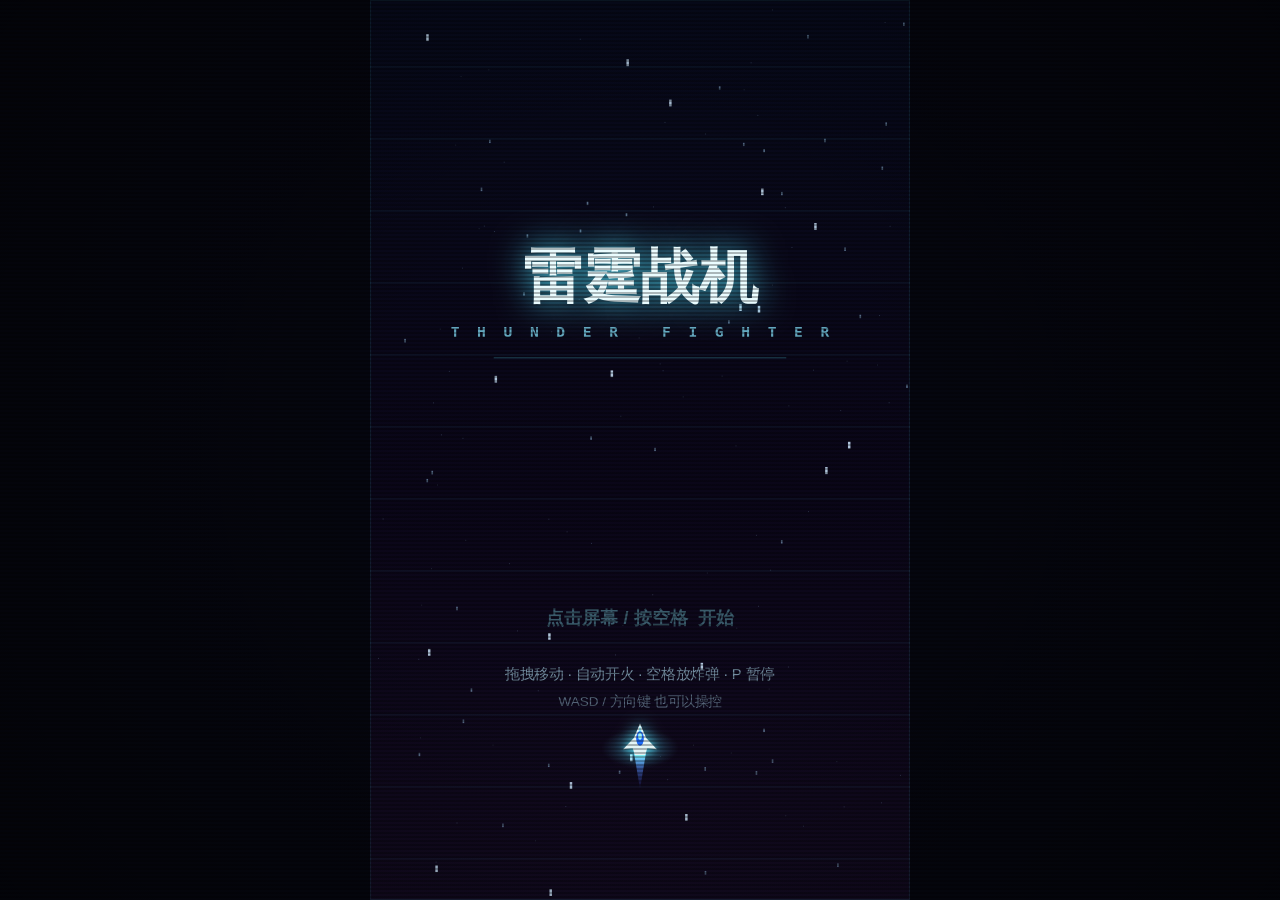
<file: thunder-fighter.html>
<!DOCTYPE html>
<html lang="zh-CN">
<head>
<meta charset="UTF-8">
<meta name="viewport" content="width=device-width,initial-scale=1,maximum-scale=1,user-scalable=no,viewport-fit=cover">
<meta name="theme-color" content="#05060f">
<title>雷霆战机 · Thunder Fighter</title>
<style>
  * { margin: 0; padding: 0; box-sizing: border-box; }
  html, body {
    width: 100%; height: 100%; overflow: hidden;
    background: #05060f;
    -webkit-tap-highlight-color: transparent;
    -webkit-user-select: none; user-select: none;
    touch-action: none; overscroll-behavior: none;
  }
  #game { display: block; width: 100vw; height: 100vh; cursor: crosshair; }
  @media (pointer: coarse) { #game { cursor: none; } }
</style>
</head>
<body>
<canvas id="game"></canvas>
<script>
/* ==========================================================================
   雷霆战机 · Thunder Fighter
   单文件 Canvas 弹幕射击 Demo — 无外部依赖、无持久化存储
   ========================================================================== */
(function () {
'use strict';

/* ------------------------------ 常量与工具 ------------------------------ */
const W = 480, H = 800;              // 逻辑世界尺寸（所有玩法坐标都在此坐标系）
const TAU = Math.PI * 2;

const rand  = (a, b) => a + Math.random() * (b - a);
const randI = (a, b) => Math.floor(rand(a, b + 1));
const pick  = arr => arr[(Math.random() * arr.length) | 0];
const clamp = (v, a, b) => (v < a ? a : v > b ? b : v);
const lerp  = (a, b, t) => a + (b - a) * t;
const hit   = (a, b) => {
  const dx = a.x - b.x, dy = a.y - b.y, r = a.r + b.r;
  return dx * dx + dy * dy < r * r;
};

/* ------------------------------ 画布与视口 ------------------------------ */
const canvas = document.getElementById('game');
const ctx = canvas.getContext('2d', { alpha: false });
const view = { s: 1, ox: 0, oy: 0, dpr: 1 };
let scanPattern = null;

function resize() {
  const dpr = Math.min(window.devicePixelRatio || 1, 2);
  const cw = window.innerWidth, ch = window.innerHeight;
  canvas.width  = Math.max(1, Math.floor(cw * dpr));
  canvas.height = Math.max(1, Math.floor(ch * dpr));
  canvas.style.width  = cw + 'px';
  canvas.style.height = ch + 'px';

  const s = Math.min(cw / W, ch / H);
  view.s  = s * dpr;
  view.ox = (canvas.width  - W * view.s) / 2;
  view.oy = (canvas.height - H * view.s) / 2;
  view.dpr = dpr;

  // 扫描线图案（设备像素空间，构建一次）
  const c = document.createElement('canvas');
  c.width = 1; c.height = 4;
  const g = c.getContext('2d');
  g.fillStyle = 'rgba(0,0,0,0.55)';
  g.fillRect(0, 0, 1, 2);
  scanPattern = ctx.createPattern(c, 'repeat');
}

function toWorld(clientX, clientY) {
  const r = canvas.getBoundingClientRect();
  return {
    x: ((clientX - r.left) * view.dpr - view.ox) / view.s,
    y: ((clientY - r.top)  * view.dpr - view.oy) / view.s
  };
}

/* ------------------------------ 精灵预渲染 ------------------------------ */
/* 用离屏画布缓存光晕，避免每帧创建渐变导致的性能塌陷 */
function makeOrb(rgb, size) {
  const c = document.createElement('canvas');
  const s = Math.ceil(size * 2);
  c.width = c.height = s;
  const g = c.getContext('2d');
  const grd = g.createRadialGradient(size, size, 0, size, size, size);
  grd.addColorStop(0.00, 'rgba(255,255,255,1)');
  grd.addColorStop(0.22, 'rgba(' + rgb + ',0.95)');
  grd.addColorStop(0.52, 'rgba(' + rgb + ',0.32)');
  grd.addColorStop(1.00, 'rgba(' + rgb + ',0)');
  g.fillStyle = grd;
  g.beginPath(); g.arc(size, size, size, 0, TAU); g.fill();
  return c;
}

const SP = {
  pBullet: makeOrb('80,240,255', 16),
  foeBullet: makeOrb('255,90,150', 14),
  foeBullet2: makeOrb('255,180,70', 14),
  spark: makeOrb('255,255,255', 20),
  nebulaA: makeOrb('70,40,170', 240),
  nebulaB: makeOrb('20,110,150', 200)
};

/* ------------------------------ 全局状态 ------------------------------ */
const game = {
  state: 'title',          // title | playing | paused | over
  t: 0,
  score: 0,
  best: 0,                 // 仅内存保存，不落盘
  wave: 0,
  waveCd: 0,
  shake: 0,
  flash: 0,
  combo: 0,
  comboTimer: 0,
  boss: null,
  started: 0
};

const player = {
  x: W / 2, y: H - 140, vx: 0, vy: 0, r: 10,
  hp: 3, maxHp: 3, lives: 3,
  weapon: 1, bombs: 2,
  invuln: 0, alive: true,
  fireCd: 0, bombCd: 0, engine: 0, tilt: 0
};

const bullets   = [];   // {x,y,vx,vy,r,foe,dmg,sprite}
const enemies   = [];   // {kind,x,y,...}
const parts     = [];   // 粒子
const powerups  = [];   // 掉落物
const texts     = [];   // 飘分
const stars     = [];   // 星场

/* ------------------------------ 输入 ------------------------------ */
const keys = new Set();
const pointer = { active: false, x: W / 2, y: H - 140, lift: 0, id: null };

window.addEventListener('keydown', e => {
  if (['ArrowUp','ArrowDown','ArrowLeft','ArrowRight','Space'].includes(e.code)) e.preventDefault();
  keys.add(e.code);

  if (e.code === 'Space' || e.code === 'Enter') {
    if (game.state === 'title') { startGame(); return; }
    if (game.state === 'over')  { startGame(); return; }
    if (game.state === 'playing') { useBomb(); return; }
  }
  if (e.code === 'KeyP' || e.code === 'Escape') {
    if (game.state === 'playing') game.state = 'paused';
    else if (game.state === 'paused') game.state = 'playing';
  }
}, { passive: false });

window.addEventListener('keyup', e => keys.delete(e.code));

canvas.addEventListener('pointerdown', e => {
  e.preventDefault();
  if (game.state === 'title' || game.state === 'over') { startGame(); return; }
  if (game.state === 'paused') { game.state = 'playing'; return; }
  pointer.active = true;
  pointer.id = e.pointerId;
  pointer.lift = e.pointerType === 'touch' ? 62 : 0;
  const p = toWorld(e.clientX, e.clientY);
  pointer.x = p.x; pointer.y = p.y;
  if (e.pointerType === 'touch') {
    // 触屏按下瞬间把机身直接吸附到手指上方，避免"从老位置慢慢飘过来"
    player.x = clamp(p.x, 16, W - 16);
    player.y = clamp(p.y - pointer.lift, 40, H - 24);
  }
  try { canvas.setPointerCapture(e.pointerId); } catch (_) {}
}, { passive: false });

canvas.addEventListener('pointermove', e => {
  if (!pointer.active || e.pointerId !== pointer.id) return;
  const p = toWorld(e.clientX, e.clientY);
  pointer.x = p.x; pointer.y = p.y;
}, { passive: false });

function releasePointer(e) {
  if (e && pointer.id !== null && e.pointerId !== pointer.id) return;
  pointer.active = false; pointer.id = null;
}
canvas.addEventListener('pointerup', releasePointer);
canvas.addEventListener('pointercancel', releasePointer);
window.addEventListener('blur', () => { keys.clear(); releasePointer(); });
document.addEventListener('visibilitychange', () => {
  if (document.hidden && game.state === 'playing') game.state = 'paused';
});

/* ------------------------------ 星场 ------------------------------ */
function buildStars() {
  stars.length = 0;
  for (let i = 0; i < 150; i++) {
    const layer = i < 90 ? 0 : i < 130 ? 1 : 2;
    stars.push({
      x: rand(0, W), y: rand(0, H),
      sp: 26 + layer * 62 + rand(0, 18),
      r: 0.7 + layer * 0.75,
      a: 0.28 + layer * 0.28
    });
  }
}

function updateStars(dt, speedMul) {
  for (const s of stars) {
    s.y += s.sp * dt * speedMul;
    if (s.y > H + 2) { s.y = -2; s.x = rand(0, W); }
  }
}

/* ------------------------------ 粒子与飘字 ------------------------------ */
function burst(x, y, n, color, speed, size, life) {
  for (let i = 0; i < n; i++) {
    const a = rand(0, TAU), v = rand(speed * 0.25, speed);
    parts.push({
      x, y,
      vx: Math.cos(a) * v, vy: Math.sin(a) * v,
      life: rand(life * 0.5, life), max: life,
      r: rand(size * 0.5, size),
      rgb: color, drag: rand(1.8, 3.4)
    });
  }
}

function ring(x, y, color, count) {
  for (let i = 0; i < count; i++) {
    const a = (i / count) * TAU;
    parts.push({
      x, y,
      vx: Math.cos(a) * 260, vy: Math.sin(a) * 260,
      life: 0.5, max: 0.5, r: 3.4, rgb: color, drag: 3.6
    });
  }
}

function popText(x, y, str, color) {
  texts.push({ x, y, str, color, life: 0.85, max: 0.85 });
}

/* ------------------------------ 敌机定义 ------------------------------ */
const ENEMY_STYLE = {
  scout:    { c: '255,95,145', r: 11, hp: 2,   score: 100 },
  weaver:   { c: '255,210,105', r: 10, hp: 3,   score: 150 },
  turret:   { c: '170,140,250', r: 15, hp: 9,   score: 320 },
  kamikaze: { c: '255,140,60', r: 11, hp: 2,   score: 180 },
  boss:     { c: '255,45,85',  r: 44, hp: 150, score: 5000 }
};

function addEnemy(kind, x, y, opts) {
  opts = opts || {};
  const st = ENEMY_STYLE[kind];
  const scale = 1 + Math.max(0, game.wave - 1) * 0.16;
  const hp = Math.max(1, Math.round(st.hp * scale));
  const e = {
    kind, x, y, x0: x,
    r: st.r, hp, maxHp: hp,
    color: st.c, score: st.score,
    vx: 0, vy: 0, t: 0,
    hitFlash: 0,
    fireCd: rand(0.7, 2.0),
    phase: rand(0, TAU),
    targetY: opts.targetY || rand(130, 270),
    dir: opts.dir || (Math.random() < 0.5 ? -1 : 1),
    enter: kind === 'boss' ? 2.0 : 0
  };
  enemies.push(e);
  return e;
}

function foeShot(x, y, ang, speed, rgb, r) {
  if (bullets.length > 420) return;
  bullets.push({
    x, y,
    vx: Math.cos(ang) * speed, vy: Math.sin(ang) * speed,
    r: r || 5, foe: true, dmg: 1,
    sprite: rgb === 'warm' ? SP.foeBullet2 : SP.foeBullet
  });
}

function foeAim(e, speed, spread, count) {
  const base = Math.atan2(player.y - e.y, player.x - e.x);
  const n = count || 1;
  for (let i = 0; i < n; i++) {
    const off = (i - (n - 1) / 2) * (spread || 0.28);
    foeShot(e.x, e.y + 8, base + off, speed, 'warm', 5.5);
  }
}

/* ------------------------------ 波次与编队 ------------------------------ */
function spawnFormation(kind, wave) {
  switch (kind) {
    case 'line':
      for (let i = 0; i < 6; i++) addEnemy('scout', 70 + i * 68, -40 - i * 6);
      break;
    case 'vee':
      for (let i = 0; i < 5; i++)
        addEnemy('scout', W / 2 + (i - 2) * 62, -46 - Math.abs(i - 2) * 46);
      break;
    case 'stream':
      for (let i = 0; i < 6; i++)
        addEnemy('weaver', rand(120, W - 120), -40 - i * 74);
      break;
    case 'pair':
      addEnemy('turret', 110, -60, { targetY: rand(140, 210) });
      addEnemy('turret', W - 110, -90, { targetY: rand(140, 210) });
      break;
  }
  if (wave >= 4 && Math.random() < 0.55) {
    for (let i = 0; i < 3; i++) addEnemy('kamikaze', rand(70, W - 70), -60 - i * 66);
  }
}

function nextWave() {
  game.wave++;
  if (game.wave % 4 === 0) { spawnBoss(); return; }
  spawnFormation(pick(['line', 'vee', 'stream', 'pair']), game.wave);
  game.waveCd = Math.max(2.4, 4.6 - game.wave * 0.22);
}

function spawnBoss() {
  const hp = Math.round(ENEMY_STYLE.boss.hp * (1 + (game.wave / 4 - 1) * 0.55));
  const b = addEnemy('boss', W / 2, -110, {});
  b.hp = b.maxHp = hp;
  b.enter = 2.2;
  b.fireCd = 1.6;
  b.spin = 0;
  game.boss = b;
  game.shake = 8;
  game.flash = 0.35;
}

/* ------------------------------ 玩家武器 ------------------------------ */
function fireWeapon() {
  const p = player;
  const lv = p.weapon;
  const speed = -700;
  const y = p.y - 14;

  const add = (dx, ang, dmg, r) => {
    bullets.push({
      x: p.x + dx, y,
      vx: Math.sin(ang) * 700, vy: Math.cos(ang) * speed,
      r: r || 3.6, foe: false, dmg: dmg || 1, sprite: SP.pBullet
    });
  };

  if (lv === 1) {
    add(0, 0, 1);
  } else if (lv === 2) {
    add(-7, 0, 1); add(7, 0, 1);
  } else if (lv === 3) {
    add(-8, 0, 1); add(8, 0, 1); add(0, 0, 1.4, 4.4);
  } else if (lv === 4) {
    add(-9, -0.10, 1); add(9, 0.10, 1);
    add(-4, 0, 1.2); add(4, 0, 1.2);
  } else {
    add(-10, -0.13, 1); add(10, 0.13, 1);
    add(-5, 0, 1.4, 4.2); add(5, 0, 1.4, 4.2);
    add(0, 0, 1.8, 5);
  }
}

function useBomb() {
  const p = player;
  if (p.bombCd > 0 || p.bombs <= 0 || !p.alive) return;
  p.bombs--;
  p.bombCd = 1.0;
  game.flash = 0.9;
  game.shake = 16;

  for (let i = bullets.length - 1; i >= 0; i--) {
    if (bullets[i].foe) {
      burst(bullets[i].x, bullets[i].y, 2, '255,200,120', 90, 2.4, 0.4);
      bullets.splice(i, 1);
    }
  }
  for (let i = enemies.length - 1; i >= 0; i--) {
    const e = enemies[i];
    damageEnemy(e, e.kind === 'boss' ? 26 : 6, true);
  }
  ring(p.x, p.y, '120,240,255', 34);
  ring(p.x, p.y, '255,255,255', 18);
}

/* ------------------------------ 伤害与掉落 ------------------------------ */
function addScore(v, x, y) {
  const mult = 1 + Math.min(4, Math.floor(game.combo / 6));
  const gained = Math.round(v * mult);
  game.score += gained;
  if (x !== undefined) popText(x, y, (mult > 1 ? 'x' + mult + ' ' : '') + gained, mult > 1 ? '255,220,120' : '180,240,255');
}

function damageEnemy(e, dmg, silent) {
  if (e.dead) return;
  e.hp -= dmg;
  e.hitFlash = 0.09;
  if (!silent) burst(e.x, e.y, 2, e.color, 110, 2.2, 0.3);

  if (e.hp <= 0) {
    e.dead = true;
    killEnemy(e);
  }
}

function killEnemy(e) {
  const isBoss = e.kind === 'boss';
  game.combo++;
  game.comboTimer = 2.2;
  addScore(e.score, e.x, e.y - 10);

  if (isBoss) {
    game.shake = 22; game.flash = 0.75; game.boss = null;
    burst(e.x, e.y, 90, '255,180,90', 420, 6, 1.1);
    burst(e.x, e.y, 50, '255,255,255', 260, 4, 0.9);
    ring(e.x, e.y, '255,90,120', 30);
    ring(e.x, e.y, '255,220,150', 22);
    for (let i = 0; i < 3; i++) dropPowerup(e.x + rand(-50, 50), e.y + rand(-30, 30));
    game.waveCd = 2.0;
  } else {
    game.shake = Math.max(game.shake, 4);
    burst(e.x, e.y, 16, e.color, 240, 3.6, 0.6);
    burst(e.x, e.y, 6, '255,255,255', 150, 2.6, 0.45);
    ring(e.x, e.y, e.color, 8);
    if (Math.random() < 0.13) dropPowerup(e.x, e.y);
  }
}

function dropPowerup(x, y) {
  const roll = Math.random();
  const type = roll < 0.58 ? 'W' : roll < 0.82 ? 'H' : 'B';
  powerups.push({ x, y, vy: 78, t: 0, r: 12, type });
}

function collectPowerup(pu) {
  const p = player;
  if (pu.type === 'W') {
    if (p.weapon < 5) { p.weapon++; popText(p.x, p.y - 26, '火力 LV' + p.weapon, '120,240,255'); }
    else { addScore(500, p.x, p.y - 26); }
  } else if (pu.type === 'H') {
    if (p.hp < p.maxHp) { p.hp++; popText(p.x, p.y - 26, '修复 +1', '120,255,170'); }
    else { addScore(500, p.x, p.y - 26); }
  } else {
    if (p.bombs < 3) { p.bombs++; popText(p.x, p.y - 26, '炸弹 +1', '255,210,120'); }
    else { addScore(500, p.x, p.y - 26); }
  }
  burst(pu.x, pu.y, 14, '160,255,255', 200, 3, 0.5);
}

function hurtPlayer() {
  const p = player;
  if (p.invuln > 0 || !p.alive) return;

  p.hp--;
  p.invuln = 1.5;
  game.shake = 12;
  game.flash = 0.3;
  game.combo = 0;
  burst(p.x, p.y, 20, '120,220,255', 240, 3.6, 0.6);

  if (p.hp <= 0) {
    p.alive = false;
    p.lives--;
    game.shake = 20; game.flash = 0.6;
    burst(p.x, p.y, 60, '120,220,255', 420, 5.5, 1.0);
    burst(p.x, p.y, 30, '255,255,255', 260, 4, 0.8);
    ring(p.x, p.y, '120,220,255', 26);
    p.weapon = Math.max(1, p.weapon - 1);

    if (p.lives <= 0) {
      setTimeout(gameOver, 700);
    } else {
      setTimeout(respawn, 900);
    }
  }
}

function respawn() {
  if (game.state !== 'playing') return;
  const p = player;
  p.alive = true;
  p.hp = p.maxHp;
  p.invuln = 2.6;
  p.x = W / 2; p.y = H - 140;
  p.vx = 0; p.vy = 0;
  pointer.active = false;
  ring(p.x, p.y, '120,240,255', 22);
}

function gameOver() {
  if (game.state !== 'playing') return;
  game.state = 'over';
  game.best = Math.max(game.best, game.score);
}

/* ------------------------------ 玩家更新 ------------------------------ */
function updatePlayer(dt) {
  const p = player;
  if (p.engine !== undefined) p.engine += dt;
  if (p.bombCd > 0) p.bombCd -= dt;
  if (!p.alive) return;

  if (p.invuln > 0) p.invuln -= dt;

  const ACC = 3000, MAXV = 430;
  let ax = 0, ay = 0;
  if (keys.has('ArrowLeft') || keys.has('KeyA')) ax -= 1;
  if (keys.has('ArrowRight') || keys.has('KeyD')) ax += 1;
  if (keys.has('ArrowUp') || keys.has('KeyW')) ay -= 1;
  if (keys.has('ArrowDown') || keys.has('KeyS')) ay += 1;

  if (ax || ay) {
    pointer.active = false;
    const m = Math.hypot(ax, ay) || 1;
    p.vx += (ax / m) * ACC * dt;
    p.vy += (ay / m) * ACC * dt;
  } else if (pointer.active) {
    const tx = clamp(pointer.x, 16, W - 16);
    const ty = clamp(pointer.y - pointer.lift, 40, H - 24);
    const k = 1 - Math.pow(0.0004, dt);
    const nx = lerp(p.x, tx, k);
    const ny = lerp(p.y, ty, k);
    p.vx = (nx - p.x) / Math.max(dt, 1e-4);
    p.vy = (ny - p.y) / Math.max(dt, 1e-4);
    p.x = nx; p.y = ny;
  } else {
    const f = Math.pow(0.0025, dt);
    p.vx *= f; p.vy *= f;
  }

  const sp = Math.hypot(p.vx, p.vy);
  if (sp > MAXV) { p.vx = p.vx / sp * MAXV; p.vy = p.vy / sp * MAXV; }

  const px = clamp(p.x + p.vx * dt, 16, W - 16);
  const py = clamp(p.y + p.vy * dt, 40, H - 24);
  if (px !== p.x + p.vx * dt) p.vx *= -0.2;
  if (py !== p.y + p.vy * dt) p.vy *= -0.2;
  p.x = px; p.y = py;

  p.tilt = lerp(p.tilt, clamp(p.vx / MAXV, -1, 1), 1 - Math.pow(0.001, dt));

  // 自动开火
  p.fireCd -= dt;
  if (p.fireCd <= 0) {
    p.fireCd = 0.098;
    fireWeapon();
    burst(p.x, p.y + 12, 1, '120,220,255', 60, 1.8, 0.2);
  }
}

/* ------------------------------ 敌人更新 ------------------------------ */
function updateBoss(e, dt) {
  e.spin += dt;

  if (e.enter > 0) {
    e.enter -= dt;
    e.y = lerp(e.y, 158, 1 - Math.pow(0.02, dt));
    return;
  }

  const ratio = e.hp / e.maxHp;
  const phase = ratio > 0.62 ? 0 : ratio > 0.3 ? 1 : 2;

  e.x = W / 2 + Math.sin(e.spin * (0.55 + phase * 0.22)) * (120 + phase * 18);
  e.y = 158 + Math.sin(e.spin * 1.25) * 16;

  e.fireCd -= dt;
  if (e.fireCd > 0) return;

  if (phase === 0) {
    e.fireCd = 1.15;
    foeAim(e, 250, 0.24, 3);
  } else if (phase === 1) {
    e.fireCd = 1.35;
    const n = 14;
    for (let i = 0; i < n; i++) {
      const a = (i / n) * TAU + e.spin * 0.8;
      foeShot(e.x, e.y, a, 185, 'pink', 5.5);
    }
  } else {
    e.fireCd = 0.14;
    const a = e.spin * 2.6;
    for (let i = 0; i < 3; i++) {
      foeShot(e.x, e.y, a + (i / 3) * TAU, 205, 'pink', 5);
    }
  }
}

function updateEnemy(e, dt) {
  e.t += dt;
  if (e.hitFlash > 0) e.hitFlash -= dt;

  switch (e.kind) {
    case 'scout': {
      e.y += (92 + game.wave * 5) * dt;
      e.x += Math.sin(e.t * 1.3 + e.phase) * 34 * dt;
      e.fireCd -= dt;
      if (e.fireCd <= 0 && e.y > 30 && e.y < H * 0.72) {
        e.fireCd = rand(1.5, 2.5);
        foeAim(e, 235, 0.2, 1);
      }
      break;
    }
    case 'weaver': {
      e.y += (175 + game.wave * 7) * dt;
      e.x = e.x0 + Math.sin(e.t * 2.3 + e.phase) * 72;
      break;
    }
    case 'turret': {
      if (e.y < e.targetY) {
        e.y += 115 * dt;
      } else {
        e.x += e.dir * 74 * dt;
        if (e.x < 58) { e.x = 58; e.dir = 1; }
        if (e.x > W - 58) { e.x = W - 58; e.dir = -1; }
        e.fireCd -= dt;
        if (e.fireCd <= 0) {
          e.fireCd = 1.45;
          foeAim(e, 210, 0.30, 3);
        }
      }
      break;
    }
    case 'kamikaze': {
      const a = Math.atan2(player.y - e.y, player.x - e.x);
      const spd = 275;
      e.vx = lerp(e.vx, Math.cos(a) * spd, 1 - Math.pow(0.12, dt));
      e.vy = lerp(e.vy, Math.sin(a) * spd, 1 - Math.pow(0.12, dt));
      e.x += e.vx * dt; e.y += e.vy * dt;
      if (Math.random() < dt * 30) burst(e.x, e.y - 6, 1, '255,150,70', 40, 1.8, 0.25);
      break;
    }
    case 'boss':
      updateBoss(e, dt);
      break;
  }
}

/* ------------------------------ 主更新 ------------------------------ */
function update(dt) {
  game.t += dt;
  game.shake = Math.max(0, game.shake - dt * 42);
  game.flash = Math.max(0, game.flash - dt * 2.6);
  if (game.comboTimer > 0) {
    game.comboTimer -= dt;
    if (game.comboTimer <= 0) game.combo = 0;
  }

  const speedMul = game.state === 'playing' ? 1 : 0.45;
  updateStars(dt, speedMul);

  // 粒子
  for (let i = parts.length - 1; i >= 0; i--) {
    const p = parts[i];
    p.life -= dt;
    if (p.life <= 0) { parts.splice(i, 1); continue; }
    const f = Math.pow(0.5, dt * p.drag);
    p.vx *= f; p.vy *= f;
    p.x += p.vx * dt; p.y += p.vy * dt;
  }

  // 飘字
  for (let i = texts.length - 1; i >= 0; i--) {
    const t = texts[i];
    t.life -= dt;
    t.y -= 42 * dt;
    if (t.life <= 0) texts.splice(i, 1);
  }

  if (game.state !== 'playing') return;

  updatePlayer(dt);

  // 波次调度
  if (!game.boss) {
    game.waveCd -= dt;
    if (game.waveCd <= 0 && enemies.length < 34) nextWave();
  }

  // 子弹
  for (let i = bullets.length - 1; i >= 0; i--) {
    const b = bullets[i];
    b.x += b.vx * dt; b.y += b.vy * dt;
    if (b.y < -30 || b.y > H + 30 || b.x < -30 || b.x > W + 30) { bullets.splice(i, 1); continue; }

    if (b.foe) {
      if (player.alive && player.invuln <= 0 && hit(b, player)) {
        bullets.splice(i, 1);
        hurtPlayer();
      }
    } else {
      for (let j = enemies.length - 1; j >= 0; j--) {
        const e = enemies[j];
        if (e.enter > 0) continue;
        if (hit(b, e)) {
          bullets.splice(i, 1);
          damageEnemy(e, b.dmg);
          break;
        }
      }
    }
  }

  // 敌机
  for (let i = enemies.length - 1; i >= 0; i--) {
    const e = enemies[i];
    updateEnemy(e, dt);

    if (e.dead) { enemies.splice(i, 1); continue; }

    if (e.kind !== 'boss') {
      if (e.y > H + 90 || e.x < -160 || e.x > W + 160) { enemies.splice(i, 1); continue; }
      if (player.alive && player.invuln <= 0 && hit(e, player)) {
        damageEnemy(e, 999);
        hurtPlayer();
        continue;
      }
    } else if (player.alive && player.invuln <= 0 && e.enter <= 0 && hit(e, player)) {
      hurtPlayer();
    }
  }

  // 掉落物
  for (let i = powerups.length - 1; i >= 0; i--) {
    const pu = powerups[i];
    pu.t += dt;
    pu.y += pu.vy * dt;
    pu.x += Math.sin(pu.t * 2.2) * 26 * dt;
    if (pu.y > H + 30) { powerups.splice(i, 1); continue; }
    if (player.alive && hit(pu, player)) {
      powerups.splice(i, 1);
      collectPowerup(pu);
    }
  }
}

/* ------------------------------ 渲染：背景 ------------------------------ */
function drawBackground() {
  const g = ctx.createLinearGradient(0, 0, 0, H);
  g.addColorStop(0, '#070a1c');
  g.addColorStop(0.55, '#0a0618');
  g.addColorStop(1, '#120a20');
  ctx.fillStyle = g;
  ctx.fillRect(0, 0, W, H);

  // 星云
  ctx.globalAlpha = 0.5;
  const offA = (game.t * 9) % (H + 520) - 260;
  const offB = (game.t * 6) % (H + 460) - 230;
  ctx.drawImage(SP.nebulaA, 60 - 240, offA - 240, 480, 480);
  ctx.drawImage(SP.nebulaB, W - 80 - 200, offB - 200, 400, 400);
  ctx.globalAlpha = 1;

  // 星点
  for (const s of stars) {
    ctx.globalAlpha = s.a;
    ctx.fillStyle = s.r > 1.6 ? '#cfe9ff' : '#8fb6d8';
    ctx.fillRect(s.x, s.y, s.r, s.r * (1 + s.sp / 90));
  }
  ctx.globalAlpha = 1;

  // 滚动网格线
  ctx.globalAlpha = 0.055;
  ctx.strokeStyle = '#5fd8ff';
  ctx.lineWidth = 1;
  const gap = 64;
  const off = (game.t * 52) % gap;
  ctx.beginPath();
  for (let y = off; y < H; y += gap) {
    ctx.moveTo(0, y); ctx.lineTo(W, y);
  }
  ctx.stroke();
  ctx.globalAlpha = 1;
}

/* ------------------------------ 渲染：玩家 ------------------------------ */
function drawPlayer() {
  const p = player;
  if (!p.alive) return;

  const blink = p.invuln > 0 && Math.floor(p.invuln * 18) % 2 === 0;
  ctx.save();
  ctx.translate(p.x, p.y);
  ctx.rotate(p.tilt * 0.16);
  if (blink) ctx.globalAlpha = 0.32;

  // 引擎尾焰
  const f = 14 + Math.sin(p.engine * 34) * 5;
  ctx.globalCompositeOperation = 'lighter';
  const fg = ctx.createLinearGradient(0, 8, 0, 8 + f * 2.4);
  fg.addColorStop(0, 'rgba(150,245,255,0.95)');
  fg.addColorStop(0.4, 'rgba(80,160,255,0.55)');
  fg.addColorStop(1, 'rgba(60,90,255,0)');
  ctx.fillStyle = fg;
  ctx.beginPath();
  ctx.moveTo(-5.5, 8); ctx.lineTo(5.5, 8); ctx.lineTo(0, 8 + f * 2.4);
  ctx.closePath(); ctx.fill();

  // 侧翼光晕
  ctx.globalAlpha = (blink ? 0.32 : 1) * 0.5;
  ctx.drawImage(SP.pBullet, -34, -12, 68, 34);
  ctx.globalCompositeOperation = 'source-over';
  ctx.globalAlpha = blink ? 0.32 : 1;

  // 机身
  ctx.shadowColor = 'rgba(90,235,255,0.95)';
  ctx.shadowBlur = 16;
  ctx.fillStyle = '#eafcff';
  ctx.beginPath();
  ctx.moveTo(0, -17);
  ctx.lineTo(5.5, -4);
  ctx.lineTo(15, 6);
  ctx.lineTo(6.5, 5);
  ctx.lineTo(4.5, 11);
  ctx.lineTo(-4.5, 11);
  ctx.lineTo(-6.5, 5);
  ctx.lineTo(-15, 6);
  ctx.lineTo(-5.5, -4);
  ctx.closePath();
  ctx.fill();
  ctx.shadowBlur = 0;

  // 机身高光
  ctx.fillStyle = 'rgba(120,240,255,0.9)';
  ctx.beginPath();
  ctx.moveTo(0, -15); ctx.lineTo(3, -2); ctx.lineTo(-3, -2);
  ctx.closePath(); ctx.fill();

  // 驾驶舱
  ctx.fillStyle = '#1f6dff';
  ctx.beginPath(); ctx.ellipse(0, -3.5, 3.4, 6.4, 0, 0, TAU); ctx.fill();
  ctx.fillStyle = '#9ff8ff';
  ctx.beginPath(); ctx.ellipse(0, -5.5, 1.7, 3.1, 0, 0, TAU); ctx.fill();

  // 无敌护盾
  if (p.invuln > 0) {
    ctx.globalCompositeOperation = 'lighter';
    const a = 0.20 + Math.sin(game.t * 16) * 0.10;
    ctx.strokeStyle = 'rgba(120,240,255,' + a.toFixed(3) + ')';
    ctx.lineWidth = 2;
    ctx.beginPath(); ctx.arc(0, 0, 24, 0, TAU); ctx.stroke();
    ctx.strokeStyle = 'rgba(255,255,255,' + (a * 0.6).toFixed(3) + ')';
    ctx.beginPath(); ctx.arc(0, 0, 28, 0, TAU); ctx.stroke();
    ctx.globalCompositeOperation = 'source-over';
  }

  ctx.restore();
}

/* ------------------------------ 渲染：敌机 ------------------------------ */
function enemyPath(kind) {
  ctx.beginPath();
  if (kind === 'turret') {
    ctx.moveTo(0, 18);  ctx.lineTo(13, 8);   ctx.lineTo(19, -6);
    ctx.lineTo(9, -14); ctx.lineTo(0, -8);   ctx.lineTo(-9, -14);
    ctx.lineTo(-19, -6);ctx.lineTo(-13, 8);
  } else if (kind === 'weaver') {
    ctx.moveTo(0, 14);  ctx.lineTo(13, -1);  ctx.lineTo(5, -12);
    ctx.lineTo(0, -6);  ctx.lineTo(-5, -12); ctx.lineTo(-13, -1);
  } else {
    ctx.moveTo(0, 13);  ctx.lineTo(11, -3);  ctx.lineTo(5, -11);
    ctx.lineTo(0, -5);  ctx.lineTo(-5, -11); ctx.lineTo(-11, -3);
  }
  ctx.closePath();
}

function drawEnemy(e) {
  const flash = e.hitFlash > 0;

  if (e.kind === 'boss') { drawBoss(e, flash); return; }

  ctx.save();
  ctx.translate(e.x, e.y);
  const tilt = e.kind === 'weaver' ? Math.cos(e.t * 2.3 + e.phase) * 0.34 : 0;
  ctx.rotate(tilt);

  ctx.shadowColor = 'rgba(' + e.color + ',0.9)';
  ctx.shadowBlur = flash ? 26 : 12;
  ctx.fillStyle = flash ? '#ffffff' : 'rgba(' + e.color + ',0.95)';
  enemyPath(e.kind);
  ctx.fill();

  ctx.shadowBlur = 0;
  ctx.fillStyle = flash ? '#ffffff' : 'rgba(10,8,22,0.72)';
  ctx.beginPath();
  if (e.kind === 'turret') {
    ctx.arc(0, 0, 6, 0, TAU);
  } else {
    ctx.moveTo(0, 9); ctx.lineTo(3.6, -2); ctx.lineTo(-3.6, -2);
    ctx.closePath();
  }
  ctx.fill();

  if (!flash) {
    ctx.fillStyle = 'rgba(255,255,255,0.85)';
    ctx.beginPath(); ctx.arc(0, e.kind === 'turret' ? 0 : 2, 2, 0, TAU); ctx.fill();
  }

  // 小血条
  if (e.hp < e.maxHp) {
    const w = e.r * 2.2, h = 2.6;
    const x = -w / 2, y = -e.r - 9;
    ctx.fillStyle = 'rgba(0,0,0,0.55)';
    ctx.fillRect(x, y, w, h);
    ctx.fillStyle = 'rgba(' + e.color + ',0.95)';
    ctx.fillRect(x, y, w * (e.hp / e.maxHp), h);
  }

  ctx.restore();
}

function drawBoss(e, flash) {
  ctx.save();
  ctx.translate(e.x, e.y);
  const pulse = 1 + Math.sin(e.t * 3) * 0.02;
  ctx.scale(pulse, pulse);

  ctx.shadowColor = 'rgba(255,45,85,0.95)';
  ctx.shadowBlur = flash ? 40 : 22;

  // 外壳
  ctx.fillStyle = flash ? '#ffffff' : '#2a0a1c';
  ctx.beginPath();
  ctx.moveTo(0, 46);   ctx.lineTo(34, 26);  ctx.lineTo(56, -6);
  ctx.lineTo(40, -34); ctx.lineTo(14, -24); ctx.lineTo(0, -34);
  ctx.lineTo(-14, -24);ctx.lineTo(-40, -34);ctx.lineTo(-56, -6);
  ctx.lineTo(-34, 26);
  ctx.closePath();
  ctx.fill();

  // 装甲板
  ctx.shadowBlur = 0;
  ctx.fillStyle = flash ? '#ffffff' : 'rgba(255,45,85,0.85)';
  ctx.beginPath();
  ctx.moveTo(0, 36);   ctx.lineTo(26, 18);  ctx.lineTo(40, -8);
  ctx.lineTo(26, -26); ctx.lineTo(0, -18);  ctx.lineTo(-26, -26);
  ctx.lineTo(-40, -8); ctx.lineTo(-26, 18);
  ctx.closePath();
  ctx.fill();

  // 核心
  ctx.globalCompositeOperation = 'lighter';
  const cs = 26 + Math.sin(e.t * 6) * 4;
  ctx.drawImage(SP.spark, -cs, -cs, cs * 2, cs * 2);
  ctx.globalCompositeOperation = 'source-over';

  ctx.fillStyle = '#ffe6ee';
  ctx.beginPath(); ctx.ellipse(0, 2, 11, 15, 0, 0, TAU); ctx.fill();
  ctx.fillStyle = '#ff2d55';
  ctx.beginPath(); ctx.ellipse(0, 2, 6, 9, 0, 0, TAU); ctx.fill();

  // 炮口
  ctx.fillStyle = '#ffd166';
  for (const sx of [-44, 44]) {
    ctx.beginPath(); ctx.arc(sx, 4, 5, 0, TAU); ctx.fill();
  }
  ctx.restore();

  // 首领血条
  if (e.enter <= 0) {
    const w = 300, x = (W - w) / 2, y = 22;
    ctx.fillStyle = 'rgba(0,0,0,0.55)';
    ctx.fillRect(x - 2, y - 2, w + 4, 12);
    const grd = ctx.createLinearGradient(x, 0, x + w, 0);
    grd.addColorStop(0, '#ff2d55');
    grd.addColorStop(1, '#ffb347');
    ctx.fillStyle = grd;
    ctx.fillRect(x, y, w * clamp(e.hp / e.maxHp, 0, 1), 8);
    ctx.strokeStyle = 'rgba(255,255,255,0.35)';
    ctx.lineWidth = 1;
    ctx.strokeRect(x - 2.5, y - 2.5, w + 5, 13);
  }
}

/* ------------------------------ 渲染：子弹/粒子/掉落 ------------------------------ */
function drawBullets() {
  ctx.globalCompositeOperation = 'lighter';
  for (const b of bullets) {
    const w = b.r * 4.4, h = b.foe ? b.r * 4.4 : b.r * 6.2;
    ctx.drawImage(b.sprite, b.x - w / 2, b.y - h / 2, w, h);
  }
  ctx.globalCompositeOperation = 'source-over';
}

function drawParticles() {
  ctx.globalCompositeOperation = 'lighter';
  for (const p of parts) {
    const k = clamp(p.life / p.max, 0, 1);
    const s = p.r * 5 * (0.4 + k * 0.6);
    ctx.globalAlpha = k;
    ctx.drawImage(SP.spark, p.x - s, p.y - s, s * 2, s * 2);
    ctx.globalAlpha = 1;
  }
  ctx.globalCompositeOperation = 'source-over';
}

function drawPowerups() {
  const COLORS = { W: '90,240,255', H: '90,255,170', B: '255,200,90' };
  const LABEL  = { W: '火', H: '修', B: '弹' };
  for (const pu of powerups) {
    const c = COLORS[pu.type];
    const pulse = 1 + Math.sin(pu.t * 5) * 0.12;
    ctx.globalCompositeOperation = 'lighter';
    const s = pu.r * 2.6 * pulse;
    ctx.drawImage(SP.spark, pu.x - s, pu.y - s, s * 2, s * 2);
    ctx.globalCompositeOperation = 'source-over';

    ctx.save();
    ctx.translate(pu.x, pu.y);
    ctx.rotate(Math.sin(pu.t * 2) * 0.3);
    ctx.strokeStyle = 'rgba(' + c + ',1)';
    ctx.lineWidth = 2;
    ctx.shadowColor = 'rgba(' + c + ',1)';
    ctx.shadowBlur = 12;
    ctx.beginPath();
    ctx.moveTo(0, -pu.r); ctx.lineTo(pu.r, 0);
    ctx.lineTo(0, pu.r);  ctx.lineTo(-pu.r, 0);
    ctx.closePath();
    ctx.stroke();
    ctx.shadowBlur = 0;
    ctx.fillStyle = 'rgba(' + c + ',0.22)';
    ctx.fill();

    ctx.fillStyle = '#ffffff';
    ctx.font = 'bold 11px "PingFang SC","Microsoft YaHei",sans-serif';
    ctx.textAlign = 'center';
    ctx.textBaseline = 'middle';
    ctx.fillText(LABEL[pu.type], 0, 0.5);
    ctx.restore();
  }
}

function drawTexts() {
  ctx.textAlign = 'center';
  ctx.textBaseline = 'middle';
  for (const t of texts) {
    const k = clamp(t.life / t.max, 0, 1);
    ctx.globalAlpha = k;
    ctx.font = 'bold 15px "PingFang SC","Microsoft YaHei",sans-serif';
    ctx.fillStyle = 'rgba(' + t.color + ',1)';
    ctx.shadowColor = 'rgba(' + t.color + ',0.9)';
    ctx.shadowBlur = 10;
    ctx.fillText(t.str, t.x, t.y);
    ctx.shadowBlur = 0;
    ctx.globalAlpha = 1;
  }
}

/* ------------------------------ 渲染：HUD ------------------------------ */
function drawHUD() {
  const p = player;

  // 顶部渐隐条
  const g = ctx.createLinearGradient(0, 0, 0, 70);
  g.addColorStop(0, 'rgba(4,6,16,0.85)');
  g.addColorStop(1, 'rgba(4,6,16,0)');
  ctx.fillStyle = g;
  ctx.fillRect(0, 0, W, 70);

  // 分数
  ctx.textAlign = 'left';
  ctx.textBaseline = 'top';
  ctx.font = 'bold 26px "DIN Alternate","Menlo",monospace';
  ctx.fillStyle = '#eafcff';
  ctx.shadowColor = 'rgba(90,235,255,0.9)';
  ctx.shadowBlur = 12;
  ctx.fillText(String(game.score).padStart(6, '0'), 16, 14);
  ctx.shadowBlur = 0;

  ctx.font = 'bold 10px "PingFang SC",sans-serif';
  ctx.fillStyle = 'rgba(150,200,225,0.8)';
  ctx.fillText('SCORE', 17, 44);

  // 连击
  if (game.combo > 1) {
    const mult = 1 + Math.min(4, Math.floor(game.combo / 6));
    ctx.textAlign = 'center';
    ctx.font = 'bold 14px "PingFang SC",sans-serif';
    ctx.fillStyle = 'rgba(255,215,120,0.95)';
    ctx.shadowColor = 'rgba(255,190,90,0.9)';
    ctx.shadowBlur = 10;
    ctx.fillText('连击 ' + game.combo + (mult > 1 ? '  x' + mult : ''), W / 2, 18);
    ctx.shadowBlur = 0;
  }

  // 生命（右上）
  ctx.textAlign = 'right';
  ctx.textBaseline = 'top';
  for (let i = 0; i < 3; i++) {
    const x = W - 18 - i * 20, y = 18;
    const on = i < p.lives;
    ctx.save();
    ctx.translate(x, y);
    ctx.beginPath();
    ctx.moveTo(0, 7); ctx.lineTo(6.5, -1); ctx.lineTo(3, -8);
    ctx.lineTo(0, -3); ctx.lineTo(-3, -8); ctx.lineTo(-6.5, -1);
    ctx.closePath();
    if (on) {
      ctx.fillStyle = '#7ff6ff';
      ctx.shadowColor = 'rgba(90,235,255,0.9)';
      ctx.shadowBlur = 10;
      ctx.fill();
    } else {
      ctx.strokeStyle = 'rgba(120,180,200,0.35)';
      ctx.lineWidth = 1.4;
      ctx.stroke();
    }
    ctx.restore();
  }

  // 血量条
  ctx.shadowBlur = 0;
  const barW = 118, barX = W - 18 - barW, barY = 40;
  ctx.fillStyle = 'rgba(255,255,255,0.12)';
  ctx.fillRect(barX, barY, barW, 5);
  ctx.fillStyle = p.hp > 1 ? 'rgba(120,240,255,0.95)' : 'rgba(255,110,140,0.95)';
  ctx.fillRect(barX, barY, barW * (p.hp / p.maxHp), 5);

  // 火力等级
  ctx.textAlign = 'left';
  ctx.textBaseline = 'middle';
  ctx.font = 'bold 10px "PingFang SC",sans-serif';
  ctx.fillStyle = 'rgba(150,200,225,0.8)';
  ctx.fillText('POWER', 17, H - 30);
  for (let i = 0; i < 5; i++) {
    const x = 66 + i * 13, y = H - 30;
    const on = i < p.weapon;
    ctx.fillStyle = on ? 'rgba(120,240,255,0.95)' : 'rgba(255,255,255,0.12)';
    ctx.fillRect(x, y - 4, 9, 8);
  }

  // 炸弹
  ctx.textAlign = 'right';
  ctx.fillStyle = 'rgba(150,200,225,0.8)';
  ctx.fillText('BOMB', W - 18, H - 30);
  for (let i = 0; i < 3; i++) {
    const x = W - 60 + i * 16, y = H - 30;
    const on = i < p.bombs;
    ctx.beginPath();
    ctx.arc(x, y, 4.5, 0, TAU);
    ctx.fillStyle = on ? 'rgba(255,205,110,0.95)' : 'rgba(255,255,255,0.12)';
    ctx.fill();
  }

  // 波次
  ctx.textAlign = 'center';
  ctx.font = 'bold 11px "PingFang SC",sans-serif';
  ctx.fillStyle = 'rgba(140,190,215,0.75)';
  ctx.fillText('WAVE ' + Math.max(1, game.wave), W / 2, H - 30);
}

/* ------------------------------ 渲染：覆盖层 ------------------------------ */
function drawTitle() {
  const t = game.t;

  ctx.textAlign = 'center';
  ctx.textBaseline = 'middle';

  const y = 250;
  ctx.save();
  ctx.font = 'bold 52px "PingFang SC","Microsoft YaHei",sans-serif';
  ctx.shadowColor = 'rgba(80,230,255,0.95)';
  ctx.shadowBlur = 30 + Math.sin(t * 2.4) * 10;
  ctx.fillStyle = '#eafcff';
  ctx.fillText('雷霆战机', W / 2, y);
  ctx.shadowBlur = 0;
  ctx.restore();

  ctx.font = 'bold 13px "Menlo",monospace';
  ctx.fillStyle = 'rgba(130,220,245,0.75)';
  ctx.fillText('T  H  U  N  D  E  R     F  I  G  H  T  E  R', W / 2, y + 46);

  // 装饰线
  ctx.strokeStyle = 'rgba(90,235,255,0.35)';
  ctx.lineWidth = 1;
  ctx.beginPath();
  ctx.moveTo(W / 2 - 130, y + 68); ctx.lineTo(W / 2 + 130, y + 68);
  ctx.stroke();

  // 提示
  const a = 0.55 + Math.sin(t * 3.2) * 0.4;
  ctx.globalAlpha = a;
  ctx.font = 'bold 16px "PingFang SC",sans-serif';
  ctx.fillStyle = '#8ff3ff';
  ctx.fillText('点击屏幕 / 按空格  开始', W / 2, H - 250);
  ctx.globalAlpha = 1;

  ctx.font = '13px "PingFang SC",sans-serif';
  ctx.fillStyle = 'rgba(160,200,220,0.7)';
  ctx.fillText('拖拽移动 · 自动开火 · 空格放炸弹 · P 暂停', W / 2, H - 200);

  ctx.fillStyle = 'rgba(160,200,220,0.5)';
  ctx.font = '12px "PingFang SC",sans-serif';
  ctx.fillText('WASD / 方向键 也可以操控', W / 2, H - 176);

  if (game.best > 0) {
    ctx.fillStyle = 'rgba(255,215,120,0.9)';
    ctx.font = 'bold 14px "PingFang SC",sans-serif';
    ctx.fillText('本次最高 ' + game.best, W / 2, H - 130);
  }
}

function drawOver() {
  ctx.fillStyle = 'rgba(4,6,16,0.72)';
  ctx.fillRect(0, 0, W, H);

  ctx.textAlign = 'center';
  ctx.textBaseline = 'middle';

  ctx.save();
  ctx.font = 'bold 44px "PingFang SC","Microsoft YaHei",sans-serif';
  ctx.shadowColor = 'rgba(255,70,110,0.9)';
  ctx.shadowBlur = 26;
  ctx.fillStyle = '#ffe9ef';
  ctx.fillText('任 务 失 败', W / 2, 250);
  ctx.restore();

  ctx.font = 'bold 13px "Menlo",monospace';
  ctx.fillStyle = 'rgba(255,140,170,0.8)';
  ctx.fillText('G  A  M  E     O  V  E  R', W / 2, 296);

  ctx.font = 'bold 40px "DIN Alternate","Menlo",monospace';
  ctx.fillStyle = '#eafcff';
  ctx.shadowColor = 'rgba(90,235,255,0.9)';
  ctx.shadowBlur = 16;
  ctx.fillText(String(game.score), W / 2, 386);
  ctx.shadowBlur = 0;

  ctx.font = 'bold 12px "PingFang SC",sans-serif';
  ctx.fillStyle = 'rgba(150,200,225,0.8)';
  ctx.fillText('最终得分', W / 2, 420);

  ctx.font = 'bold 15px "PingFang SC",sans-serif';
  ctx.fillStyle = 'rgba(255,215,120,0.95)';
  ctx.fillText('最高分  ' + game.best, W / 2, 462);

  ctx.font = 'bold 14px "PingFang SC",sans-serif';
  ctx.fillStyle = 'rgba(160,205,225,0.85)';
  ctx.fillText('抵达  WAVE ' + Math.max(1, game.wave), W / 2, 496);

  const a = 0.5 + Math.sin(game.t * 3.2) * 0.45;
  ctx.globalAlpha = a;
  ctx.font = 'bold 16px "PingFang SC",sans-serif';
  ctx.fillStyle = '#8ff3ff';
  ctx.fillText('点击 / 空格  再来一局', W / 2, 590);
  ctx.globalAlpha = 1;
}

function drawPaused() {
  ctx.fillStyle = 'rgba(4,6,16,0.68)';
  ctx.fillRect(0, 0, W, H);
  ctx.textAlign = 'center';
  ctx.textBaseline = 'middle';
  ctx.font = 'bold 36px "PingFang SC","Microsoft YaHei",sans-serif';
  ctx.fillStyle = '#eafcff';
  ctx.shadowColor = 'rgba(90,235,255,0.9)';
  ctx.shadowBlur = 20;
  ctx.fillText('已 暂 停', W / 2, H / 2 - 16);
  ctx.shadowBlur = 0;
  ctx.font = '14px "PingFang SC",sans-serif';
  ctx.fillStyle = 'rgba(160,205,225,0.85)';
  ctx.fillText('按 P / ESC 继续', W / 2, H / 2 + 34);
}

/* ------------------------------ 主渲染 ------------------------------ */
function render() {
  // 清屏（设备空间）
  ctx.setTransform(1, 0, 0, 1, 0, 0);
  ctx.fillStyle = '#05060f';
  ctx.fillRect(0, 0, canvas.width, canvas.height);

  // 世界变换（含震屏）
  const sh = game.shake;
  const sx = sh ? rand(-sh, sh) : 0;
  const sy = sh ? rand(-sh, sh) : 0;
  ctx.setTransform(view.s, 0, 0, view.s, view.ox + sx * view.dpr, view.oy + sy * view.dpr);

  ctx.save();
  ctx.beginPath();
  ctx.rect(-40, -40, W + 80, H + 80);
  ctx.clip();

  drawBackground();

  // 掉落物在敌机之下
  drawPowerups();

  for (const e of enemies) drawEnemy(e);

  drawBullets();
  drawParticles();
  drawPlayer();
  drawTexts();

  ctx.restore();

  // 世界边框光
  ctx.setTransform(view.s, 0, 0, view.s, view.ox, view.oy);
  ctx.strokeStyle = 'rgba(90,235,255,0.10)';
  ctx.lineWidth = 1;
  ctx.strokeRect(0.5, 0.5, W - 1, H - 1);

  // 覆盖层与 HUD
  if (game.state === 'playing' || game.state === 'paused') drawHUD();
  if (game.state === 'title')  drawTitle();
  if (game.state === 'over')   drawOver();
  if (game.state === 'paused') drawPaused();

  // 白闪
  if (game.flash > 0) {
    ctx.setTransform(1, 0, 0, 1, 0, 0);
    ctx.globalCompositeOperation = 'lighter';
    ctx.fillStyle = 'rgba(150,220,255,' + (game.flash * 0.55).toFixed(3) + ')';
    ctx.fillRect(0, 0, canvas.width, canvas.height);
    ctx.globalCompositeOperation = 'source-over';
  }

  // CRT 扫描线 + 暗角
  ctx.setTransform(1, 0, 0, 1, 0, 0);
  if (scanPattern) {
    ctx.globalAlpha = 0.5;
    ctx.fillStyle = scanPattern;
    ctx.fillRect(0, 0, canvas.width, canvas.height);
    ctx.globalAlpha = 1;
  }
  const vg = ctx.createRadialGradient(
    canvas.width / 2, canvas.height / 2, Math.min(canvas.width, canvas.height) * 0.28,
    canvas.width / 2, canvas.height / 2, Math.max(canvas.width, canvas.height) * 0.78
  );
  vg.addColorStop(0, 'rgba(0,0,0,0)');
  vg.addColorStop(1, 'rgba(0,0,0,0.55)');
  ctx.fillStyle = vg;
  ctx.fillRect(0, 0, canvas.width, canvas.height);
}

/* ------------------------------ 生命周期 ------------------------------ */
function startGame() {
  bullets.length = 0;
  enemies.length = 0;
  parts.length = 0;
  powerups.length = 0;
  texts.length = 0;

  game.state = 'playing';
  game.score = 0;
  game.wave = 0;
  game.waveCd = 1.2;
  game.shake = 0;
  game.flash = 0;
  game.combo = 0;
  game.comboTimer = 0;
  game.boss = null;
  game.started = game.t;

  player.x = W / 2; player.y = H - 140;
  player.vx = 0; player.vy = 0;
  player.hp = player.maxHp;
  player.lives = 3;
  player.weapon = 1;
  player.bombs = 2;
  player.invuln = 2.2;
  player.alive = true;
  player.fireCd = 0;
  player.bombCd = 0;
  player.tilt = 0;

  pointer.active = false;
  ring(player.x, player.y, '120,240,255', 20);
}

let last = performance.now();
let acc = 0;

function frame(now) {
  const raw = (now - last) / 1000;
  last = now;
  const dt = Math.min(raw, 1 / 24);   // 掉帧保护，避免穿模
  acc += dt;

  update(dt);
  render();

  requestAnimationFrame(frame);
}

/* ------------------------------ 启动 ------------------------------ */
window.addEventListener('resize', resize);
window.addEventListener('orientationchange', () => setTimeout(resize, 120));

resize();
buildStars();
requestAnimationFrame(frame);

})();
</script>
</body>
</html>
</file>
<file: tokens.css>
/* Hallmark · tokens for 当场玩 arcade hub · theme: Plume */

:root,
[data-theme="plume"] {
  --color-paper: oklch(96% 0.020 70);
  --color-paper-2: oklch(94% 0.026 70);
  --color-paper-3: oklch(91% 0.030 70);
  --color-rule: oklch(82% 0.022 70);
  --color-rule-2: oklch(70% 0.024 70);
  --color-muted: oklch(50% 0.022 60);
  --color-neutral: oklch(36% 0.020 55);
  --color-ink-2: oklch(30% 0.018 55);
  --color-ink: oklch(22% 0.015 50);
  --color-accent: oklch(58% 0.130 18);
  --color-accent-ink: oklch(96% 0.020 70);
  --color-focus: oklch(58% 0.130 18);
  --color-shadow: oklch(45% 0.10 18 / 0.16);

  --art-fighter-sky: oklch(18% 0.04 280);
  --art-fighter-mid: oklch(28% 0.06 280);
  --art-fighter-ship: oklch(78% 0.14 18);
  --art-fighter-shot: oklch(86% 0.12 85);
  --art-fish-sky: oklch(32% 0.05 230);
  --art-fish-water: oklch(42% 0.07 230);
  --art-fish-dock: oklch(24% 0.03 70);
  --art-fish-bobber: oklch(62% 0.16 25);
  --art-ostrich-sky: oklch(22% 0.05 250);
  --art-ostrich-sun: oklch(78% 0.13 55);
  --art-ostrich-road: oklch(38% 0.07 220);
  --art-ostrich-body: oklch(92% 0.02 90);
  --art-ostrich-beak: oklch(78% 0.14 70);
  --art-ostrich-wheel: oklch(62% 0.10 190);

  --art-devour-sky: oklch(82% 0.05 230);
  --art-devour-sea: oklch(36% 0.08 240);
  --art-devour-sun: oklch(83% 0.13 75);
  --art-devour-fish-1: oklch(86% 0.07 160);
  --art-devour-fish-2: oklch(90% 0.06 90);
  --art-devour-fish-3: oklch(78% 0.12 18);

  --art-maze-paper: oklch(96% 0.035 90);
  --art-maze-grid: oklch(80% 0.035 225 / 0.42);
  --art-maze-ink: oklch(26% 0.025 55);
  --art-maze-heart: oklch(58% 0.19 25);

  --font-display: "Geist", ui-sans-serif, system-ui, sans-serif;
  --font-body: "Geist", ui-sans-serif, system-ui, sans-serif;
  --font-serif: "Newsreader", ui-serif, Georgia, serif;
  --font-label: "Geist", ui-sans-serif, system-ui, sans-serif;

  --display-weight: 700;
  --display-style: normal;

  --text-xs: 0.75rem;
  --text-sm: 0.875rem;
  --text-base: 1rem;
  --text-md: 1.125rem;
  --text-lg: 1.375rem;
  --text-xl: 1.75rem;
  --text-2xl: 2.25rem;
  --text-3xl: 2.75rem;
  --text-display: clamp(2.75rem, 5.0vw + 0.75rem, 5.0rem);
  --text-display-s: clamp(2rem, 3vw + 0.5rem, 3rem);

  --lh-tight: 1.02;
  --lh-snug: 1.18;
  --lh-normal: 1.45;
  --lh-relaxed: 1.6;

  --tracking-display: -0.025em;
  --tracking-tight: -0.012em;
  --tracking-normal: 0;
  --tracking-label: 0.06em;

  --space-3xs: 0.125rem;
  --space-2xs: 0.25rem;
  --space-xs: 0.5rem;
  --space-sm: 0.75rem;
  --space-md: 1rem;
  --space-lg: 1.5rem;
  --space-xl: 2.5rem;
  --space-2xl: 4rem;
  --space-3xl: 6.5rem;
  --space-4xl: 10rem;

  --section-gap: 6rem;
  --section-head-gap: 1.5rem;
  --page-max: 76rem;
  --page-gutter: clamp(1.25rem, 4vw, 3rem);
  --measure: 62ch;
  --rule-hair: 0.5px;
  --rule-fine: 1px;

  --radius-card: 14px;
  --radius-pill: 999px;
  --radius-input: 10px;
  --rule-card: 1px;
  --shadow-card: 0 10px 28px -12px oklch(45% 0.10 18 / 0.16);

  --glass-fill: oklch(96% 0.020 70 / 0.46);
  --glass-fill-strong: oklch(96% 0.020 70 / 0.64);
  --glass-stroke: oklch(100% 0.012 70 / 0.62);
  --glass-stroke-inner: oklch(100% 0.008 70 / 0.34);
  --glass-blur: 18px;
  --glass-sat: 140%;
  --glass-shadow: 0 10px 36px -16px oklch(22% 0.015 50 / 0.18);

  --ease-out: cubic-bezier(0.16, 1, 0.3, 1);
  --ease-in: cubic-bezier(0.7, 0, 0.84, 0);
  --ease-in-out: cubic-bezier(0.65, 0, 0.35, 1);
  --dur-micro: 120ms;
  --dur-short: 220ms;
  --dur-long: 420ms;

  --z-base: 1;
  --z-raised: 10;
  --z-sticky-nav: 300;
  --z-modal: 400;
  --banner-height: 56px;
}
</file>
